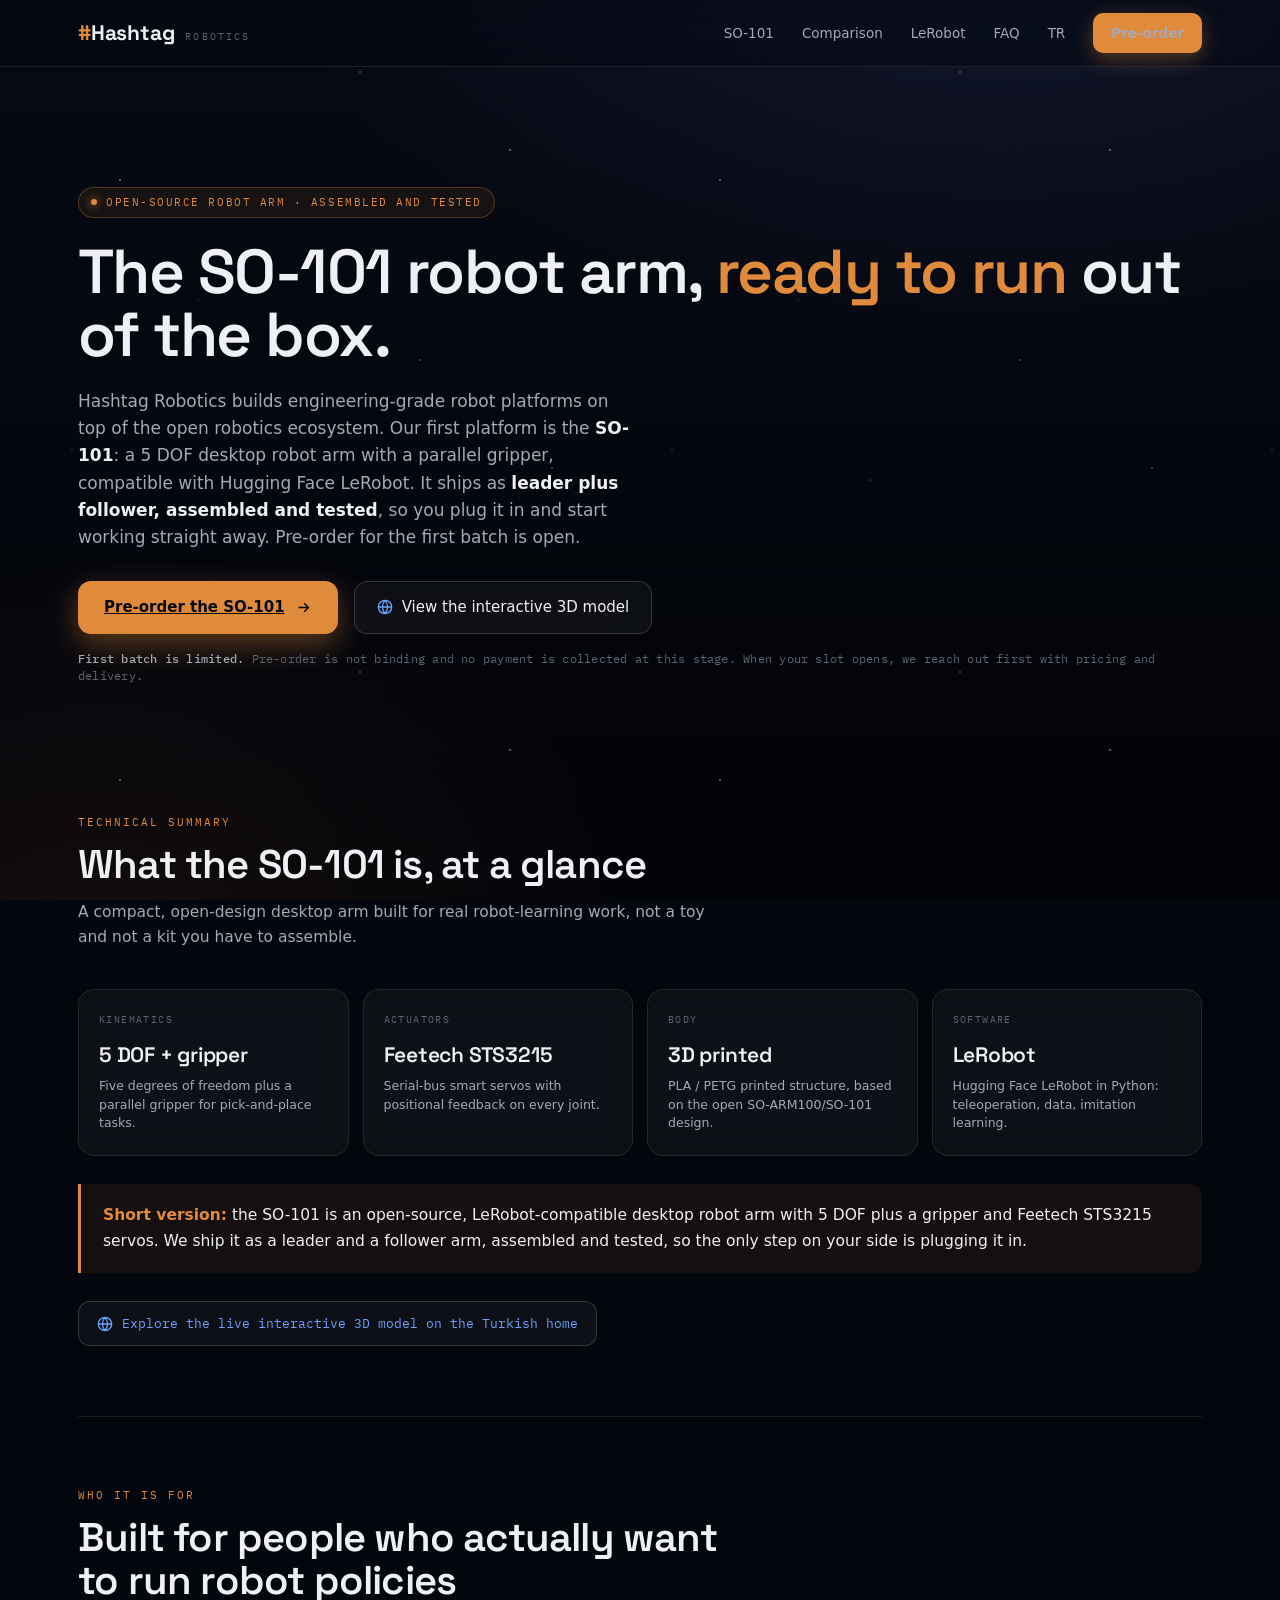
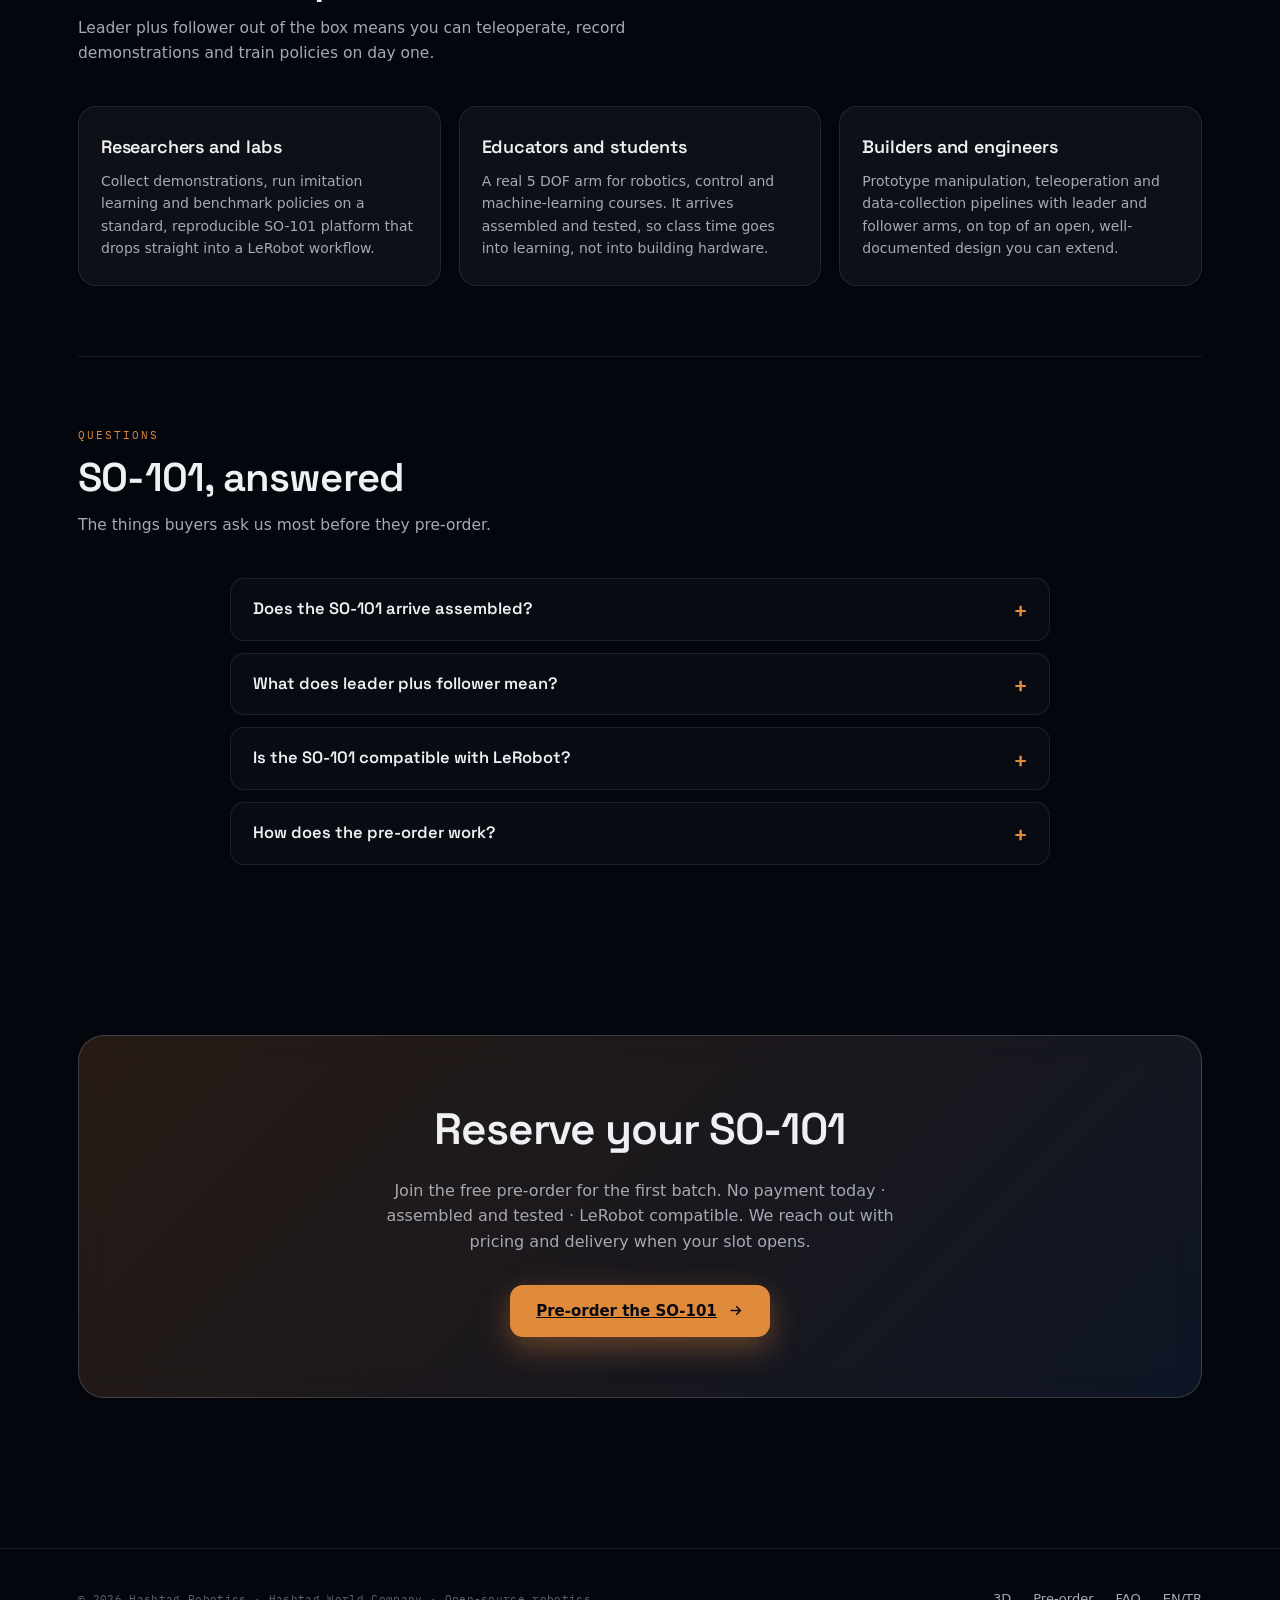
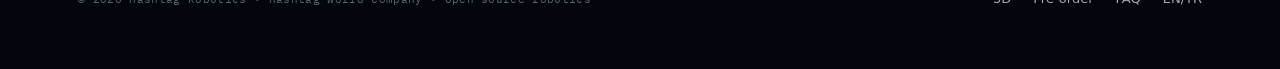
<file: en/index.html>
<!DOCTYPE html>
<html lang="en">
<head>
<meta charset="UTF-8" />
<meta name="viewport" content="width=device-width, initial-scale=1.0" />
<title>SO-101 Open-Source Robot Arm · Assembled, LeRobot-Compatible | Hashtag Robotics</title>
<meta name="description" content="Buy the SO-101 open-source robot arm, assembled and tested, ready to run. 5 DOF plus parallel gripper, Feetech STS3215 servos, Hugging Face LeRobot compatible. Leader plus follower. Free pre-order, no payment." />
<meta name="keywords" content="SO-101 robot arm, buy SO-101, SO-101 open-source robot arm, LeRobot arm, SO-ARM100, SO-ARM101, assembled robot arm, teleoperation robot arm, imitation learning arm, Hugging Face LeRobot, robotics education, Hashtag Robotics" />
<meta name="author" content="Hashtag Robotics" />
<meta name="robots" content="index, follow, max-image-preview:large" />
<meta name="theme-color" content="#0a0b0e" />
<link rel="canonical" href="https://labs.hashtagworldcompany.com/en/" />
<link rel="alternate" hreflang="tr" href="https://labs.hashtagworldcompany.com/" />
<link rel="alternate" hreflang="en" href="https://labs.hashtagworldcompany.com/en/" />
<link rel="alternate" hreflang="x-default" href="https://labs.hashtagworldcompany.com/en/" />
<link rel="icon" type="image/svg+xml" href="/assets/favicon.svg" />
<meta property="og:type" content="product" />
<meta property="og:site_name" content="Hashtag Robotics" />
<meta property="og:locale" content="en_US" />
<meta property="og:locale:alternate" content="tr_TR" />
<meta property="og:title" content="SO-101 Open-Source Robot Arm · Assembled, LeRobot-Compatible" />
<meta property="og:description" content="The SO-101 open-source robot arm, assembled and tested, ready to run. 5 DOF plus gripper, Feetech STS3215, LeRobot compatible. Free pre-order." />
<meta property="og:url" content="https://labs.hashtagworldcompany.com/en/" />
<meta property="og:image" content="https://labs.hashtagworldcompany.com/assets/og-cover.png" />
<meta property="og:image:width" content="1200" />
<meta property="og:image:height" content="630" />
<meta name="twitter:card" content="summary_large_image" />
<meta name="twitter:title" content="SO-101 Open-Source Robot Arm · Hashtag Robotics" />
<meta name="twitter:description" content="The SO-101 open-source robot arm, assembled and tested. 5 DOF plus gripper, LeRobot compatible. Free pre-order." />
<meta name="twitter:image" content="https://labs.hashtagworldcompany.com/assets/og-cover.png" />
<link rel="preconnect" href="https://fonts.googleapis.com" />
<link rel="preconnect" href="https://fonts.gstatic.com" crossorigin />
<link href="https://fonts.googleapis.com/css2?family=Space+Grotesk:wght@400;500;600;700&family=IBM+Plex+Mono:wght@400;500&display=swap" rel="stylesheet" />
<link rel="stylesheet" href="/product.css" />
<script type="application/ld+json">
{
  "@context": "https://schema.org",
  "@graph": [
    {
      "@type": "Organization",
      "@id": "https://labs.hashtagworldcompany.com/#org",
      "name": "Hashtag Robotics",
      "url": "https://labs.hashtagworldcompany.com/",
      "logo": "https://labs.hashtagworldcompany.com/assets/og-cover.png",
      "description": "Turkey-based open-source robotics maker. From robot arms to humanoids, Hashtag Robotics builds and sells engineering-grade robot platforms.",
      "parentOrganization": { "@type": "Organization", "name": "Hashtag World Company" },
      "knowsAbout": ["open-source robotics", "robot arm", "SO-101", "LeRobot", "humanoid robot", "teleoperation", "imitation learning", "STEM robotics"],
      "sameAs": ["https://github.com/mertozbas/hashtag-robotics"]
    },
    {
      "@type": "WebSite",
      "@id": "https://labs.hashtagworldcompany.com/en/#website",
      "url": "https://labs.hashtagworldcompany.com/en/",
      "name": "Hashtag Robotics",
      "inLanguage": "en-US",
      "publisher": { "@id": "https://labs.hashtagworldcompany.com/#org" }
    },
    {
      "@type": "Product",
      "@id": "https://labs.hashtagworldcompany.com/product#product",
      "name": "SO-101 Open-Source Robot Arm",
      "alternateName": ["SO-ARM101", "SO-ARM100", "SO101", "SO-101 Follower Arm"],
      "sku": "HR-SO101-LF",
      "mpn": "SO-101",
      "image": [
        "https://labs.hashtagworldcompany.com/assets/og-cover.png"
      ],
      "description": "5 DOF desktop robot arm with a parallel gripper, LeRobot compatible. Ships as leader plus follower, assembled and tested. Plug it in and start working. Built for education, research, teleoperation and imitation learning.",
      "brand": { "@type": "Brand", "name": "Hashtag Robotics" },
      "manufacturer": { "@id": "https://labs.hashtagworldcompany.com/#org" },
      "category": "Robot arm / Robotics",
      "material": "PLA / PETG · 3D printed",
      "url": "https://labs.hashtagworldcompany.com/en/product",
      "additionalProperty": [
        { "@type": "PropertyValue", "name": "Degrees of freedom", "value": "5 DOF + gripper" },
        { "@type": "PropertyValue", "name": "Actuator", "value": "Feetech STS3215 serial-bus servo" },
        { "@type": "PropertyValue", "name": "Software", "value": "Hugging Face LeRobot compatible" },
        { "@type": "PropertyValue", "name": "Delivery", "value": "Assembled and tested, plug and play" }
      ],
      "offers": {
        "@type": "Offer",
        "availability": "https://schema.org/PreOrder",
        "priceCurrency": "TRY",
        "itemCondition": "https://schema.org/NewCondition",
        "url": "https://labs.hashtagworldcompany.com/en/product",
        "seller": { "@id": "https://labs.hashtagworldcompany.com/#org" }
      }
    },
    {
      "@type": "BreadcrumbList",
      "itemListElement": [
        { "@type": "ListItem", "position": 1, "name": "Home", "item": "https://labs.hashtagworldcompany.com/en/" },
        { "@type": "ListItem", "position": 2, "name": "SO-101 Robot Arm", "item": "https://labs.hashtagworldcompany.com/en/product" }
      ]
    },
    {
      "@type": "FAQPage",
      "@id": "https://labs.hashtagworldcompany.com/en/#faq",
      "inLanguage": "en-US",
      "mainEntity": [
        {
          "@type": "Question",
          "name": "Does the SO-101 arrive assembled?",
          "acceptedText": "Yes.",
          "acceptedAnswer": { "@type": "Answer", "text": "Yes. The SO-101 ships fully assembled and tested. It is not a kit, so there is no build step. You plug it in and start working with it right away." }
        },
        {
          "@type": "Question",
          "name": "What does leader plus follower mean?",
          "acceptedAnswer": { "@type": "Answer", "text": "The SO-101 comes as two arms. The leader is the operator-guided controller arm you move by hand, and the follower is the task arm that mirrors it. Together they let you teleoperate and record demonstrations for imitation learning." }
        },
        {
          "@type": "Question",
          "name": "Is the SO-101 compatible with LeRobot?",
          "acceptedAnswer": { "@type": "Answer", "text": "Yes. The SO-101 is compatible with Hugging Face LeRobot in Python, covering teleoperation, data collection, imitation learning and policy training. It is based on the open SO-ARM100/SO-101 design." }
        },
        {
          "@type": "Question",
          "name": "How does the pre-order work?",
          "acceptedAnswer": { "@type": "Answer", "text": "Pre-order is free and collects no payment today. You register your interest, and when your slot opens we reach out first with pricing and delivery details." }
        }
      ]
    }
  ]
}
</script>
<style>
  main.article { max-width: 1180px; margin: 0 auto; padding: 120px 28px 0; }
  .article .lead { font-size: 17px; line-height: 1.6; color: var(--txt-dim); max-width: 560px; margin-bottom: 30px; }
  .article .lead b { color: var(--txt); font-weight: 600; }
  .who-grid { display: grid; grid-template-columns: repeat(3, 1fr); gap: 18px; }
  .who-card { background: var(--glass); border: 1px solid var(--line); border-radius: 18px; padding: 26px 22px; backdrop-filter: blur(14px); transition: transform 0.18s, border-color 0.18s; }
  .who-card:hover { transform: translateY(-3px); border-color: var(--line-strong); }
  .who-card h3 { font-family: "Space Grotesk", system-ui, sans-serif; font-weight: 600; font-size: 18px; margin-bottom: 10px; letter-spacing: -0.01em; }
  .who-card p { font-size: 14px; color: var(--txt-dim); line-height: 1.6; }
  .answer-box { border-left: 3px solid var(--accent); background: rgba(224,138,60,0.08); border-radius: 0 12px 12px 0; padding: 18px 22px; margin: 28px 0; font-size: 15.5px; line-height: 1.7; color: var(--txt); }
  .answer-box b { color: var(--accent); font-weight: 600; }
  .demo-link { display: inline-flex; align-items: center; gap: 9px; font-family: "IBM Plex Mono", ui-monospace, monospace; font-size: 13px; color: var(--accent-2); text-decoration: none; border: 1px solid var(--line-strong); background: var(--glass); padding: 12px 18px; border-radius: 12px; transition: all 0.16s; }
  .demo-link:hover { background: var(--glass-strong); transform: translateY(-2px); }
  .demo-link svg { width: 16px; height: 16px; }
  @media (max-width: 860px) { .who-grid { grid-template-columns: 1fr; } }
  @media (max-width: 760px) { main.article { padding: 96px 20px 0; } }
</style>
</head>
<body>
<div id="space"></div>
<div id="stars"></div>

<nav id="nav"><div class="wrap">
  <a class="brand" href="/en/"><span class="mark"><b>#</b>Hashtag</span><span class="tag">Robotics</span></a>
  <div class="nav-links">
    <a href="/en/product">SO-101</a>
    <a href="/so101-karsilastirma">Comparison</a>
    <a href="/lerobot-kurulum">LeRobot</a>
    <a href="/sss">FAQ</a>
    <a class="nav-back" href="/">TR</a>
    <a class="nav-cta" href="/en/product">Pre-order</a>
  </div>
</div></nav>

<main class="article">

  <section class="hero" style="padding-top:0;">
    <div class="eyebrow"><span class="dot"></span>Open-source robot arm · Assembled and tested</div>
    <h1>The SO-101 robot arm, <em>ready to run</em> out of the box.</h1>
    <p class="lead">Hashtag Robotics builds engineering-grade robot platforms on top of the open robotics ecosystem. Our first platform is the <b>SO-101</b>: a 5 DOF desktop robot arm with a parallel gripper, compatible with Hugging Face LeRobot. It ships as <b>leader plus follower, assembled and tested</b>, so you plug it in and start working straight away. Pre-order for the first batch is open.</p>
    <div class="hero-actions">
      <a class="btn-primary" href="/en/product">
        Pre-order the SO-101
        <svg viewBox="0 0 24 24" fill="none" stroke="currentColor" stroke-width="2"><path d="M5 12h14M13 6l6 6-6 6"/></svg>
      </a>
      <a class="btn-ghost" href="/">
        <svg viewBox="0 0 24 24" fill="none" stroke="currentColor" stroke-width="2"><path d="M12 2a10 10 0 1 0 0 20 10 10 0 0 0 0-20zM2 12h20M12 2a15 15 0 0 1 0 20M12 2a15 15 0 0 0 0 20"/></svg>
        View the interactive 3D model
      </a>
    </div>
    <p class="free-note"><b>First batch is limited.</b> Pre-order is not binding and no payment is collected at this stage. When your slot opens, we reach out first with pricing and delivery.</p>
  </section>

  <section class="sec">
    <div class="sec-head">
      <div class="sec-kicker">Technical summary</div>
      <h2 class="sec-title">What the SO-101 is, at a glance</h2>
      <p class="sec-sub">A compact, open-design desktop arm built for real robot-learning work, not a toy and not a kit you have to assemble.</p>
    </div>
    <div class="specs-grid">
      <div class="spec-card">
        <div class="k">Kinematics</div>
        <div class="v">5 DOF + gripper<small>Five degrees of freedom plus a parallel gripper for pick-and-place tasks.</small></div>
      </div>
      <div class="spec-card">
        <div class="k">Actuators</div>
        <div class="v">Feetech STS3215<small>Serial-bus smart servos with positional feedback on every joint.</small></div>
      </div>
      <div class="spec-card">
        <div class="k">Body</div>
        <div class="v">3D printed<small>PLA / PETG printed structure, based on the open SO-ARM100/SO-101 design.</small></div>
      </div>
      <div class="spec-card">
        <div class="k">Software</div>
        <div class="v">LeRobot<small>Hugging Face LeRobot in Python: teleoperation, data, imitation learning.</small></div>
      </div>
    </div>

    <div class="answer-box">
      <b>Short version:</b> the SO-101 is an open-source, LeRobot-compatible desktop robot arm with 5 DOF plus a gripper and Feetech STS3215 servos. We ship it as a leader and a follower arm, assembled and tested, so the only step on your side is plugging it in.
    </div>

    <p style="margin-top:24px;">
      <a class="demo-link" href="/">
        <svg viewBox="0 0 24 24" fill="none" stroke="currentColor" stroke-width="2"><path d="M12 2a10 10 0 1 0 0 20 10 10 0 0 0 0-20zM2 12h20M12 2a15 15 0 0 1 0 20M12 2a15 15 0 0 0 0 20"/></svg>
        Explore the live interactive 3D model on the Turkish home
      </a>
    </p>
  </section>

  <div class="rule"></div>

  <section class="sec">
    <div class="sec-head">
      <div class="sec-kicker">Who it is for</div>
      <h2 class="sec-title">Built for people who actually want to run robot policies</h2>
      <p class="sec-sub">Leader plus follower out of the box means you can teleoperate, record demonstrations and train policies on day one.</p>
    </div>
    <div class="who-grid">
      <div class="who-card">
        <h3>Researchers and labs</h3>
        <p>Collect demonstrations, run imitation learning and benchmark policies on a standard, reproducible SO-101 platform that drops straight into a LeRobot workflow.</p>
      </div>
      <div class="who-card">
        <h3>Educators and students</h3>
        <p>A real 5 DOF arm for robotics, control and machine-learning courses. It arrives assembled and tested, so class time goes into learning, not into building hardware.</p>
      </div>
      <div class="who-card">
        <h3>Builders and engineers</h3>
        <p>Prototype manipulation, teleoperation and data-collection pipelines with leader and follower arms, on top of an open, well-documented design you can extend.</p>
      </div>
    </div>
  </section>

  <div class="rule"></div>

  <section class="sec">
    <div class="sec-head">
      <div class="sec-kicker">Questions</div>
      <h2 class="sec-title">SO-101, answered</h2>
      <p class="sec-sub">The things buyers ask us most before they pre-order.</p>
    </div>
    <div class="faq">
      <details class="faq-item">
        <summary>Does the SO-101 arrive assembled?</summary>
        <p>Yes. The SO-101 ships fully assembled and tested. It is not a kit, so there is no build step on your side. You plug it in and start working with it right away.</p>
      </details>
      <details class="faq-item">
        <summary>What does leader plus follower mean?</summary>
        <p>The SO-101 comes as two arms. The leader is the operator-guided controller arm you move by hand, and the follower is the task arm that mirrors it. Together they let you teleoperate and record demonstrations for imitation learning.</p>
      </details>
      <details class="faq-item">
        <summary>Is the SO-101 compatible with LeRobot?</summary>
        <p>Yes. The SO-101 is compatible with Hugging Face LeRobot in Python, covering teleoperation, data collection, imitation learning and policy training. It is based on the open SO-ARM100/SO-101 design. SO-100 is the earlier version and SO-101 is the current one; SO-ARM100 and SO-ARM101 are the same family naming.</p>
      </details>
      <details class="faq-item">
        <summary>How does the pre-order work?</summary>
        <p>Pre-order is free and collects no payment today. You register your interest, and when your slot opens we reach out first with pricing and delivery details. There is no commitment at this stage.</p>
      </details>
    </div>
  </section>

  <section class="sec">
    <div class="cta-band reveal">
      <h2>Reserve your SO-101</h2>
      <p>Join the free pre-order for the first batch. No payment today · assembled and tested · LeRobot compatible. We reach out with pricing and delivery when your slot opens.</p>
      <a class="btn-primary" href="/en/product">
        Pre-order the SO-101
        <svg viewBox="0 0 24 24" fill="none" stroke="currentColor" stroke-width="2"><path d="M5 12h14M13 6l6 6-6 6"/></svg>
      </a>
    </div>
  </section>

</main>

<footer><div class="wrap">
  <div class="fnote">© <span id="year">2026</span> Hashtag Robotics · Hashtag World Company · Open-source robotics</div>
  <div style="display:flex; gap:22px; flex-wrap:wrap;">
    <a href="/">3D</a><a href="/en/product">Pre-order</a><a href="/sss">FAQ</a><a href="/">EN/TR</a>
  </div>
</div></footer>

<script>document.getElementById('year').textContent=new Date().getFullYear();</script>
</body>
</html>
</file>
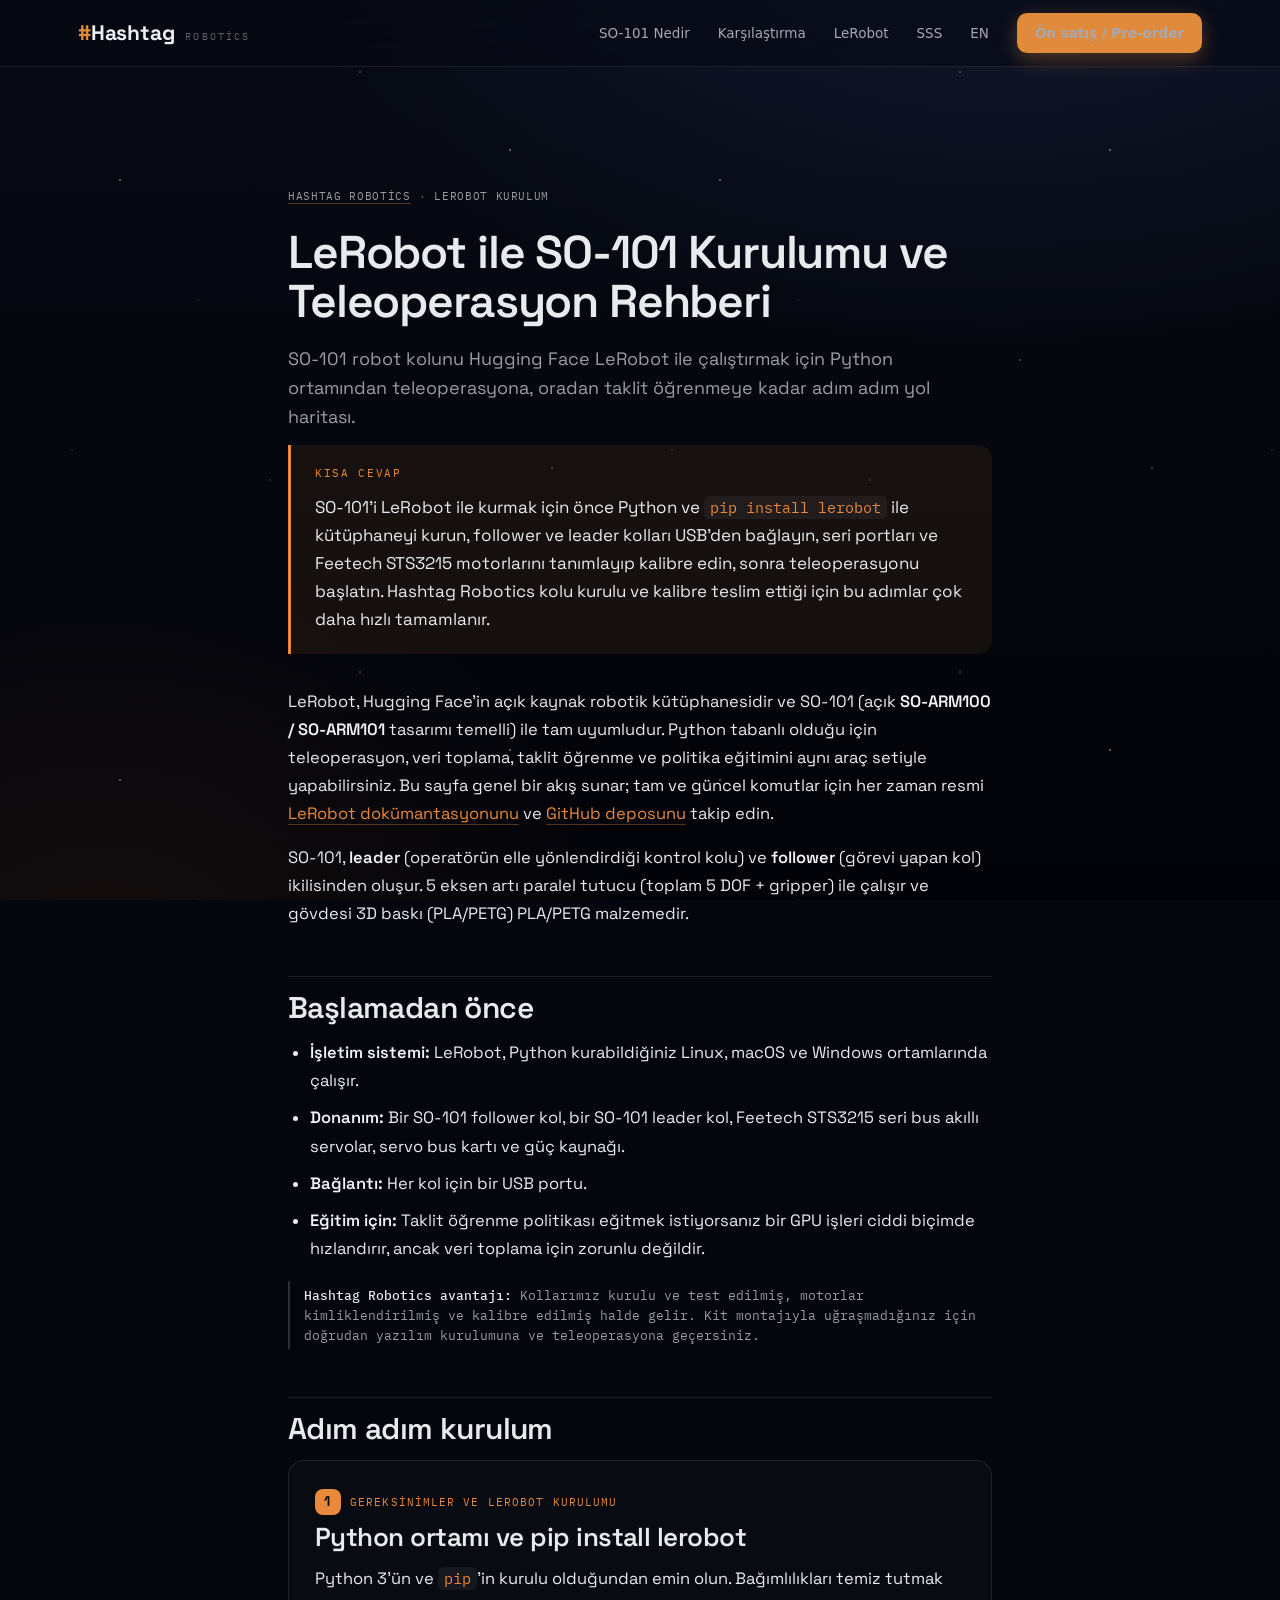
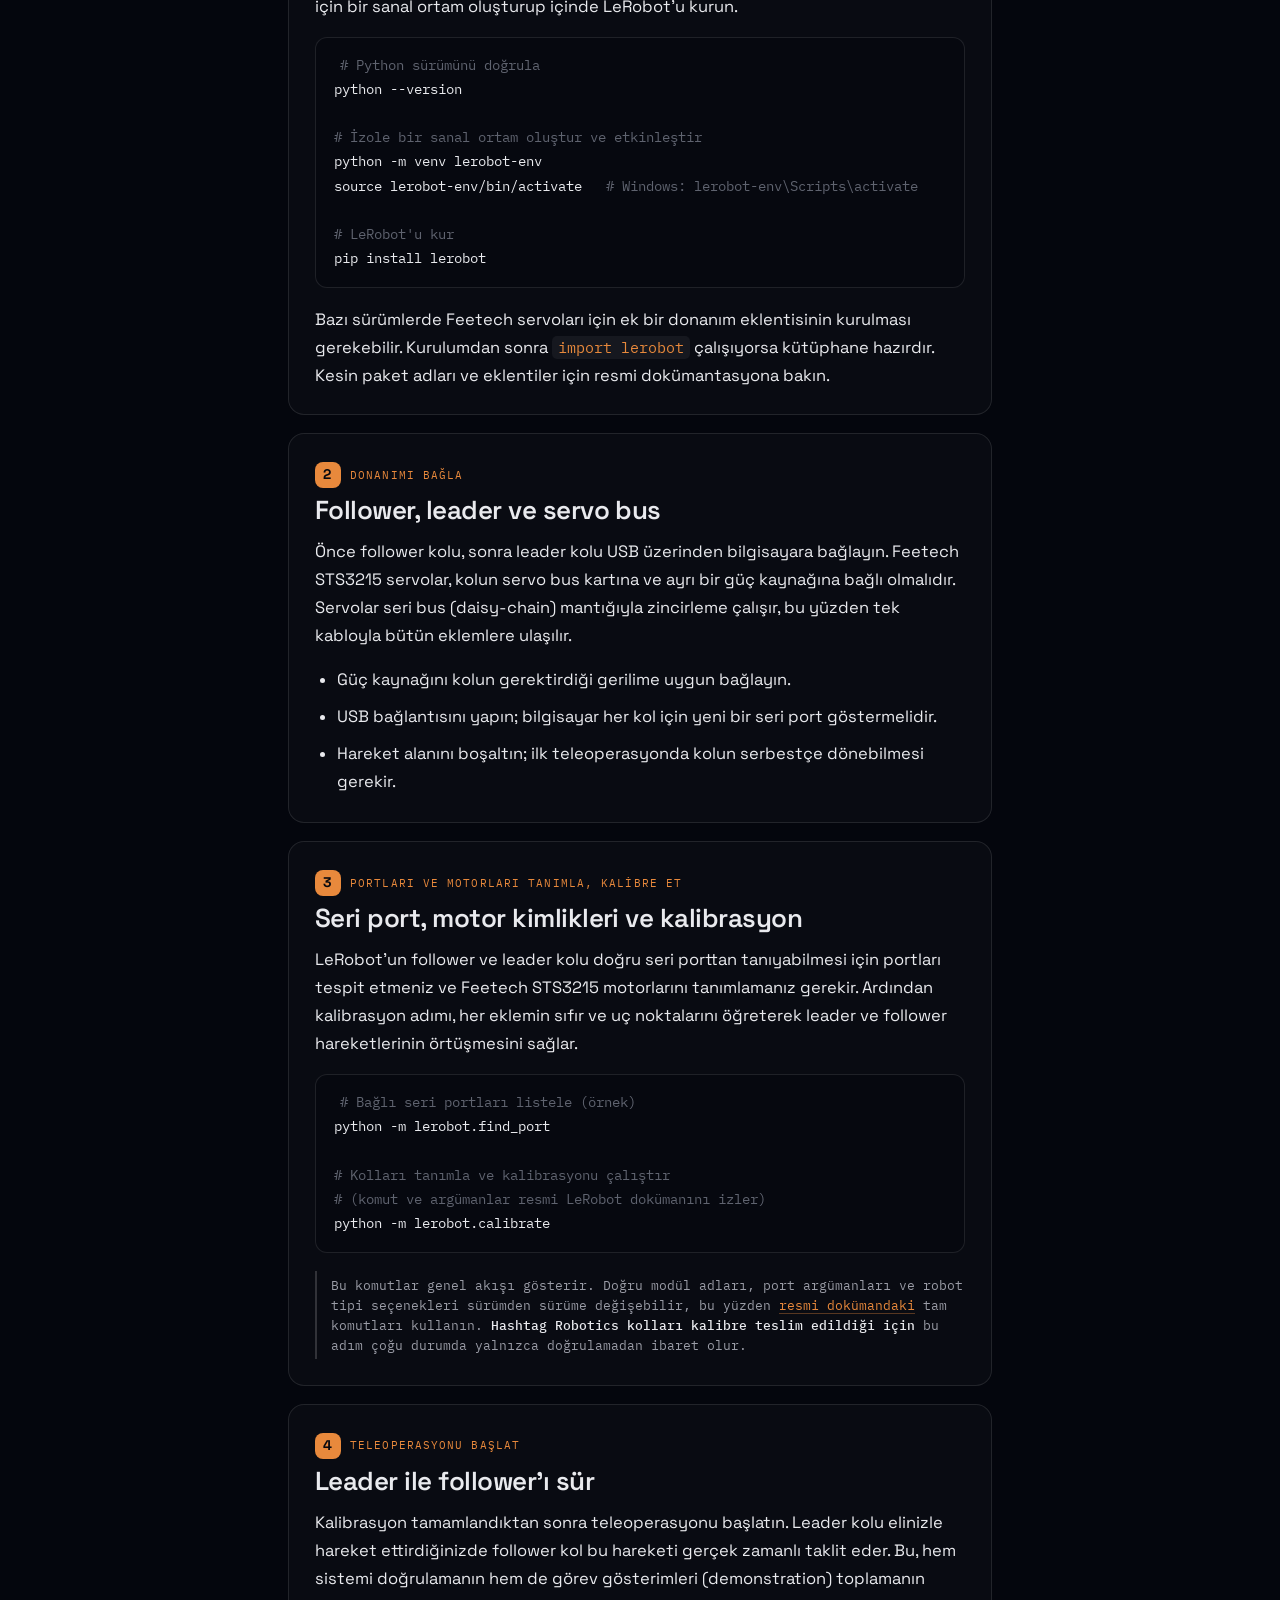
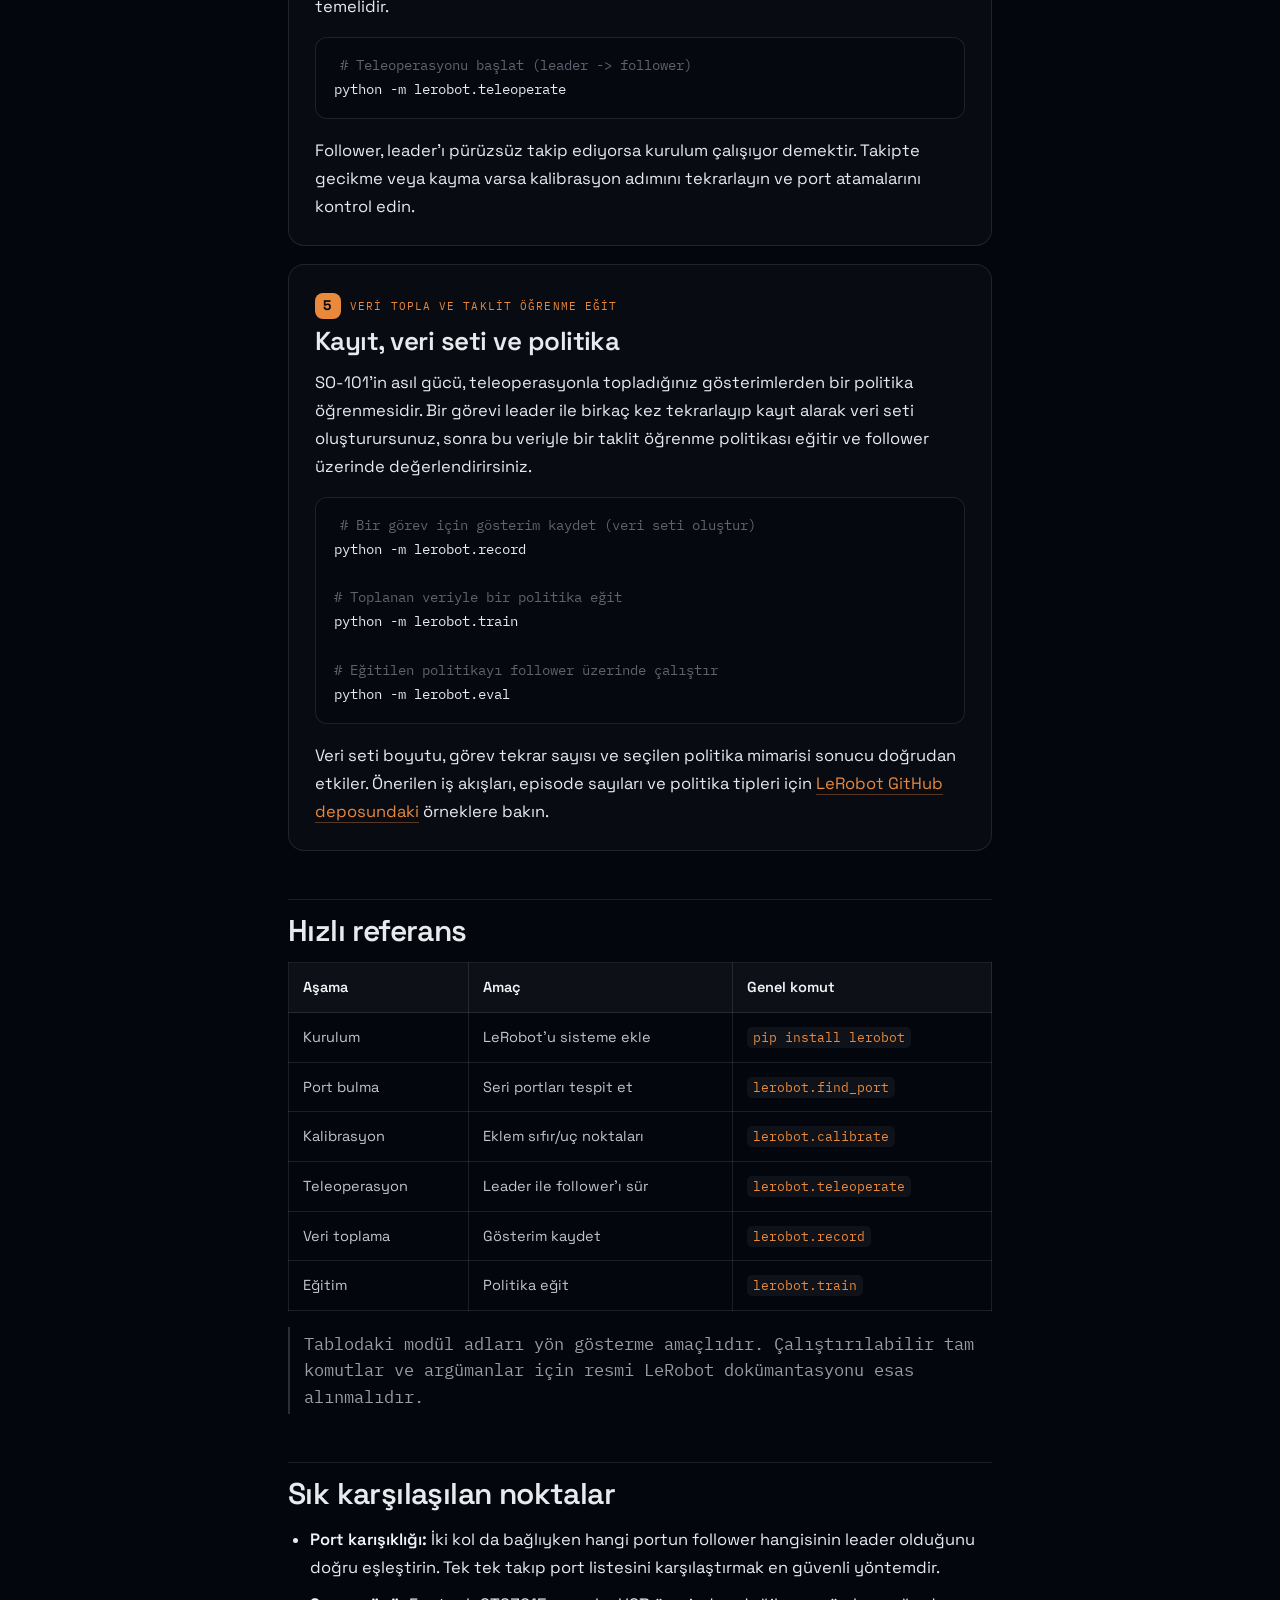
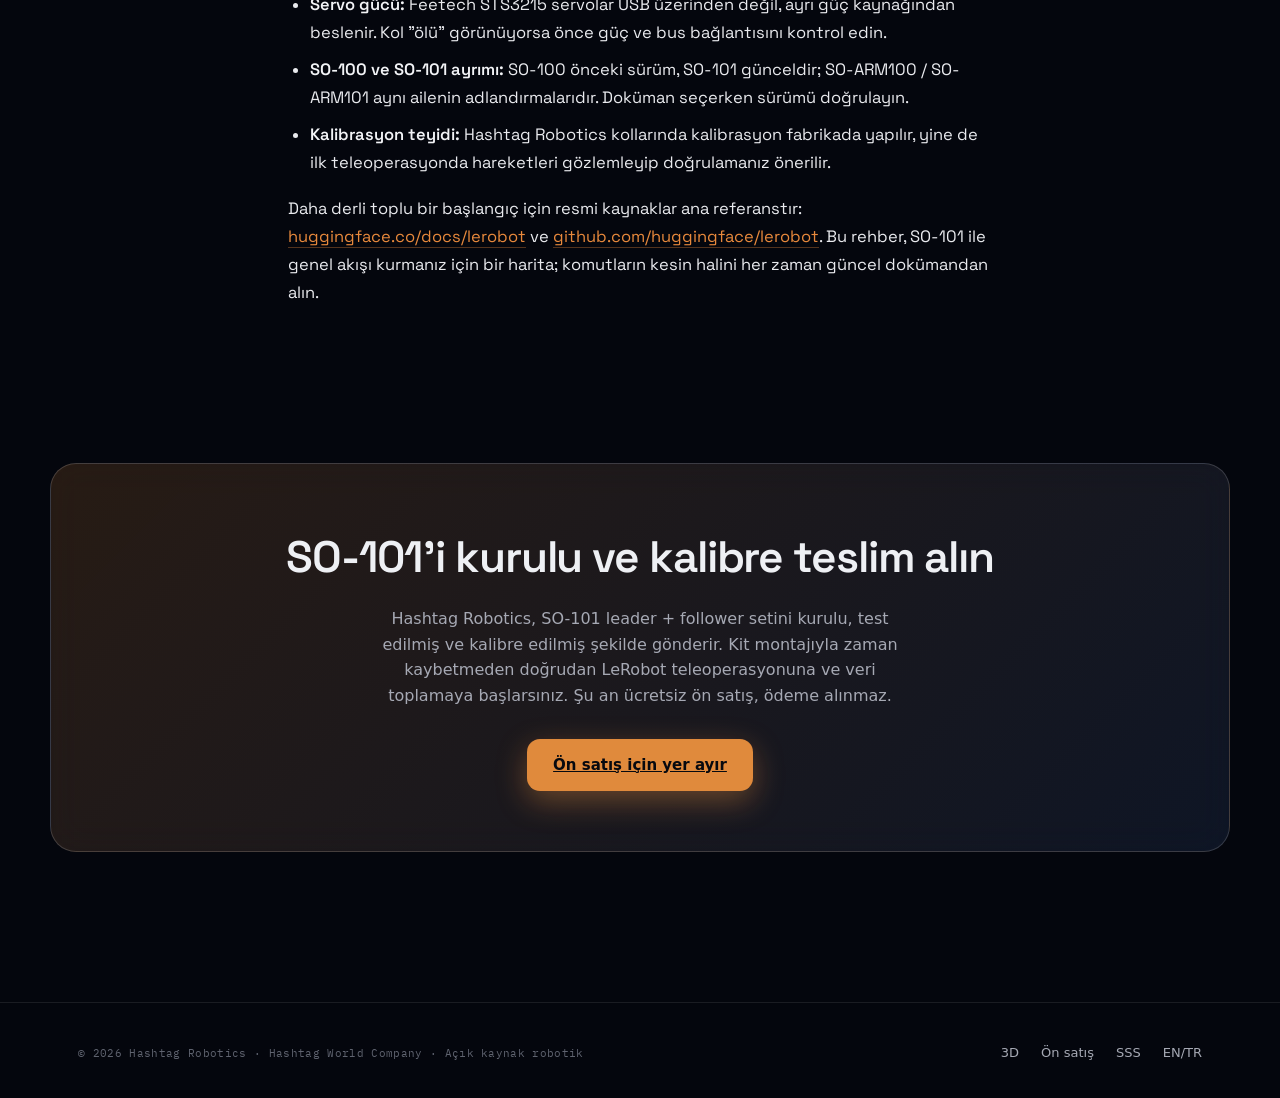
<file: lerobot-kurulum.html>
<!DOCTYPE html>
<html lang="tr">
<head>
<meta charset="UTF-8" />
<meta name="viewport" content="width=device-width, initial-scale=1.0" />
<title>LeRobot ile SO-101 Kurulumu ve Teleoperasyon Rehberi | Hashtag Robotics</title>
<meta name="description" content="SO-101 robot kolunu Hugging Face LeRobot ile kurma rehberi: Python ortamı, pip install lerobot, follower ve leader kolların USB bağlantısı, Feetech STS3215 servo kalibrasyonu, teleoperasyon ve taklit öğrenme. Hashtag Robotics kolları kurulu ve kalibre teslim eder." />
<meta name="keywords" content="LeRobot kurulum, SO-101 LeRobot setup, teleoperasyon nasıl, Feetech STS3215, SO-101 kurulum, SO-ARM100, LeRobot teleoperasyon, taklit öğrenme, Hugging Face LeRobot, robot kol kalibrasyon" />
<meta name="author" content="Hashtag Robotics" />
<meta name="robots" content="index, follow, max-image-preview:large" />
<meta name="theme-color" content="#0a0b0e" />
<link rel="canonical" href="https://labs.hashtagworldcompany.com/lerobot-kurulum" />
<link rel="alternate" hreflang="tr" href="https://labs.hashtagworldcompany.com/lerobot-kurulum" />
<link rel="alternate" hreflang="x-default" href="https://labs.hashtagworldcompany.com/lerobot-kurulum" />
<link rel="icon" type="image/svg+xml" href="/assets/favicon.svg" />
<meta property="og:type" content="website" />
<meta property="og:site_name" content="Hashtag Robotics" />
<meta property="og:locale" content="tr_TR" />
<meta property="og:title" content="LeRobot ile SO-101 Kurulumu ve Teleoperasyon Rehberi" />
<meta property="og:description" content="Python, pip install lerobot, follower + leader USB bağlantısı, Feetech STS3215 kalibrasyonu, teleoperasyon ve taklit öğrenme. Adım adım SO-101 kurulum rehberi." />
<meta property="og:url" content="https://labs.hashtagworldcompany.com/lerobot-kurulum" />
<meta property="og:image" content="https://labs.hashtagworldcompany.com/assets/og-cover.png" />
<meta property="og:image:width" content="1200" /><meta property="og:image:height" content="630" />
<meta name="twitter:card" content="summary_large_image" />
<meta name="twitter:title" content="LeRobot ile SO-101 Kurulumu ve Teleoperasyon Rehberi" /><meta name="twitter:description" content="Adım adım: Python ortamı, pip install lerobot, USB bağlantısı, Feetech STS3215 kalibrasyonu, teleoperasyon ve taklit öğrenme." />
<meta name="twitter:image" content="https://labs.hashtagworldcompany.com/assets/og-cover.png" />
<link rel="preconnect" href="https://fonts.googleapis.com" />
<link rel="preconnect" href="https://fonts.gstatic.com" crossorigin />
<link href="https://fonts.googleapis.com/css2?family=Space+Grotesk:wght@400;500;600;700&family=IBM+Plex+Mono:wght@400;500&display=swap" rel="stylesheet" />
<link rel="stylesheet" href="/product.css" />
<script type="application/ld+json">
{
  "@context": "https://schema.org",
  "@graph": [
    {
      "@type": "Organization",
      "@id": "https://labs.hashtagworldcompany.com/#org",
      "name": "Hashtag Robotics",
      "url": "https://labs.hashtagworldcompany.com/",
      "logo": "https://labs.hashtagworldcompany.com/assets/og-cover.png",
      "parentOrganization": "Hashtag World Company"
    },
    {
      "@type": "HowTo",
      "name": "LeRobot ile SO-101 Kurulumu ve Teleoperasyon",
      "description": "SO-101 robot kolunu Hugging Face LeRobot ile kurma, Feetech STS3215 servolarını kalibre etme, teleoperasyon başlatma ve taklit öğrenme için veri toplama adımları.",
      "inLanguage": "tr",
      "image": "https://labs.hashtagworldcompany.com/assets/og-cover.png",
      "publisher": { "@id": "https://labs.hashtagworldcompany.com/#org" },
      "tool": [
        { "@type": "HowToTool", "name": "SO-101 follower kol" },
        { "@type": "HowToTool", "name": "SO-101 leader kol" },
        { "@type": "HowToTool", "name": "Feetech STS3215 servo bus kartı" },
        { "@type": "HowToTool", "name": "USB kablo" }
      ],
      "supply": [
        { "@type": "HowToSupply", "name": "Python 3" },
        { "@type": "HowToSupply", "name": "pip" },
        { "@type": "HowToSupply", "name": "LeRobot (lerobot)" }
      ],
      "step": [
        {
          "@type": "HowToStep",
          "name": "Gereksinimler ve LeRobot kurulumu",
          "url": "https://labs.hashtagworldcompany.com/lerobot-kurulum#adim-1",
          "text": "Python 3 ve pip kurulu olsun. Sanal ortam oluşturup pip install lerobot komutuyla LeRobot kütüphanesini kurun."
        },
        {
          "@type": "HowToStep",
          "name": "Donanımı bağla",
          "url": "https://labs.hashtagworldcompany.com/lerobot-kurulum#adim-2",
          "text": "Follower ve leader kolları USB üzerinden bilgisayara bağlayın. Feetech STS3215 servoları servo bus kartına ve güç kaynağına takın."
        },
        {
          "@type": "HowToStep",
          "name": "Portları ve motorları tanımla, kalibre et",
          "url": "https://labs.hashtagworldcompany.com/lerobot-kurulum#adim-3",
          "text": "Seri portları tespit edin, leader ve follower kolların motorlarını tanımlayın ve LeRobot kalibrasyon adımını çalıştırın."
        },
        {
          "@type": "HowToStep",
          "name": "Teleoperasyonu başlat",
          "url": "https://labs.hashtagworldcompany.com/lerobot-kurulum#adim-4",
          "text": "Teleoperasyonu başlatın; leader kolu hareket ettirin, follower kol hareketleri gerçek zamanlı takip etsin."
        },
        {
          "@type": "HowToStep",
          "name": "Veri topla ve taklit öğrenme eğit",
          "url": "https://labs.hashtagworldcompany.com/lerobot-kurulum#adim-5",
          "text": "Teleoperasyon sırasında bir görev için kayıt yaparak veri seti toplayın, ardından taklit öğrenme politikası eğitip değerlendirin."
        }
      ]
    },
    {
      "@type": "BreadcrumbList",
      "itemListElement": [
        { "@type": "ListItem", "position": 1, "name": "Hashtag Robotics", "item": "https://labs.hashtagworldcompany.com/" },
        { "@type": "ListItem", "position": 2, "name": "LeRobot Kurulum", "item": "https://labs.hashtagworldcompany.com/lerobot-kurulum" }
      ]
    }
  ]
}
</script>
<style>
  .article {
    max-width: 760px;
    margin: 0 auto;
    padding: 120px 28px 40px;
    font-family: "Space Grotesk", system-ui, sans-serif;
    color: #e9eaee;
    line-height: 1.7;
  }
  .article .crumbs {
    font-family: "IBM Plex Mono", ui-monospace, Menlo, monospace;
    font-size: 11px;
    letter-spacing: 0.06em;
    text-transform: uppercase;
    color: #9a9ca6;
    margin-bottom: 22px;
  }
  .article .crumbs a { color: #9a9ca6; text-decoration: none; }
  .article .crumbs a:hover { color: #e8893c; }
  .article .crumbs span { color: #5f636f; margin: 0 8px; }
  .article h1 {
    font-family: "Space Grotesk", sans-serif;
    font-weight: 600;
    font-size: clamp(30px, 5vw, 46px);
    line-height: 1.08;
    letter-spacing: -0.025em;
    margin: 0 0 18px;
  }
  .article .standfirst {
    font-size: 18px;
    color: #9a9ca6;
    line-height: 1.6;
    margin-bottom: 14px;
  }
  .article h2 {
    font-family: "Space Grotesk", sans-serif;
    font-weight: 600;
    font-size: clamp(22px, 3.2vw, 30px);
    letter-spacing: -0.02em;
    line-height: 1.15;
    margin: 48px 0 14px;
    padding-top: 14px;
    border-top: 1px solid rgba(255,255,255,.1);
  }
  .article h3 {
    font-family: "Space Grotesk", sans-serif;
    font-weight: 600;
    font-size: 19px;
    letter-spacing: -0.01em;
    margin: 30px 0 10px;
  }
  .article p { margin: 0 0 16px; font-size: 16.5px; }
  .article ul, .article ol { margin: 0 0 18px; padding-left: 22px; }
  .article li { margin-bottom: 9px; font-size: 16.5px; }
  .article a { color: #e8893c; text-decoration: none; border-bottom: 1px solid rgba(232,137,60,.35); }
  .article a:hover { border-bottom-color: #e8893c; }
  .article strong { color: #f2f3f6; font-weight: 600; }
  .answer-box {
    border-left: 3px solid #e8893c;
    background: rgba(232,137,60,.08);
    border-radius: 0 14px 14px 0;
    padding: 20px 24px;
    margin: 0 0 34px;
  }
  .answer-box p { margin: 0; font-size: 17px; line-height: 1.65; }
  .answer-box .label {
    display: block;
    font-family: "IBM Plex Mono", ui-monospace, monospace;
    font-size: 10.5px;
    letter-spacing: 0.16em;
    text-transform: uppercase;
    color: #e8893c;
    margin-bottom: 10px;
  }
  .article pre {
    background: #06080f;
    border: 1px solid rgba(255,255,255,.1);
    border-radius: 12px;
    padding: 16px 18px;
    overflow-x: auto;
    margin: 0 0 18px;
  }
  .article pre code {
    font-family: "IBM Plex Mono", ui-monospace, Menlo, monospace;
    font-size: 13.5px;
    line-height: 1.7;
    color: #e9eaee;
    background: none;
    white-space: pre;
  }
  .article code {
    font-family: "IBM Plex Mono", ui-monospace, Menlo, monospace;
    font-size: 0.88em;
    color: #e8893c;
    background: rgba(255,255,255,.05);
    padding: 2px 6px;
    border-radius: 5px;
  }
  .article pre code .cmt { color: #5f636f; }
  .step-card {
    border: 1px solid rgba(255,255,255,.1);
    background: rgba(255,255,255,.025);
    border-radius: 16px;
    padding: 26px 26px 8px;
    margin: 0 0 18px;
  }
  .step-card .step-tag {
    display: inline-flex;
    align-items: center;
    gap: 9px;
    font-family: "IBM Plex Mono", ui-monospace, monospace;
    font-size: 11px;
    letter-spacing: 0.1em;
    text-transform: uppercase;
    color: #e8893c;
    margin-bottom: 8px;
  }
  .step-card .step-tag b {
    width: 26px; height: 26px; border-radius: 8px;
    background: #e8893c; color: #07090f;
    display: inline-flex; align-items: center; justify-content: center;
    font-family: "Space Grotesk", sans-serif; font-weight: 700; font-size: 14px;
  }
  .step-card h2 {
    border-top: 0;
    padding-top: 0;
    margin: 0 0 12px;
    font-size: clamp(20px, 2.8vw, 26px);
  }
  .note {
    font-family: "IBM Plex Mono", ui-monospace, monospace;
    font-size: 12.5px;
    line-height: 1.6;
    color: #9a9ca6;
    border-left: 2px solid rgba(255,255,255,.16);
    padding: 4px 0 4px 14px;
    margin: 0 0 18px;
  }
  .note b { color: #e9eaee; font-weight: 500; }
  .article table {
    width: 100%;
    border-collapse: collapse;
    margin: 0 0 22px;
    font-size: 14.5px;
  }
  .article th, .article td {
    border: 1px solid rgba(255,255,255,.1);
    padding: 12px 14px;
    text-align: left;
    vertical-align: top;
  }
  .article th {
    background: rgba(255,255,255,.045);
    font-family: "Space Grotesk", sans-serif;
    font-weight: 600;
    color: #f2f3f6;
  }
  .article td { color: #c4c6cd; }
  @media (max-width: 560px) {
    .article { padding: 100px 20px 30px; }
    .step-card { padding: 22px 20px 6px; }
    .article pre { padding: 14px; }
  }
</style>
</head>
<body>
<div id="space"></div>
<div id="stars"></div>

<nav id="nav"><div class="wrap">
  <a class="brand" href="/"><span class="mark"><b>#</b>Hashtag</span><span class="tag">Robotics</span></a>
  <div class="nav-links">
    <a href="/so101-nedir">SO-101 Nedir</a>
    <a href="/so101-karsilastirma">Karşılaştırma</a>
    <a href="/lerobot-kurulum">LeRobot</a>
    <a href="/sss">SSS</a>
    <a class="nav-back" href="/en/">EN</a>
    <a class="nav-cta" href="/product">Ön satış / Pre-order</a>
  </div>
</div></nav>

<main>
  <article class="article">
    <div class="crumbs">
      <a href="/">Hashtag Robotics</a><span>·</span>LeRobot Kurulum
    </div>

    <h1>LeRobot ile SO-101 Kurulumu ve Teleoperasyon Rehberi</h1>
    <p class="standfirst">SO-101 robot kolunu Hugging Face LeRobot ile çalıştırmak için Python ortamından teleoperasyona, oradan taklit öğrenmeye kadar adım adım yol haritası.</p>

    <div class="answer-box">
      <span class="label">Kısa cevap</span>
      <p>SO-101'i LeRobot ile kurmak için önce Python ve <code>pip install lerobot</code> ile kütüphaneyi kurun, follower ve leader kolları USB'den bağlayın, seri portları ve Feetech STS3215 motorlarını tanımlayıp kalibre edin, sonra teleoperasyonu başlatın. Hashtag Robotics kolu kurulu ve kalibre teslim ettiği için bu adımlar çok daha hızlı tamamlanır.</p>
    </div>

    <p>LeRobot, Hugging Face'in açık kaynak robotik kütüphanesidir ve SO-101 (açık <strong>SO-ARM100 / SO-ARM101</strong> tasarımı temelli) ile tam uyumludur. Python tabanlı olduğu için teleoperasyon, veri toplama, taklit öğrenme ve politika eğitimini aynı araç setiyle yapabilirsiniz. Bu sayfa genel bir akış sunar; tam ve güncel komutlar için her zaman resmi <a href="https://huggingface.co/docs/lerobot" rel="noopener">LeRobot dokümantasyonunu</a> ve <a href="https://github.com/huggingface/lerobot" rel="noopener">GitHub deposunu</a> takip edin.</p>

    <p>SO-101, <strong>leader</strong> (operatörün elle yönlendirdiği kontrol kolu) ve <strong>follower</strong> (görevi yapan kol) ikilisinden oluşur. 5 eksen artı paralel tutucu (toplam 5 DOF + gripper) ile çalışır ve gövdesi 3D baskı (PLA/PETG) PLA/PETG malzemedir.</p>

    <h2>Başlamadan önce</h2>
    <ul>
      <li><strong>İşletim sistemi:</strong> LeRobot, Python kurabildiğiniz Linux, macOS ve Windows ortamlarında çalışır.</li>
      <li><strong>Donanım:</strong> Bir SO-101 follower kol, bir SO-101 leader kol, Feetech STS3215 seri bus akıllı servolar, servo bus kartı ve güç kaynağı.</li>
      <li><strong>Bağlantı:</strong> Her kol için bir USB portu.</li>
      <li><strong>Eğitim için:</strong> Taklit öğrenme politikası eğitmek istiyorsanız bir GPU işleri ciddi biçimde hızlandırır, ancak veri toplama için zorunlu değildir.</li>
    </ul>

    <div class="note">
      <b>Hashtag Robotics avantajı:</b> Kollarımız kurulu ve test edilmiş, motorlar kimliklendirilmiş ve kalibre edilmiş halde gelir. Kit montajıyla uğraşmadığınız için doğrudan yazılım kurulumuna ve teleoperasyona geçersiniz.
    </div>

    <h2>Adım adım kurulum</h2>

    <div class="step-card" id="adim-1">
      <span class="step-tag"><b>1</b> Gereksinimler ve LeRobot kurulumu</span>
      <h2>Python ortamı ve pip install lerobot</h2>
      <p>Python 3'ün ve <code>pip</code>'in kurulu olduğundan emin olun. Bağımlılıkları temiz tutmak için bir sanal ortam oluşturup içinde LeRobot'u kurun.</p>
      <pre><code><span class="cmt"># Python sürümünü doğrula</span>
python --version

<span class="cmt"># İzole bir sanal ortam oluştur ve etkinleştir</span>
python -m venv lerobot-env
source lerobot-env/bin/activate   <span class="cmt"># Windows: lerobot-env\Scripts\activate</span>

<span class="cmt"># LeRobot'u kur</span>
pip install lerobot</code></pre>
      <p>Bazı sürümlerde Feetech servoları için ek bir donanım eklentisinin kurulması gerekebilir. Kurulumdan sonra <code>import lerobot</code> çalışıyorsa kütüphane hazırdır. Kesin paket adları ve eklentiler için resmi dokümantasyona bakın.</p>
    </div>

    <div class="step-card" id="adim-2">
      <span class="step-tag"><b>2</b> Donanımı bağla</span>
      <h2>Follower, leader ve servo bus</h2>
      <p>Önce follower kolu, sonra leader kolu USB üzerinden bilgisayara bağlayın. Feetech STS3215 servolar, kolun servo bus kartına ve ayrı bir güç kaynağına bağlı olmalıdır. Servolar seri bus (daisy-chain) mantığıyla zincirleme çalışır, bu yüzden tek kabloyla bütün eklemlere ulaşılır.</p>
      <ul>
        <li>Güç kaynağını kolun gerektirdiği gerilime uygun bağlayın.</li>
        <li>USB bağlantısını yapın; bilgisayar her kol için yeni bir seri port göstermelidir.</li>
        <li>Hareket alanını boşaltın; ilk teleoperasyonda kolun serbestçe dönebilmesi gerekir.</li>
      </ul>
    </div>

    <div class="step-card" id="adim-3">
      <span class="step-tag"><b>3</b> Portları ve motorları tanımla, kalibre et</span>
      <h2>Seri port, motor kimlikleri ve kalibrasyon</h2>
      <p>LeRobot'un follower ve leader kolu doğru seri porttan tanıyabilmesi için portları tespit etmeniz ve Feetech STS3215 motorlarını tanımlamanız gerekir. Ardından kalibrasyon adımı, her eklemin sıfır ve uç noktalarını öğreterek leader ve follower hareketlerinin örtüşmesini sağlar.</p>
      <pre><code><span class="cmt"># Bağlı seri portları listele (örnek)</span>
python -m lerobot.find_port

<span class="cmt"># Kolları tanımla ve kalibrasyonu çalıştır</span>
<span class="cmt"># (komut ve argümanlar resmi LeRobot dokümanını izler)</span>
python -m lerobot.calibrate</code></pre>
      <div class="note">Bu komutlar genel akışı gösterir. Doğru modül adları, port argümanları ve robot tipi seçenekleri sürümden sürüme değişebilir, bu yüzden <a href="https://huggingface.co/docs/lerobot" rel="noopener">resmi dokümandaki</a> tam komutları kullanın. <b>Hashtag Robotics kolları kalibre teslim edildiği için</b> bu adım çoğu durumda yalnızca doğrulamadan ibaret olur.</div>
    </div>

    <div class="step-card" id="adim-4">
      <span class="step-tag"><b>4</b> Teleoperasyonu başlat</span>
      <h2>Leader ile follower'ı sür</h2>
      <p>Kalibrasyon tamamlandıktan sonra teleoperasyonu başlatın. Leader kolu elinizle hareket ettirdiğinizde follower kol bu hareketi gerçek zamanlı taklit eder. Bu, hem sistemi doğrulamanın hem de görev gösterimleri (demonstration) toplamanın temelidir.</p>
      <pre><code><span class="cmt"># Teleoperasyonu başlat (leader -> follower)</span>
python -m lerobot.teleoperate</code></pre>
      <p>Follower, leader'ı pürüzsüz takip ediyorsa kurulum çalışıyor demektir. Takipte gecikme veya kayma varsa kalibrasyon adımını tekrarlayın ve port atamalarını kontrol edin.</p>
    </div>

    <div class="step-card" id="adim-5">
      <span class="step-tag"><b>5</b> Veri topla ve taklit öğrenme eğit</span>
      <h2>Kayıt, veri seti ve politika</h2>
      <p>SO-101'in asıl gücü, teleoperasyonla topladığınız gösterimlerden bir politika öğrenmesidir. Bir görevi leader ile birkaç kez tekrarlayıp kayıt alarak veri seti oluşturursunuz, sonra bu veriyle bir taklit öğrenme politikası eğitir ve follower üzerinde değerlendirirsiniz.</p>
      <pre><code><span class="cmt"># Bir görev için gösterim kaydet (veri seti oluştur)</span>
python -m lerobot.record

<span class="cmt"># Toplanan veriyle bir politika eğit</span>
python -m lerobot.train

<span class="cmt"># Eğitilen politikayı follower üzerinde çalıştır</span>
python -m lerobot.eval</code></pre>
      <p>Veri seti boyutu, görev tekrar sayısı ve seçilen politika mimarisi sonucu doğrudan etkiler. Önerilen iş akışları, episode sayıları ve politika tipleri için <a href="https://github.com/huggingface/lerobot" rel="noopener">LeRobot GitHub deposundaki</a> örneklere bakın.</p>
    </div>

    <h2>Hızlı referans</h2>
    <table>
      <thead>
        <tr><th>Aşama</th><th>Amaç</th><th>Genel komut</th></tr>
      </thead>
      <tbody>
        <tr><td>Kurulum</td><td>LeRobot'u sisteme ekle</td><td><code>pip install lerobot</code></td></tr>
        <tr><td>Port bulma</td><td>Seri portları tespit et</td><td><code>lerobot.find_port</code></td></tr>
        <tr><td>Kalibrasyon</td><td>Eklem sıfır/uç noktaları</td><td><code>lerobot.calibrate</code></td></tr>
        <tr><td>Teleoperasyon</td><td>Leader ile follower'ı sür</td><td><code>lerobot.teleoperate</code></td></tr>
        <tr><td>Veri toplama</td><td>Gösterim kaydet</td><td><code>lerobot.record</code></td></tr>
        <tr><td>Eğitim</td><td>Politika eğit</td><td><code>lerobot.train</code></td></tr>
      </tbody>
    </table>
    <p class="note" style="margin-top:-6px;">Tablodaki modül adları yön gösterme amaçlıdır. Çalıştırılabilir tam komutlar ve argümanlar için resmi LeRobot dokümantasyonu esas alınmalıdır.</p>

    <h2>Sık karşılaşılan noktalar</h2>
    <ul>
      <li><strong>Port karışıklığı:</strong> İki kol da bağlıyken hangi portun follower hangisinin leader olduğunu doğru eşleştirin. Tek tek takıp port listesini karşılaştırmak en güvenli yöntemdir.</li>
      <li><strong>Servo gücü:</strong> Feetech STS3215 servolar USB üzerinden değil, ayrı güç kaynağından beslenir. Kol "ölü" görünüyorsa önce güç ve bus bağlantısını kontrol edin.</li>
      <li><strong>SO-100 ve SO-101 ayrımı:</strong> SO-100 önceki sürüm, SO-101 günceldir; SO-ARM100 / SO-ARM101 aynı ailenin adlandırmalarıdır. Doküman seçerken sürümü doğrulayın.</li>
      <li><strong>Kalibrasyon teyidi:</strong> Hashtag Robotics kollarında kalibrasyon fabrikada yapılır, yine de ilk teleoperasyonda hareketleri gözlemleyip doğrulamanız önerilir.</li>
    </ul>

    <p>Daha derli toplu bir başlangıç için resmi kaynaklar ana referanstır: <a href="https://huggingface.co/docs/lerobot" rel="noopener">huggingface.co/docs/lerobot</a> ve <a href="https://github.com/huggingface/lerobot" rel="noopener">github.com/huggingface/lerobot</a>. Bu rehber, SO-101 ile genel akışı kurmanız için bir harita; komutların kesin halini her zaman güncel dokümandan alın.</p>
  </article>

  <section class="sec">
    <div class="cta-band">
      <h2>SO-101'i kurulu ve kalibre teslim alın</h2>
      <p>Hashtag Robotics, SO-101 leader + follower setini kurulu, test edilmiş ve kalibre edilmiş şekilde gönderir. Kit montajıyla zaman kaybetmeden doğrudan LeRobot teleoperasyonuna ve veri toplamaya başlarsınız. Şu an ücretsiz ön satış, ödeme alınmaz.</p>
      <a class="btn-primary" href="/product">Ön satış için yer ayır</a>
    </div>
  </section>
</main>

<footer><div class="wrap">
  <div class="fnote">© <span id="year">2026</span> Hashtag Robotics · Hashtag World Company · Açık kaynak robotik</div>
  <div style="display:flex; gap:22px; flex-wrap:wrap;">
    <a href="/">3D</a><a href="/product">Ön satış</a><a href="/sss">SSS</a><a href="/en/">EN/TR</a>
  </div>
</div></footer>

<script>document.getElementById('year').textContent = new Date().getFullYear();</script>
</body>
</html>
</file>
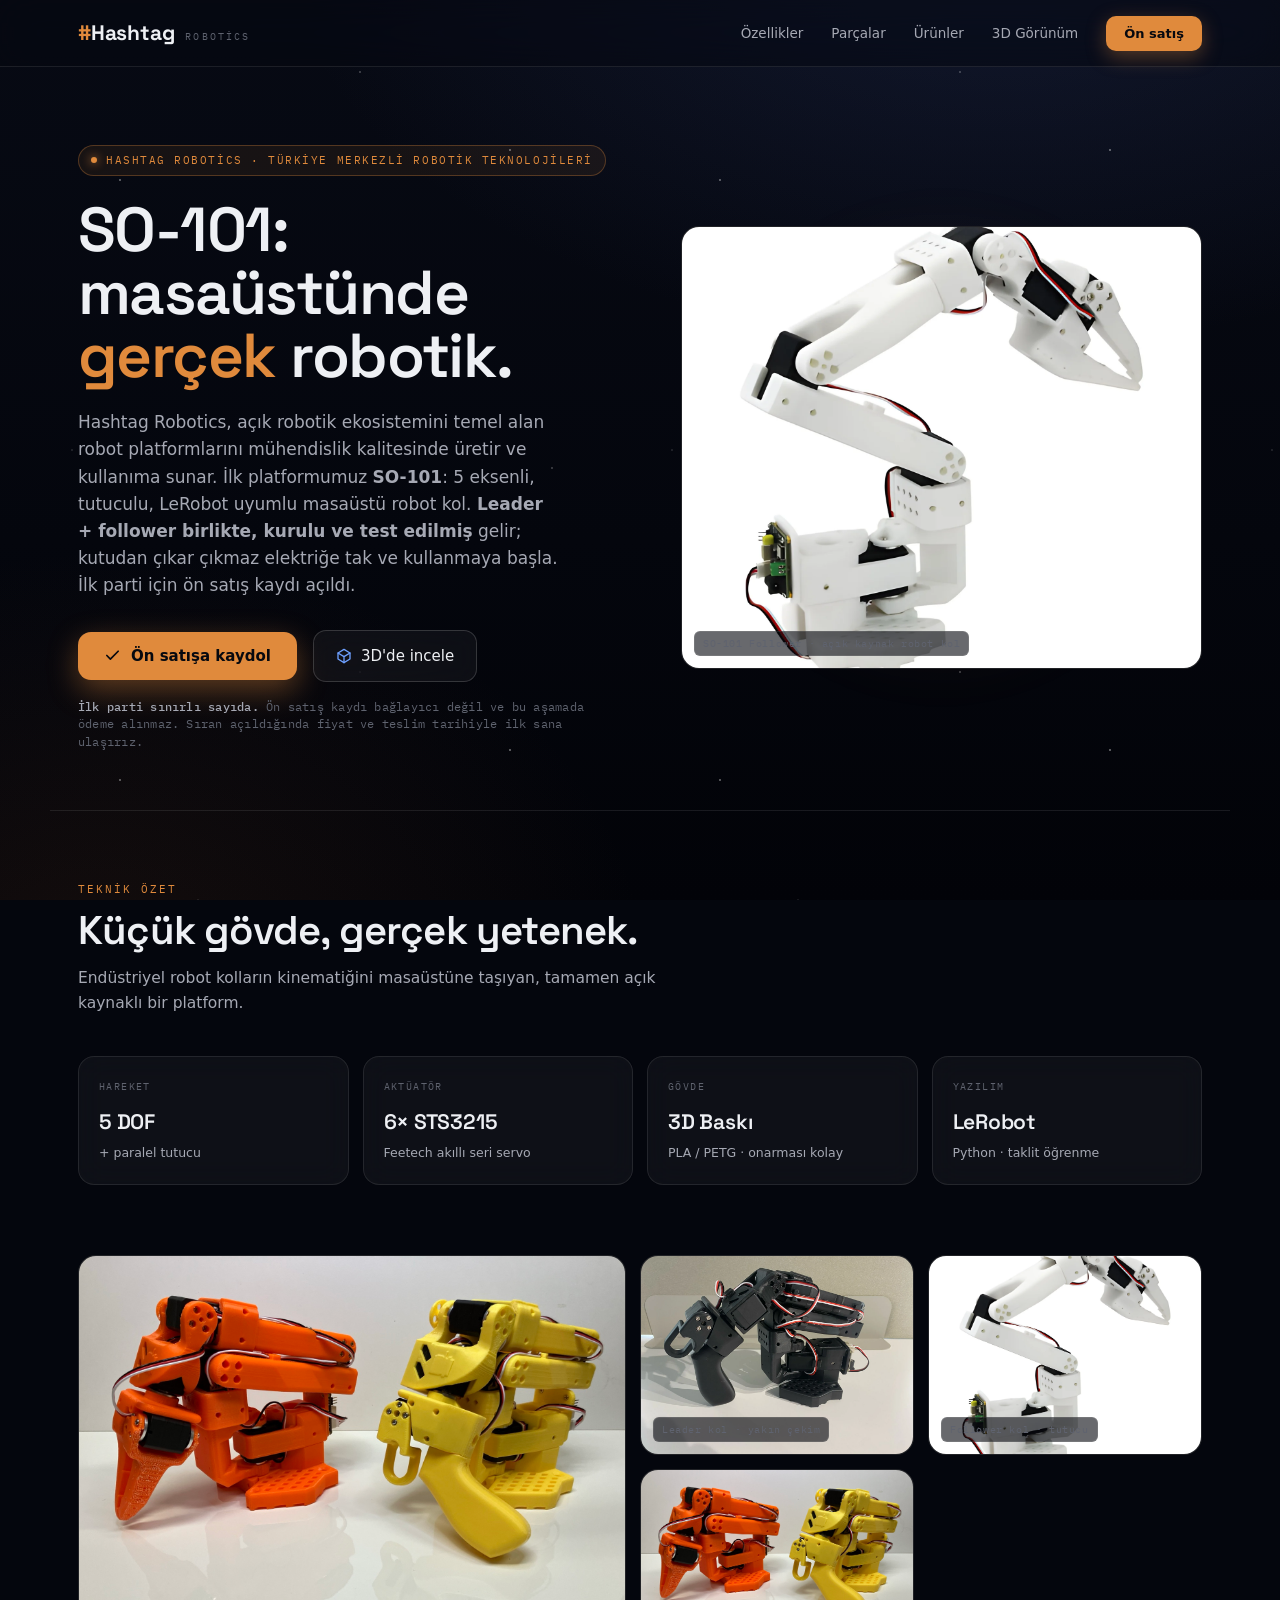
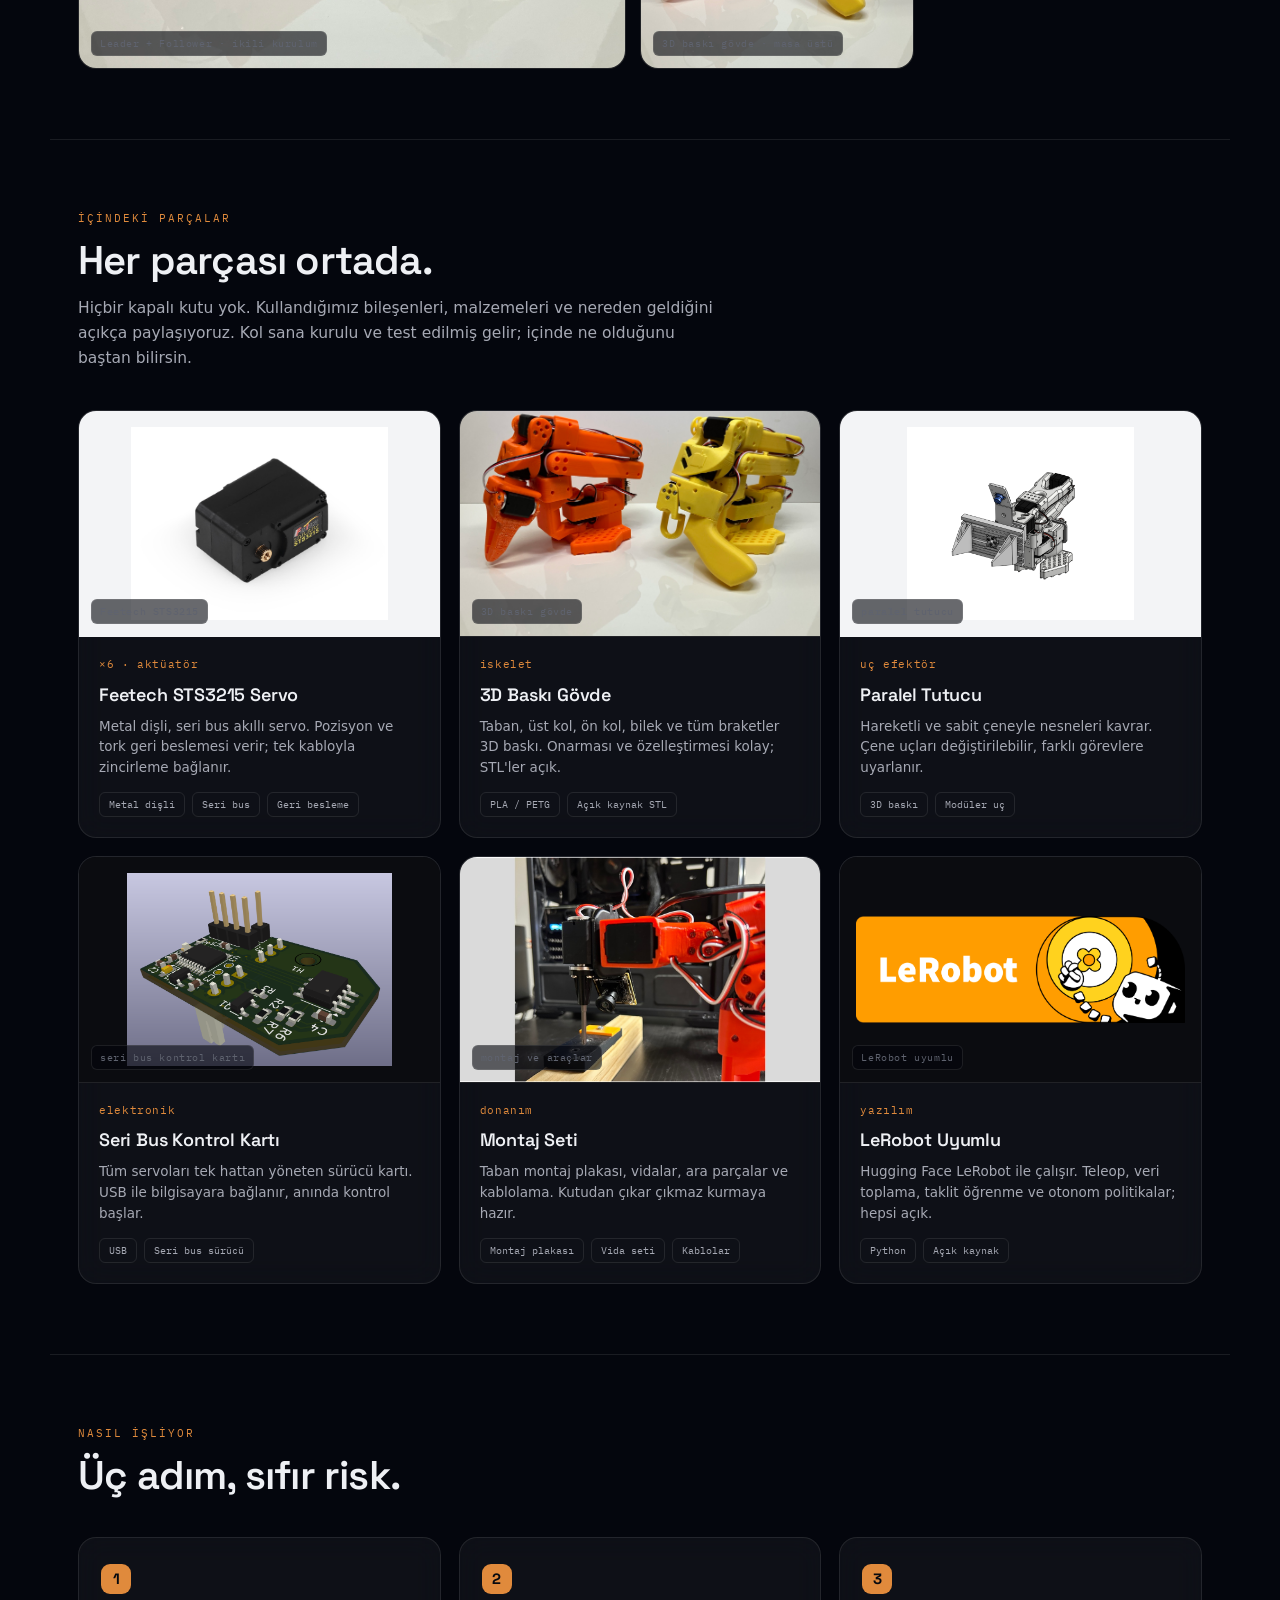
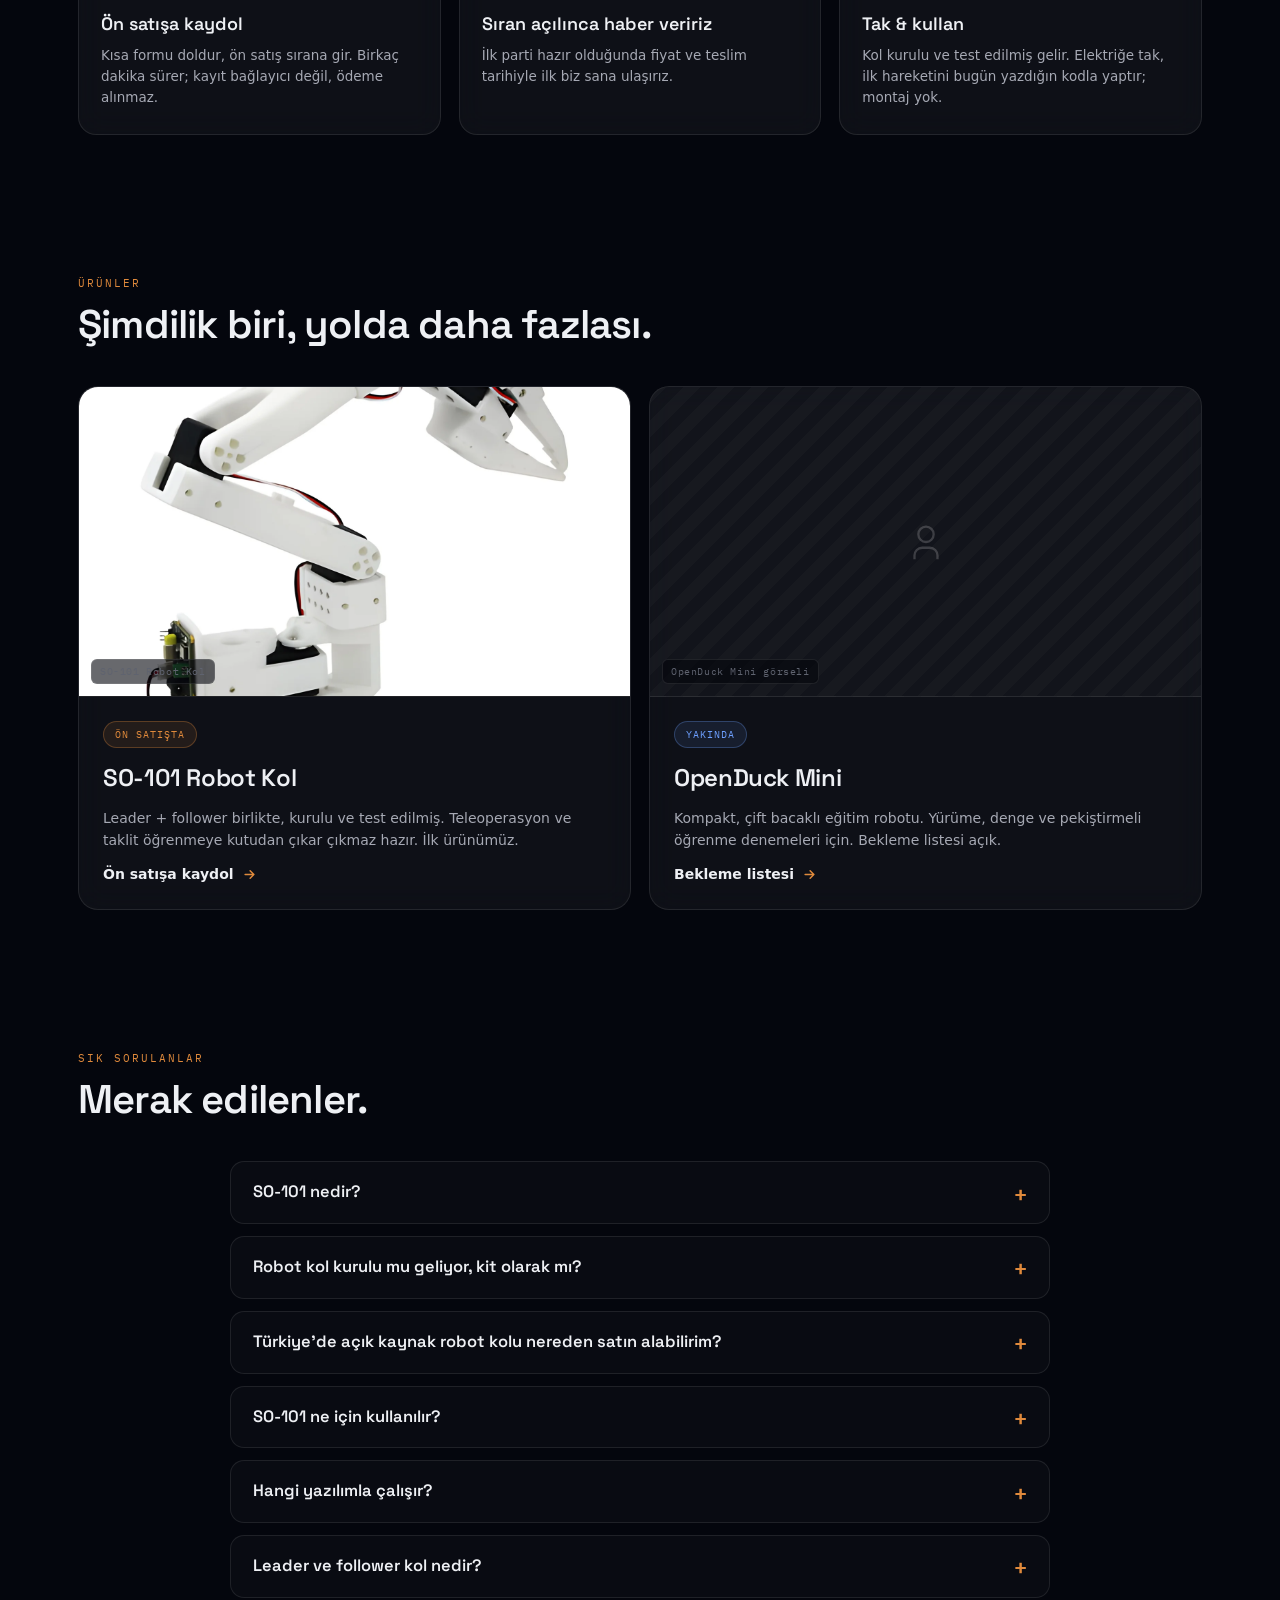
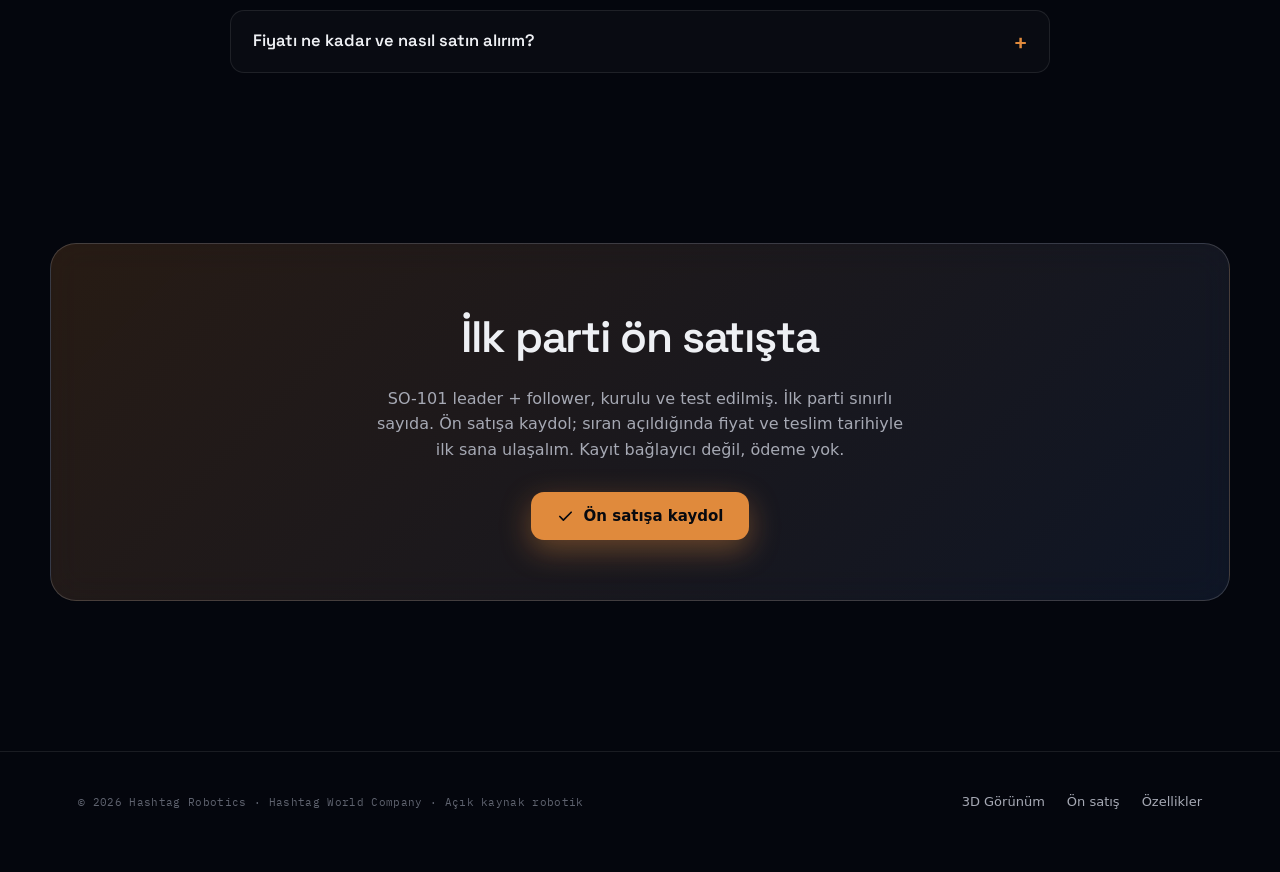
<file: product.html>
<!DOCTYPE html>
<html lang="tr">
<head>
<meta charset="UTF-8" />
<meta name="viewport" content="width=device-width, initial-scale=1.0" />
<title>SO-101 Robot Kol Ön Satış · Kurulu, LeRobot Uyumlu | Hashtag Robotics</title>
<meta name="description" content="SO-101 açık kaynak robot kolu Türkiye'de ön satışta. Leader + follower birlikte, kurulu ve test edilmiş, tak-çalıştır. Eğitim, araştırma ve teleoperasyon için. Ön satışa ücretsiz kaydol." />
<meta name="keywords" content="SO-101 satın al, açık kaynak robot kol, robot kol Türkiye, LeRobot robot kol, eğitim robotu, SO-ARM101, teleoperasyon robot kol, robotik eğitim seti, humanoid robot Türkiye, Hashtag Robotics" />
<meta name="author" content="Hashtag Robotics" />
<meta name="robots" content="index, follow, max-image-preview:large" />
<meta name="theme-color" content="#0a0b0e" />
<link rel="canonical" href="https://labs.hashtagworldcompany.com/product" />
<link rel="alternate" hreflang="tr" href="https://labs.hashtagworldcompany.com/product" />
<link rel="alternate" hreflang="en" href="https://labs.hashtagworldcompany.com/en/product" />
<link rel="alternate" hreflang="x-default" href="https://labs.hashtagworldcompany.com/en/product" />
<link rel="icon" type="image/svg+xml" href="/assets/favicon.svg" />
<!-- Open Graph -->
<meta property="og:type" content="product" />
<meta property="og:site_name" content="Hashtag Robotics" />
<meta property="og:locale" content="tr_TR" />
<meta property="og:title" content="SO-101 Robot Kol Ön Satış · Hashtag Robotics" />
<meta property="og:description" content="Açık kaynak SO-101 robot kol, kurulu ve test edilmiş. Leader + follower birlikte. Türkiye'de ön satışta, ücretsiz kaydol." />
<meta property="og:url" content="https://labs.hashtagworldcompany.com/product" />
<meta property="og:image" content="https://labs.hashtagworldcompany.com/assets/og-cover.png" />
<meta property="og:image:width" content="1200" />
<meta property="og:image:height" content="630" />
<!-- Twitter -->
<meta name="twitter:card" content="summary_large_image" />
<meta name="twitter:title" content="SO-101 Robot Kol Ön Satış · Hashtag Robotics" />
<meta name="twitter:description" content="Açık kaynak SO-101 robot kol, kurulu ve test edilmiş. Türkiye'de ön satışta." />
<meta name="twitter:image" content="https://labs.hashtagworldcompany.com/assets/og-cover.png" />
<link rel="preconnect" href="https://fonts.googleapis.com" />
<link rel="preconnect" href="https://fonts.gstatic.com" crossorigin />
<link href="https://fonts.googleapis.com/css2?family=Space+Grotesk:wght@400;500;600;700&family=IBM+Plex+Mono:wght@400;500&display=swap" rel="stylesheet" />
<link rel="stylesheet" href="product.css" />
<script type="application/ld+json">
{
  "@context": "https://schema.org",
  "@graph": [
    {
      "@type": "Organization",
      "@id": "https://labs.hashtagworldcompany.com/#org",
      "name": "Hashtag Robotics",
      "url": "https://labs.hashtagworldcompany.com/",
      "logo": "https://labs.hashtagworldcompany.com/assets/og-cover.png",
      "description": "Türkiye merkezli açık kaynak robotik üreticisi. Robot kollardan humanoidlere, mühendislik kalitesinde robot platformları üretir ve satar.",
      "areaServed": "TR",
      "parentOrganization": { "@type": "Organization", "name": "Hashtag World Company" },
      "knowsAbout": ["açık kaynak robotik", "robot kol", "SO-101", "LeRobot", "humanoid robot", "teleoperasyon", "imitation learning", "STEM robotik"],
      "sameAs": ["https://github.com/mertozbas/hashtag-robotics"]
    },
    {
      "@type": "Product",
      "@id": "https://labs.hashtagworldcompany.com/product#product",
      "name": "SO-101 Açık Kaynak Robot Kol",
      "alternateName": ["SO-ARM101", "SO-ARM100", "SO101", "SO-101 Follower Arm"],
      "sku": "HR-SO101-LF",
      "mpn": "SO-101",
      "image": [
        "https://labs.hashtagworldcompany.com/assets/og-cover.png",
        "https://labs.hashtagworldcompany.com/assets/hero-follower.webp",
        "https://labs.hashtagworldcompany.com/assets/leader-follower.jpg"
      ],
      "description": "5 eksenli, tutuculu, LeRobot uyumlu açık kaynak masaüstü robot kol. Leader + follower birlikte, kurulu ve test edilmiş gelir; elektriğe tak ve kullanmaya başla. Eğitim, araştırma, teleoperasyon ve taklit öğrenme (imitation learning) için.",
      "brand": { "@type": "Brand", "name": "Hashtag Robotics" },
      "manufacturer": { "@id": "https://labs.hashtagworldcompany.com/#org" },
      "category": "Robot kol / Robotik",
      "material": "PLA / PETG · 3D baskı",
      "url": "https://labs.hashtagworldcompany.com/product",
      "additionalProperty": [
        { "@type": "PropertyValue", "name": "Eksen sayısı", "value": "5 DOF + gripper" },
        { "@type": "PropertyValue", "name": "Aktüatör", "value": "Feetech STS3215 seri bus servo" },
        { "@type": "PropertyValue", "name": "Yazılım", "value": "LeRobot (Hugging Face) uyumlu" },
        { "@type": "PropertyValue", "name": "Teslim", "value": "Kurulu ve test edilmiş, tak-çalıştır" }
      ],
      "offers": {
        "@type": "Offer",
        "availability": "https://schema.org/PreOrder",
        "priceCurrency": "TRY",
        "itemCondition": "https://schema.org/NewCondition",
        "areaServed": "TR",
        "url": "https://labs.hashtagworldcompany.com/product",
        "seller": { "@id": "https://labs.hashtagworldcompany.com/#org" }
      }
    },
    {
      "@type": "BreadcrumbList",
      "itemListElement": [
        { "@type": "ListItem", "position": 1, "name": "Ana sayfa", "item": "https://labs.hashtagworldcompany.com/" },
        { "@type": "ListItem", "position": 2, "name": "SO-101 Robot Kol", "item": "https://labs.hashtagworldcompany.com/product" }
      ]
    },
    {
      "@type": "FAQPage",
      "mainEntity": [
        { "@type": "Question", "name": "SO-101 nedir?", "acceptedAnswer": { "@type": "Answer", "text": "SO-101, Hugging Face LeRobot ekosistemiyle uyumlu, 5 eksenli ve tutuculu açık kaynak bir masaüstü robot koldur. Leader ve follower olmak üzere iki koldan oluşur; teleoperasyon, veri toplama ve taklit öğrenme (imitation learning) için tasarlanmıştır." } },
        { "@type": "Question", "name": "Robot kol kurulu mu geliyor, kit olarak mı?", "acceptedAnswer": { "@type": "Answer", "text": "Kurulu ve test edilmiş gelir. Parça parça montaj yoktur; kutudan çıkarıp elektriğe takar ve kullanmaya başlarsınız." } },
        { "@type": "Question", "name": "Türkiye'de açık kaynak robot kolu nereden satın alabilirim?", "acceptedAnswer": { "@type": "Answer", "text": "Hashtag Robotics, SO-101'i Türkiye'de ön satışa sundu. Ön satış formunu doldurarak sıranızı ayırtabilirsiniz; üretim sıranız açıldığında fiyat ve teslim tarihiyle size ulaşırız." } },
        { "@type": "Question", "name": "SO-101 ne için kullanılır?", "acceptedAnswer": { "@type": "Answer", "text": "Robotik ve yapay zeka eğitimi, üniversite ve araştırma laboratuvarları, prototipleme, teleoperasyon ve taklit öğrenme projeleri için kullanılır." } },
        { "@type": "Question", "name": "Hangi yazılımla çalışır?", "acceptedAnswer": { "@type": "Answer", "text": "Hugging Face'in açık kaynak LeRobot kütüphanesiyle çalışır. Python ile programlanır; teleoperasyon, veri toplama ve politika eğitimini destekler." } },
        { "@type": "Question", "name": "Leader ve follower kol nedir?", "acceptedAnswer": { "@type": "Answer", "text": "Follower görevleri yapan koldur. Leader ise operatörün elle yönlendirdiği kontrolcü koldur; hareketleri follower kola birebir aktararak teleoperasyon ve veri toplamayı sağlar. SO-101 ön satışında ikisi birlikte gelir." } },
        { "@type": "Question", "name": "Fiyatı ne kadar ve nasıl satın alırım?", "acceptedAnswer": { "@type": "Answer", "text": "Şu an ön satış aşamasındayız ve ödeme alınmıyor. Ön satışa kaydolduğunuzda, üretim sıranız açıldığında güncel fiyat ve teslim tarihiyle ilk size biz ulaşırız." } }
      ]
    }
  ]
}
</script>
</head>
<body>
  <div id="space"></div>
  <div id="stars"></div>

  <!-- NAV -->
  <nav id="nav">
    <div class="wrap">
      <a class="brand" href="/">
        <span class="mark"><b>#</b>Hashtag</span>
        <span class="tag">Robotics</span>
      </a>
      <div class="nav-links">
        <a href="#ozellikler">Özellikler</a>
        <a href="#parcalar">Parçalar</a>
        <a href="#urunler">Ürünler</a>
        <a class="nav-back" href="/">
          3D Görünüm
        </a>
        <button class="nav-cta" data-reserve>Ön satış</button>
      </div>
    </div>
  </nav>

  <!-- HERO -->
  <header class="hero">
    <div class="wrap hero-grid">
      <div class="hero-copy reveal">
        <span class="eyebrow"><span class="dot"></span> Hashtag Robotics · Türkiye merkezli robotik teknolojileri</span>
        <h1>SO-101: masaüstünde <em>gerçek</em> robotik.</h1>
        <p class="lead">Hashtag Robotics, açık robotik ekosistemini temel alan robot platformlarını mühendislik kalitesinde üretir ve kullanıma sunar. İlk platformumuz <b>SO-101</b>: 5 eksenli, tutuculu, LeRobot uyumlu masaüstü robot kol. <b>Leader + follower birlikte, kurulu ve test edilmiş</b> gelir; kutudan çıkar çıkmaz elektriğe tak ve kullanmaya başla. İlk parti için ön satış kaydı açıldı.</p>
        <div class="hero-actions">
          <button class="btn-primary" data-reserve>
            <svg viewBox="0 0 24 24" fill="none" stroke="currentColor" stroke-width="2.4" stroke-linecap="round" stroke-linejoin="round"><path d="M20 6 9 17l-5-5"/></svg>
            Ön satışa kaydol
          </button>
          <a class="btn-ghost" href="/">
            <svg viewBox="0 0 24 24" fill="none" stroke="currentColor" stroke-width="2" stroke-linecap="round" stroke-linejoin="round"><path d="M21 7.5 12 2 3 7.5v9L12 22l9-5.5v-9Z"/><path d="m3 7.5 9 5.5 9-5.5M12 22v-9"/></svg>
            3D'de incele
          </a>
        </div>
        <p class="free-note"><b>İlk parti sınırlı sayıda.</b> Ön satış kaydı bağlayıcı değil ve bu aşamada ödeme alınmaz. Sıran açıldığında fiyat ve teslim tarihiyle ilk sana ulaşırız.</p>
      </div>
      <div class="hero-visual reveal">
        <div class="glow-ring"></div>
        <div class="imgph has-img" data-label="SO-101 Follower · açık kaynak robot kol">
          <img src="assets/hero-follower.webp" alt="SO-101 Follower açık kaynak robot kol" loading="eager" />
        </div>
      </div>
    </div>
  </header>

  <div class="rule"></div>

  <!-- SPECS -->
  <section class="sec" id="ozellikler">
    <div class="wrap">
      <div class="sec-head reveal">
        <div class="sec-kicker">Teknik özet</div>
        <h2 class="sec-title">Küçük gövde, gerçek yetenek.</h2>
        <p class="sec-sub">Endüstriyel robot kolların kinematiğini masaüstüne taşıyan, tamamen açık kaynaklı bir platform.</p>
      </div>
      <div class="specs-grid">
        <div class="spec-card reveal"><div class="k">Hareket</div><div class="v">5 DOF<small>+ paralel tutucu</small></div></div>
        <div class="spec-card reveal"><div class="k">Aktüatör</div><div class="v">6× STS3215<small>Feetech akıllı seri servo</small></div></div>
        <div class="spec-card reveal"><div class="k">Gövde</div><div class="v">3D Baskı<small>PLA / PETG · onarması kolay</small></div></div>
        <div class="spec-card reveal"><div class="k">Yazılım</div><div class="v">LeRobot<small>Python · taklit öğrenme</small></div></div>
      </div>
    </div>
  </section>

  <!-- GALLERY -->
  <section class="sec" style="padding-top:0">
    <div class="wrap">
      <div class="gallery">
        <div class="imgph has-img reveal" data-label="Leader + Follower · ikili kurulum">
          <img src="assets/leader-follower.jpg" alt="SO-101 Leader ve Follower kol ikilisi" loading="lazy" />
        </div>
        <div class="imgph has-img reveal" data-label="Leader kol · yakın çekim">
          <img src="assets/leader.webp" alt="SO-101 Leader kol yakın çekim" loading="lazy" />
        </div>
        <div class="imgph has-img reveal" data-label="Follower kol · tutucu">
          <img src="assets/hero-follower.webp" alt="SO-101 Follower kol ve tutucu" loading="lazy" />
        </div>
        <div class="imgph has-img reveal" data-label="3D baskı gövde · masa üstü">
          <img src="assets/leader-follower.jpg" alt="SO-101 3D baskı gövde masa üstünde" loading="lazy" style="object-position:75% 50%" />
        </div>
      </div>
    </div>
  </section>

  <div class="rule"></div>

  <!-- PARTS -->
  <section class="sec" id="parcalar">
    <div class="wrap">
      <div class="sec-head reveal">
        <div class="sec-kicker">İçindeki parçalar</div>
        <h2 class="sec-title">Her parçası ortada.</h2>
        <p class="sec-sub">Hiçbir kapalı kutu yok. Kullandığımız bileşenleri, malzemeleri ve nereden geldiğini açıkça paylaşıyoruz. Kol sana kurulu ve test edilmiş gelir; içinde ne olduğunu baştan bilirsin.</p>
      </div>
      <div class="parts-grid">

        <article class="part-card reveal">
          <div class="imgph has-img contain on-light" data-label="Feetech STS3215"><img src="assets/part-servo.jpg" alt="Feetech STS3215 seri bus servo" loading="lazy" /></div>
          <div class="part-body">
            <div class="qty">×6 · aktüatör</div>
            <h3>Feetech STS3215 Servo</h3>
            <p>Metal dişli, seri bus akıllı servo. Pozisyon ve tork geri beslemesi verir; tek kabloyla zincirleme bağlanır.</p>
            <div class="mat"><span class="mat-tag">Metal dişli</span><span class="mat-tag">Seri bus</span><span class="mat-tag">Geri besleme</span></div>
          </div>
        </article>

        <article class="part-card reveal">
          <div class="imgph has-img" data-label="3D baskı gövde"><img src="assets/leader-follower.jpg" alt="SO-101 3D baskı gövde" loading="lazy" /></div>
          <div class="part-body">
            <div class="qty">iskelet</div>
            <h3>3D Baskı Gövde</h3>
            <p>Taban, üst kol, ön kol, bilek ve tüm braketler 3D baskı. Onarması ve özelleştirmesi kolay; STL'ler açık.</p>
            <div class="mat"><span class="mat-tag">PLA / PETG</span><span class="mat-tag">Açık kaynak STL</span></div>
          </div>
        </article>

        <article class="part-card reveal">
          <div class="imgph has-img contain on-light" data-label="paralel tutucu"><img src="assets/part-gripper.png" alt="SO-101 paralel tutucu" loading="lazy" /></div>
          <div class="part-body">
            <div class="qty">uç efektör</div>
            <h3>Paralel Tutucu</h3>
            <p>Hareketli ve sabit çeneyle nesneleri kavrar. Çene uçları değiştirilebilir, farklı görevlere uyarlanır.</p>
            <div class="mat"><span class="mat-tag">3D baskı</span><span class="mat-tag">Modüler uç</span></div>
          </div>
        </article>

        <article class="part-card reveal">
          <div class="imgph has-img contain" data-label="seri bus kontrol kartı"><img src="assets/part-board.png" alt="Seri bus kontrol kartı" loading="lazy" /></div>
          <div class="part-body">
            <div class="qty">elektronik</div>
            <h3>Seri Bus Kontrol Kartı</h3>
            <p>Tüm servoları tek hattan yöneten sürücü kartı. USB ile bilgisayara bağlanır, anında kontrol başlar.</p>
            <div class="mat"><span class="mat-tag">USB</span><span class="mat-tag">Seri bus sürücü</span></div>
          </div>
        </article>

        <article class="part-card reveal">
          <div class="imgph has-img" data-label="montaj ve araçlar"><img src="assets/part-mount.jpg" alt="Montaj seti ve araçlar" loading="lazy" /></div>
          <div class="part-body">
            <div class="qty">donanım</div>
            <h3>Montaj Seti</h3>
            <p>Taban montaj plakası, vidalar, ara parçalar ve kablolama. Kutudan çıkar çıkmaz kurmaya hazır.</p>
            <div class="mat"><span class="mat-tag">Montaj plakası</span><span class="mat-tag">Vida seti</span><span class="mat-tag">Kablolar</span></div>
          </div>
        </article>

        <article class="part-card reveal">
          <div class="imgph has-img contain" data-label="LeRobot uyumlu"><img src="assets/part-lerobot.png" alt="LeRobot uyumlu yazılım" loading="lazy" /></div>
          <div class="part-body">
            <div class="qty">yazılım</div>
            <h3>LeRobot Uyumlu</h3>
            <p>Hugging Face LeRobot ile çalışır. Teleop, veri toplama, taklit öğrenme ve otonom politikalar; hepsi açık.</p>
            <div class="mat"><span class="mat-tag">Python</span><span class="mat-tag">Açık kaynak</span></div>
          </div>
        </article>

      </div>
    </div>
  </section>

  <div class="rule"></div>

  <!-- HOW / STEPS -->
  <section class="sec">
    <div class="wrap">
      <div class="sec-head reveal">
        <div class="sec-kicker">Nasıl işliyor</div>
        <h2 class="sec-title">Üç adım, sıfır risk.</h2>
      </div>
      <div class="steps">
        <div class="step reveal"><div class="num">1</div><h3>Ön satışa kaydol</h3><p>Kısa formu doldur, ön satış sırana gir. Birkaç dakika sürer; kayıt bağlayıcı değil, ödeme alınmaz.</p></div>
        <div class="step reveal"><div class="num">2</div><h3>Sıran açılınca haber veririz</h3><p>İlk parti hazır olduğunda fiyat ve teslim tarihiyle ilk biz sana ulaşırız.</p></div>
        <div class="step reveal"><div class="num">3</div><h3>Tak & kullan</h3><p>Kol kurulu ve test edilmiş gelir. Elektriğe tak, ilk hareketini bugün yazdığın kodla yaptır; montaj yok.</p></div>
      </div>
    </div>
  </section>

  <!-- CATALOG -->
  <section class="sec" id="urunler">
    <div class="wrap">
      <div class="sec-head reveal">
        <div class="sec-kicker">Ürünler</div>
        <h2 class="sec-title">Şimdilik biri, yolda daha fazlası.</h2>
      </div>
      <div class="catalog">
        <article class="cat-card reveal">
          <div class="imgph has-img" data-label="SO-101 Robot Kol"><img src="assets/hero-follower.webp" alt="SO-101 Robot Kol" loading="lazy" /></div>
          <div class="cat-body">
            <span class="status open">Ön satışta</span>
            <h3>SO-101 Robot Kol</h3>
            <p>Leader + follower birlikte, kurulu ve test edilmiş. Teleoperasyon ve taklit öğrenmeye kutudan çıkar çıkmaz hazır. İlk ürünümüz.</p>
            <a class="cat-link" href="#" data-reserve>Ön satışa kaydol <svg viewBox="0 0 24 24" fill="none" stroke="currentColor" stroke-width="2.4" stroke-linecap="round" stroke-linejoin="round"><path d="M5 12h14M13 6l6 6-6 6"/></svg></a>
          </div>
        </article>

        <article class="cat-card reveal disabled">
          <div class="imgph" data-label="OpenDuck Mini görseli"><svg class="ph-icon" viewBox="0 0 24 24" fill="none" stroke="currentColor" stroke-width="1.2"><circle cx="12" cy="8" r="4"/><path d="M6 21v-2a4 4 0 0 1 4-4h4a4 4 0 0 1 4 4v2"/></svg></div>
          <div class="cat-body">
            <span class="status soon">Yakında</span>
            <h3>OpenDuck Mini</h3>
            <p>Kompakt, çift bacaklı eğitim robotu. Yürüme, denge ve pekiştirmeli öğrenme denemeleri için. Bekleme listesi açık.</p>
            <a class="cat-link" href="#" data-reserve>Bekleme listesi <svg viewBox="0 0 24 24" fill="none" stroke="currentColor" stroke-width="2.4" stroke-linecap="round" stroke-linejoin="round"><path d="M5 12h14M13 6l6 6-6 6"/></svg></a>
          </div>
        </article>
      </div>
    </div>
  </section>

  <!-- FAQ -->
  <section class="sec" id="sss">
    <div class="wrap">
      <div class="sec-head reveal">
        <div class="sec-kicker">Sık sorulanlar</div>
        <h2 class="sec-title">Merak edilenler.</h2>
      </div>
      <div class="faq reveal">
        <details class="faq-item"><summary>SO-101 nedir?</summary><p>SO-101, Hugging Face LeRobot ekosistemiyle uyumlu, 5 eksenli ve tutuculu açık kaynak bir masaüstü robot koldur. Leader ve follower olmak üzere iki koldan oluşur; teleoperasyon, veri toplama ve taklit öğrenme (imitation learning) için tasarlanmıştır.</p></details>
        <details class="faq-item"><summary>Robot kol kurulu mu geliyor, kit olarak mı?</summary><p>Kurulu ve test edilmiş gelir. Parça parça montaj yoktur; kutudan çıkarıp elektriğe takar ve kullanmaya başlarsınız.</p></details>
        <details class="faq-item"><summary>Türkiye'de açık kaynak robot kolu nereden satın alabilirim?</summary><p>Hashtag Robotics, SO-101'i Türkiye'de ön satışa sundu. Ön satış formunu doldurarak sıranızı ayırtabilirsiniz; üretim sıranız açıldığında fiyat ve teslim tarihiyle size ulaşırız.</p></details>
        <details class="faq-item"><summary>SO-101 ne için kullanılır?</summary><p>Robotik ve yapay zeka eğitimi, üniversite ve araştırma laboratuvarları, prototipleme, teleoperasyon ve taklit öğrenme projeleri için kullanılır.</p></details>
        <details class="faq-item"><summary>Hangi yazılımla çalışır?</summary><p>Hugging Face'in açık kaynak LeRobot kütüphanesiyle çalışır. Python ile programlanır; teleoperasyon, veri toplama ve politika eğitimini destekler.</p></details>
        <details class="faq-item"><summary>Leader ve follower kol nedir?</summary><p>Follower görevleri yapan koldur. Leader ise operatörün elle yönlendirdiği kontrolcü koldur; hareketleri follower kola birebir aktararak teleoperasyon ve veri toplamayı sağlar. SO-101 ön satışında ikisi birlikte gelir.</p></details>
        <details class="faq-item"><summary>Fiyatı ne kadar ve nasıl satın alırım?</summary><p>Şu an ön satış aşamasındayız ve ödeme alınmıyor. Ön satışa kaydolduğunuzda, üretim sıranız açıldığında güncel fiyat ve teslim tarihiyle ilk size biz ulaşırız.</p></details>
      </div>
    </div>
  </section>

  <!-- CTA BAND -->
  <section class="sec">
    <div class="cta-band reveal">
      <h2>İlk parti ön satışta</h2>
      <p>SO-101 leader + follower, kurulu ve test edilmiş. İlk parti sınırlı sayıda. Ön satışa kaydol; sıran açıldığında fiyat ve teslim tarihiyle ilk sana ulaşalım. Kayıt bağlayıcı değil, ödeme yok.</p>
      <button class="btn-primary" data-reserve>
        <svg viewBox="0 0 24 24" fill="none" stroke="currentColor" stroke-width="2.4" stroke-linecap="round" stroke-linejoin="round"><path d="M20 6 9 17l-5-5"/></svg>
        Ön satışa kaydol
      </button>
    </div>
  </section>

  <!-- FOOTER -->
  <footer>
    <div class="wrap">
      <div class="fnote">© <span id="year">2026</span> Hashtag Robotics · Hashtag World Company · Açık kaynak robotik</div>
      <div style="display:flex; gap:22px;">
        <a href="/">3D Görünüm</a>
        <a href="#" data-reserve>Ön satış</a>
        <a href="#ozellikler">Özellikler</a>
      </div>
    </div>
  </footer>

  <!-- RESERVATION MODAL -->
  <div id="modal" aria-hidden="true">
    <div class="scrim"></div>
    <div class="modal-card" role="dialog" aria-modal="true" aria-label="Ön satış kaydı">
      <button class="close" aria-label="Kapat"><svg viewBox="0 0 24 24" fill="none" stroke="currentColor" stroke-width="2" stroke-linecap="round"><path d="M18 6 6 18M6 6l12 12"/></svg></button>

      <form class="modal-form" id="reserve-form" novalidate>
        <h2>Ön satışa kaydol</h2>
        <p class="msub">İlk parti sınırlı sayıda. Bilgilerini bırak, ön satış sırana gir; sıran açıldığında fiyat ve teslim tarihiyle ilk sana ulaşalım. Kayıt bağlayıcı değil, ödeme alınmaz.</p>

        <div class="field-row">
          <div class="field">
            <label for="f-name">Ad Soyad <span class="req">*</span></label>
            <input id="f-name" type="text" autocomplete="name" placeholder="Adın" />
            <div class="errmsg">Lütfen adını yaz.</div>
          </div>
          <div class="field">
            <label for="f-email">E-posta <span class="req">*</span></label>
            <input id="f-email" type="email" autocomplete="email" placeholder="sen@ornek.com" />
            <div class="errmsg">Geçerli bir e-posta gir.</div>
          </div>
        </div>

        <div class="field">
          <label for="f-country">Ülke</label>
          <input id="f-country" type="text" autocomplete="country-name" placeholder="Türkiye" />
        </div>

        <div class="field">
          <label>Kullanım amacı</label>
          <div class="seg-choice">
            <label><input type="radio" name="use" value="Eğitim" />Eğitim</label>
            <label><input type="radio" name="use" value="Araştırma" />Araştırma</label>
            <label><input type="radio" name="use" value="Hobi" />Hobi</label>
            <label><input type="radio" name="use" value="Şirket" />Şirket</label>
          </div>
        </div>

        <div class="field">
          <label>Paket</label>
          <div class="seg-choice">
            <label><input type="radio" name="config" value="Leader + Follower" />Leader + Follower</label>
            <label><input type="radio" name="config" value="+ Kamera" />+ Kamera</label>
            <label><input type="radio" name="config" value="Birden fazla / kurum" />Birden fazla</label>
          </div>
        </div>

        <div class="field-row">
          <div class="field">
            <label for="f-qty">Adet</label>
            <input id="f-qty" type="number" min="1" max="50" value="1" />
          </div>
          <div class="field">
            <label for="f-note">Not (opsiyonel)</label>
            <input id="f-note" type="text" placeholder="Eklemek istediğin bir şey?" />
          </div>
        </div>

        <button type="submit" class="modal-submit">Ön satışa kaydol</button>
        <div class="modal-foot">🔒 Bu aşamada ödeme alınmaz · Bilgilerin yalnızca ön satış bildirimi için kullanılır</div>
      </form>

      <div class="modal-success">
        <div class="check"><svg viewBox="0 0 24 24" fill="none" stroke="currentColor" stroke-width="2.6" stroke-linecap="round" stroke-linejoin="round"><path d="M20 6 9 17l-5-5"/></svg></div>
        <h2>Teşekkürler<span id="success-name"></span>! 🎉</h2>
        <p>Kaydın alındı. Ön satış sıran açıldığında fiyat ve teslim tarihiyle en kısa sürede e-posta ile ulaşacağız.</p>
        <button class="btn-ghost" style="display:inline-flex" onclick="document.getElementById('modal').classList.remove('open');document.body.style.overflow='';">Kapat</button>
      </div>
    </div>
  </div>

  <script src="product.js"></script>
</body>
</html>
</file>
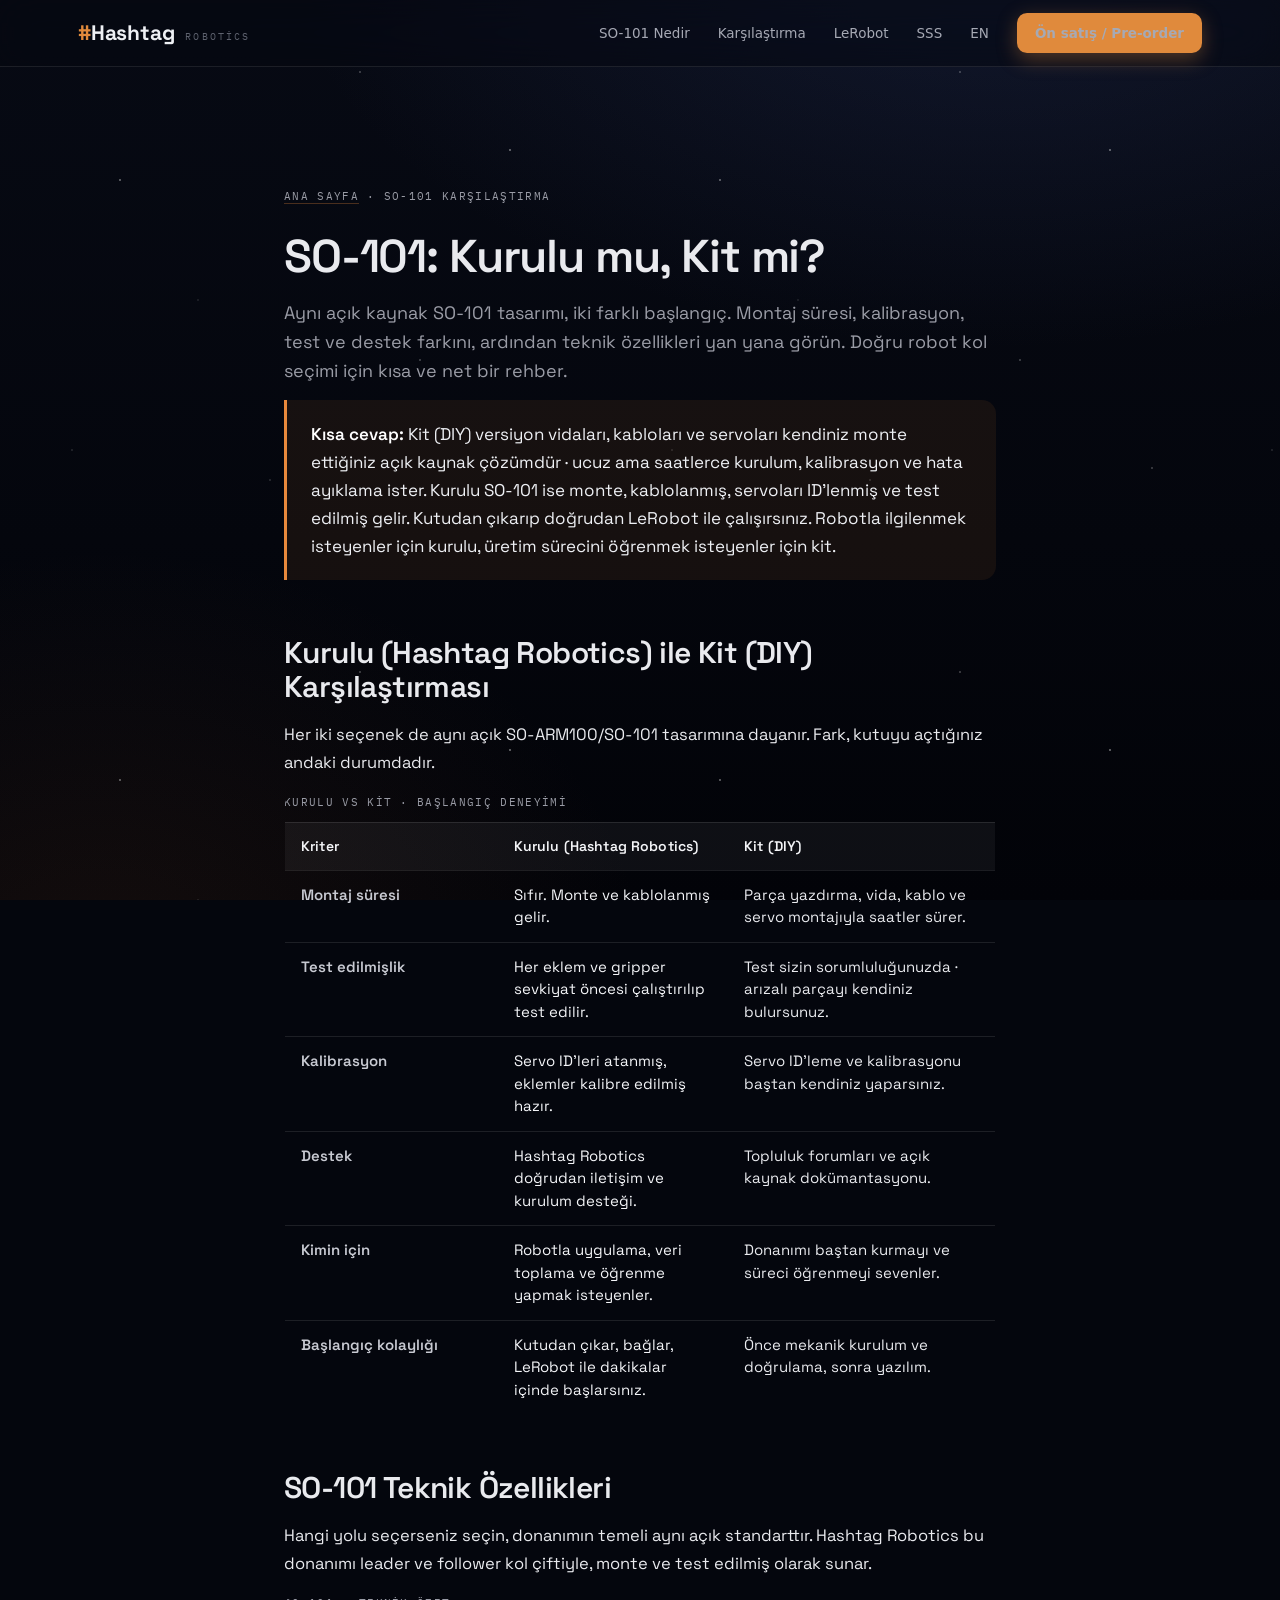
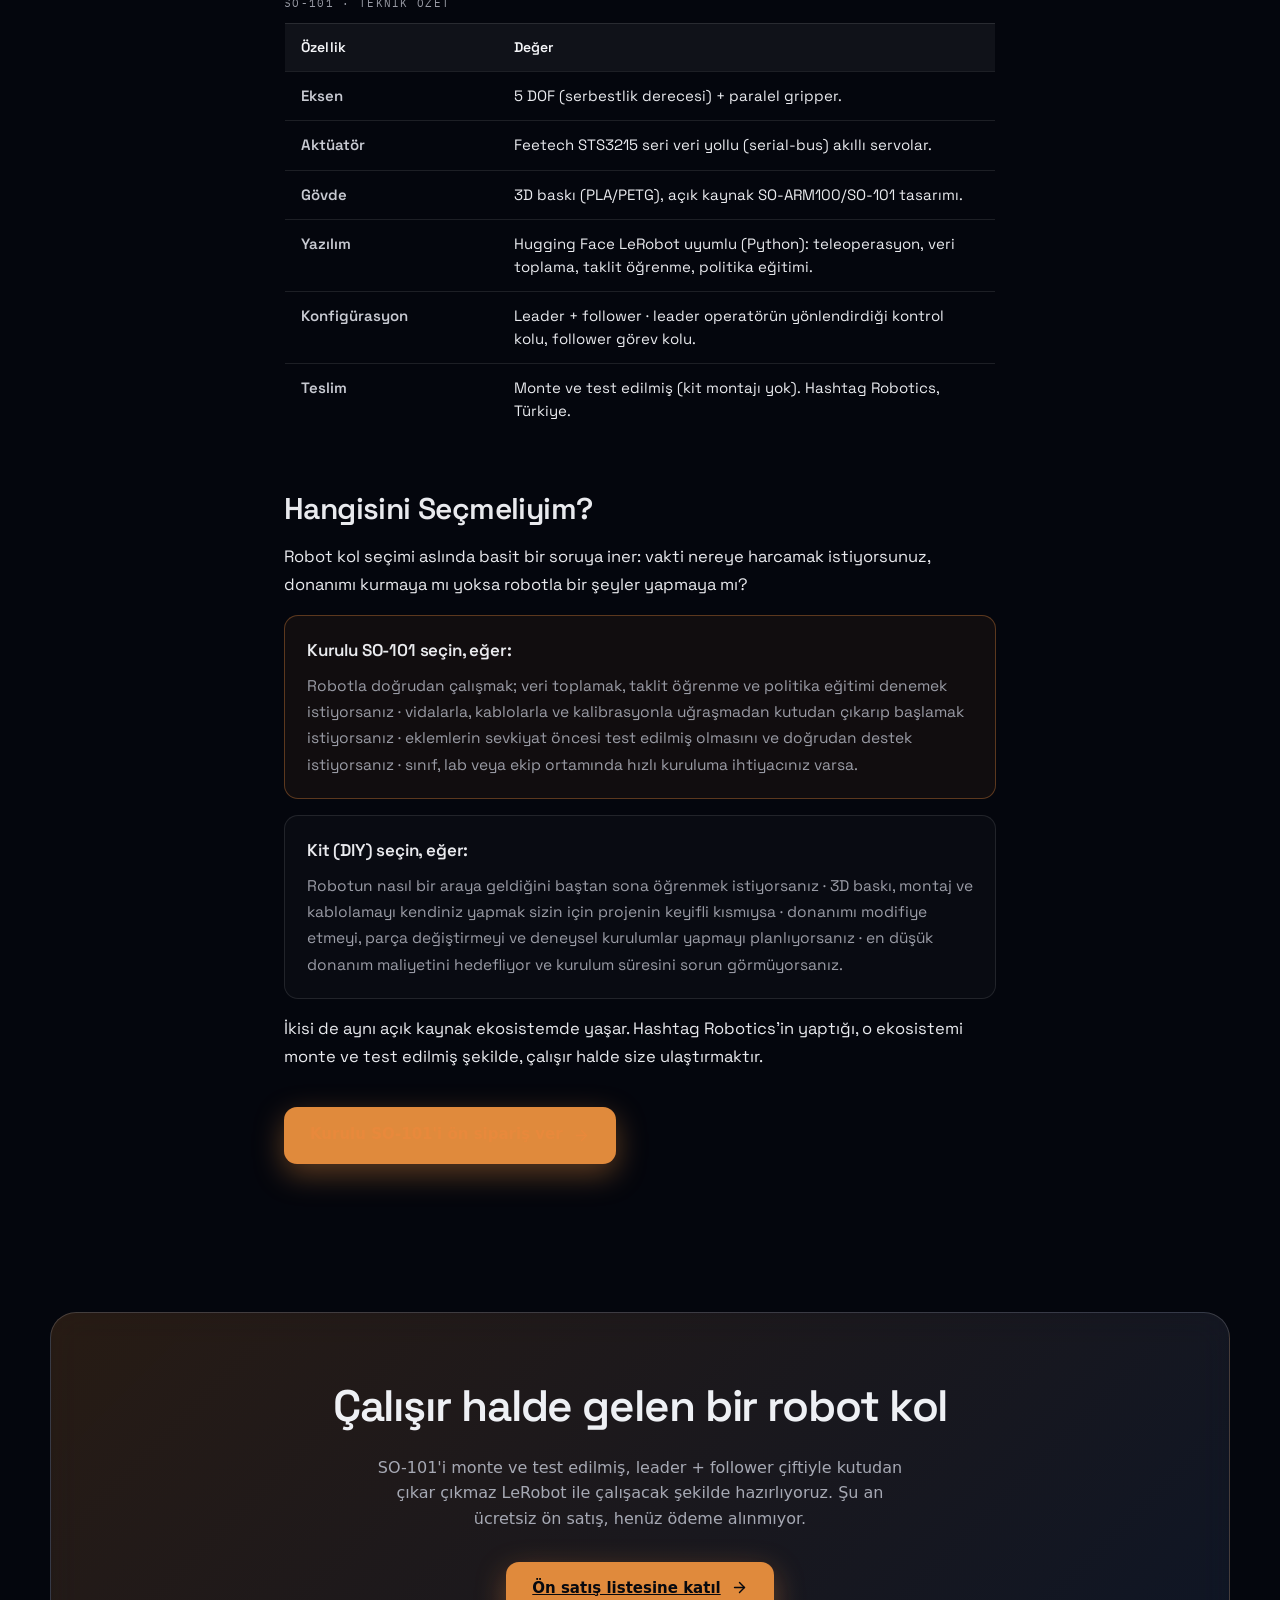
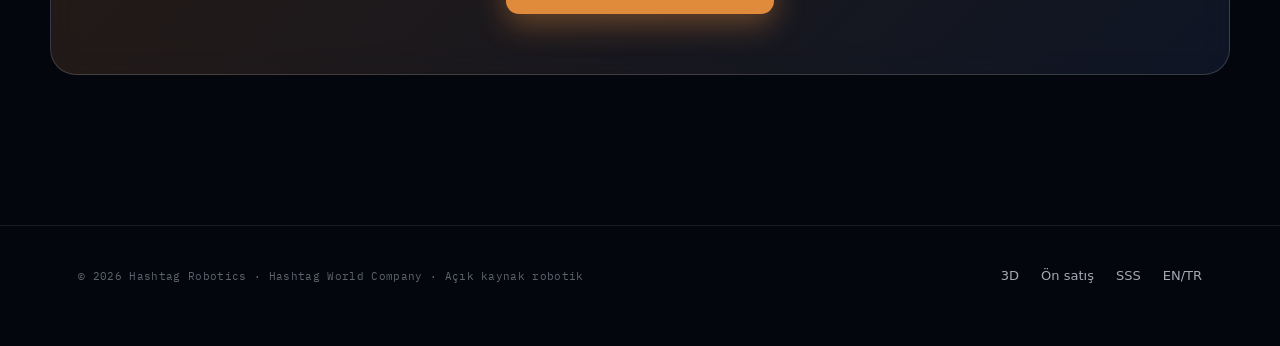
<file: so101-karsilastirma.html>
<!DOCTYPE html>
<html lang="tr">
<head>
<meta charset="UTF-8" />
<meta name="viewport" content="width=device-width, initial-scale=1.0" />
<title>SO-101: Kurulu mu Kit mi? Özellikler ve Karşılaştırma | Hashtag Robotics</title>
<meta name="description" content="SO-101 robot kol: kurulu (monte ve test edilmiş) mi yoksa kit (DIY) mi? Montaj süresi, kalibrasyon, destek ve teknik özellikler tablosuyla doğru robot kol seçimi. Hashtag Robotics ön satışı." />
<meta name="keywords" content="kurulu vs kit robot kol, SO-101 özellikleri, robot kol seçimi, SO-101 karşılaştırma, kurulu robot kol, DIY robot kol, LeRobot robot kol, Feetech STS3215, 5 DOF robot kol" />
<meta name="author" content="Hashtag Robotics" />
<meta name="robots" content="index, follow, max-image-preview:large" />
<meta name="theme-color" content="#0a0b0e" />
<link rel="canonical" href="https://labs.hashtagworldcompany.com/so101-karsilastirma" />
<link rel="alternate" hreflang="tr" href="https://labs.hashtagworldcompany.com/so101-karsilastirma" />
<link rel="alternate" hreflang="x-default" href="https://labs.hashtagworldcompany.com/so101-karsilastirma" />
<link rel="icon" type="image/svg+xml" href="/assets/favicon.svg" />
<meta property="og:type" content="website" />
<meta property="og:site_name" content="Hashtag Robotics" />
<meta property="og:locale" content="tr_TR" />
<meta property="og:title" content="SO-101: Kurulu mu Kit mi? Özellikler ve Karşılaştırma" />
<meta property="og:description" content="Kurulu (monte ve test edilmiş) ile kit (DIY) SO-101 robot kolu karşılaştırması: montaj, kalibrasyon, destek ve teknik özellikler. Doğru robot kol seçimi rehberi." />
<meta property="og:url" content="https://labs.hashtagworldcompany.com/so101-karsilastirma" />
<meta property="og:image" content="https://labs.hashtagworldcompany.com/assets/og-cover.png" />
<meta property="og:image:width" content="1200" /><meta property="og:image:height" content="630" />
<meta name="twitter:card" content="summary_large_image" />
<meta name="twitter:title" content="SO-101: Kurulu mu Kit mi? Özellikler ve Karşılaştırma" />
<meta name="twitter:description" content="Kurulu ile kit SO-101 robot kolu karşılaştırması: montaj, kalibrasyon, destek, teknik özellikler ve doğru robot kol seçimi." />
<meta name="twitter:image" content="https://labs.hashtagworldcompany.com/assets/og-cover.png" />
<link rel="preconnect" href="https://fonts.googleapis.com" />
<link rel="preconnect" href="https://fonts.gstatic.com" crossorigin />
<link href="https://fonts.googleapis.com/css2?family=Space+Grotesk:wght@400;500;600;700&family=IBM+Plex+Mono:wght@400;500&display=swap" rel="stylesheet" />
<link rel="stylesheet" href="/product.css" />
<script type="application/ld+json">
{
  "@context": "https://schema.org",
  "@graph": [
    {
      "@type": "Organization",
      "@id": "https://labs.hashtagworldcompany.com/#org",
      "name": "Hashtag Robotics",
      "url": "https://labs.hashtagworldcompany.com/",
      "description": "Hashtag World Company'nin robotik kolu. Açık kaynak robotları monte ve test edilmiş halde sunar.",
      "logo": "https://labs.hashtagworldcompany.com/assets/og-cover.png"
    },
    {
      "@type": "Article",
      "@id": "https://labs.hashtagworldcompany.com/so101-karsilastirma#article",
      "headline": "SO-101: Kurulu mu Kit mi? Özellikler ve Karşılaştırma",
      "description": "Kurulu (monte ve test edilmiş) ile kit (DIY) SO-101 robot kolu karşılaştırması, teknik özellikler ve doğru robot kol seçimi rehberi.",
      "inLanguage": "tr",
      "mainEntityOfPage": "https://labs.hashtagworldcompany.com/so101-karsilastirma",
      "image": "https://labs.hashtagworldcompany.com/assets/og-cover.png",
      "author": { "@id": "https://labs.hashtagworldcompany.com/#org" },
      "publisher": { "@id": "https://labs.hashtagworldcompany.com/#org" },
      "about": { "@id": "https://labs.hashtagworldcompany.com/product#product" }
    },
    {
      "@type": "BreadcrumbList",
      "@id": "https://labs.hashtagworldcompany.com/so101-karsilastirma#breadcrumb",
      "itemListElement": [
        { "@type": "ListItem", "position": 1, "name": "Ana Sayfa", "item": "https://labs.hashtagworldcompany.com/" },
        { "@type": "ListItem", "position": 2, "name": "SO-101 Karşılaştırma", "item": "https://labs.hashtagworldcompany.com/so101-karsilastirma" }
      ]
    }
  ]
}
</script>
<style>
  .article {
    max-width: 760px;
    margin: 0 auto;
    padding: 120px 24px 40px;
    font-family: "Space Grotesk", system-ui, sans-serif;
    color: #e9eaee;
    line-height: 1.7;
  }
  .article .crumbs {
    font-family: "IBM Plex Mono", ui-monospace, monospace;
    font-size: 11px; letter-spacing: 0.12em; text-transform: uppercase;
    color: #9a9ca6; margin-bottom: 26px;
  }
  .article .crumbs a { color: #9a9ca6; text-decoration: none; }
  .article .crumbs a:hover { color: #e8893c; }
  .article h1 {
    font-weight: 600; font-size: clamp(30px, 5vw, 46px); line-height: 1.08;
    letter-spacing: -0.025em; margin-bottom: 18px;
  }
  .article .dek {
    font-size: 18px; color: #9a9ca6; line-height: 1.6; margin-bottom: 14px;
  }
  .article h2 {
    font-weight: 600; font-size: clamp(23px, 3.4vw, 30px); letter-spacing: -0.02em;
    line-height: 1.15; margin: 48px 0 16px; padding-top: 8px;
  }
  .article h3 {
    font-weight: 600; font-size: 19px; letter-spacing: -0.01em;
    margin: 30px 0 10px; color: #e9eaee;
  }
  .article p { margin: 0 0 16px; font-size: 16.5px; }
  .article ul, .article ol { margin: 0 0 18px; padding-left: 22px; }
  .article li { margin-bottom: 10px; font-size: 16.5px; }
  .article a { color: #e8893c; text-decoration: none; border-bottom: 1px solid rgba(232,137,60,0.3); }
  .article a:hover { border-bottom-color: #e8893c; }
  .article strong { color: #f4f5f8; font-weight: 600; }
  .article .answer-box {
    border-left: 3px solid #e8893c;
    background: rgba(232,137,60,0.08);
    border-radius: 0 14px 14px 0;
    padding: 20px 24px;
    margin: 8px 0 34px;
    font-size: 17px;
    line-height: 1.65;
    color: #eef0f4;
  }
  .article .answer-box strong { color: #fff; }
  .article .tbl-wrap { overflow-x: auto; margin: 0 0 26px; -webkit-overflow-scrolling: touch; }
  .article table {
    width: 100%; border-collapse: collapse; font-size: 15px;
    border: 1px solid rgba(255,255,255,.1); border-radius: 12px; overflow: hidden;
  }
  .article table caption {
    text-align: left; font-family: "IBM Plex Mono", ui-monospace, monospace;
    font-size: 11px; letter-spacing: 0.12em; text-transform: uppercase;
    color: #9a9ca6; margin-bottom: 10px;
  }
  .article th, .article td {
    text-align: left; padding: 13px 16px; border-bottom: 1px solid rgba(255,255,255,.1);
    vertical-align: top; line-height: 1.5;
  }
  .article thead th {
    background: rgba(255,255,255,.05); font-weight: 600; color: #f4f5f8;
    font-size: 14px; letter-spacing: 0.01em;
  }
  .article tbody th {
    font-weight: 600; color: #c8cad2; width: 30%; white-space: nowrap;
  }
  .article tbody tr:last-child td, .article tbody tr:last-child th { border-bottom: 0; }
  .article .col-us { color: #f4f5f8; }
  .article .pick {
    border: 1px solid rgba(255,255,255,.1); background: rgba(255,255,255,.025);
    border-radius: 14px; padding: 20px 22px; margin: 0 0 16px;
  }
  .article .pick h3 { margin: 0 0 8px; font-size: 17px; }
  .article .pick p { margin: 0; color: #9a9ca6; font-size: 15.5px; }
  .article .pick.us { border-color: rgba(232,137,60,0.35); background: rgba(232,137,60,0.06); }
  .article .mini-cta { margin: 36px 0 8px; }
  @media (max-width: 560px) {
    .article { padding-top: 100px; }
    .article tbody th { width: auto; white-space: normal; }
  }
</style>
</head>
<body>
<div id="space"></div>
<div id="stars"></div>

<nav id="nav"><div class="wrap">
  <a class="brand" href="/"><span class="mark"><b>#</b>Hashtag</span><span class="tag">Robotics</span></a>
  <div class="nav-links">
    <a href="/so101-nedir">SO-101 Nedir</a>
    <a href="/so101-karsilastirma">Karşılaştırma</a>
    <a href="/lerobot-kurulum">LeRobot</a>
    <a href="/sss">SSS</a>
    <a class="nav-back" href="/en/so101-guide">EN</a>
    <a class="nav-cta" href="/product">Ön satış / Pre-order</a>
  </div>
</div></nav>

<main>
  <article class="article">
    <div class="crumbs"><a href="/">Ana Sayfa</a> · SO-101 Karşılaştırma</div>

    <h1>SO-101: Kurulu mu, Kit mi?</h1>
    <p class="dek">Aynı açık kaynak SO-101 tasarımı, iki farklı başlangıç. Montaj süresi, kalibrasyon, test ve destek farkını, ardından teknik özellikleri yan yana görün. Doğru robot kol seçimi için kısa ve net bir rehber.</p>

    <div class="answer-box">
      <strong>Kısa cevap:</strong> Kit (DIY) versiyon vidaları, kabloları ve servoları kendiniz monte ettiğiniz açık kaynak çözümdür · ucuz ama saatlerce kurulum, kalibrasyon ve hata ayıklama ister. Kurulu SO-101 ise monte, kablolanmış, servoları ID'lenmiş ve test edilmiş gelir. Kutudan çıkarıp doğrudan LeRobot ile çalışırsınız. Robotla ilgilenmek isteyenler için kurulu, üretim sürecini öğrenmek isteyenler için kit.
    </div>

    <h2>Kurulu (Hashtag Robotics) ile Kit (DIY) Karşılaştırması</h2>
    <p>Her iki seçenek de aynı açık SO-ARM100/SO-101 tasarımına dayanır. Fark, kutuyu açtığınız andaki durumdadır.</p>

    <div class="tbl-wrap">
    <table>
      <caption>Kurulu vs Kit · başlangıç deneyimi</caption>
      <thead>
        <tr>
          <th scope="col">Kriter</th>
          <th scope="col" class="col-us">Kurulu (Hashtag Robotics)</th>
          <th scope="col">Kit (DIY)</th>
        </tr>
      </thead>
      <tbody>
        <tr>
          <th scope="row">Montaj süresi</th>
          <td class="col-us">Sıfır. Monte ve kablolanmış gelir.</td>
          <td>Parça yazdırma, vida, kablo ve servo montajıyla saatler sürer.</td>
        </tr>
        <tr>
          <th scope="row">Test edilmişlik</th>
          <td class="col-us">Her eklem ve gripper sevkiyat öncesi çalıştırılıp test edilir.</td>
          <td>Test sizin sorumluluğunuzda · arızalı parçayı kendiniz bulursunuz.</td>
        </tr>
        <tr>
          <th scope="row">Kalibrasyon</th>
          <td class="col-us">Servo ID'leri atanmış, eklemler kalibre edilmiş hazır.</td>
          <td>Servo ID'leme ve kalibrasyonu baştan kendiniz yaparsınız.</td>
        </tr>
        <tr>
          <th scope="row">Destek</th>
          <td class="col-us">Hashtag Robotics doğrudan iletişim ve kurulum desteği.</td>
          <td>Topluluk forumları ve açık kaynak dokümantasyonu.</td>
        </tr>
        <tr>
          <th scope="row">Kimin için</th>
          <td class="col-us">Robotla uygulama, veri toplama ve öğrenme yapmak isteyenler.</td>
          <td>Donanımı baştan kurmayı ve süreci öğrenmeyi sevenler.</td>
        </tr>
        <tr>
          <th scope="row">Başlangıç kolaylığı</th>
          <td class="col-us">Kutudan çıkar, bağlar, LeRobot ile dakikalar içinde başlarsınız.</td>
          <td>Önce mekanik kurulum ve doğrulama, sonra yazılım.</td>
        </tr>
      </tbody>
    </table>
    </div>

    <h2>SO-101 Teknik Özellikleri</h2>
    <p>Hangi yolu seçerseniz seçin, donanımın temeli aynı açık standarttır. Hashtag Robotics bu donanımı leader ve follower kol çiftiyle, monte ve test edilmiş olarak sunar.</p>

    <div class="tbl-wrap">
    <table>
      <caption>SO-101 · teknik özet</caption>
      <thead>
        <tr>
          <th scope="col">Özellik</th>
          <th scope="col">Değer</th>
        </tr>
      </thead>
      <tbody>
        <tr>
          <th scope="row">Eksen</th>
          <td>5 DOF (serbestlik derecesi) + paralel gripper.</td>
        </tr>
        <tr>
          <th scope="row">Aktüatör</th>
          <td>Feetech STS3215 seri veri yollu (serial-bus) akıllı servolar.</td>
        </tr>
        <tr>
          <th scope="row">Gövde</th>
          <td>3D baskı (PLA/PETG), açık kaynak SO-ARM100/SO-101 tasarımı.</td>
        </tr>
        <tr>
          <th scope="row">Yazılım</th>
          <td>Hugging Face LeRobot uyumlu (Python): teleoperasyon, veri toplama, taklit öğrenme, politika eğitimi.</td>
        </tr>
        <tr>
          <th scope="row">Konfigürasyon</th>
          <td>Leader + follower · leader operatörün yönlendirdiği kontrol kolu, follower görev kolu.</td>
        </tr>
        <tr>
          <th scope="row">Teslim</th>
          <td>Monte ve test edilmiş (kit montajı yok). Hashtag Robotics, Türkiye.</td>
        </tr>
      </tbody>
    </table>
    </div>

    <h2>Hangisini Seçmeliyim?</h2>
    <p>Robot kol seçimi aslında basit bir soruya iner: vakti nereye harcamak istiyorsunuz, donanımı kurmaya mı yoksa robotla bir şeyler yapmaya mı?</p>

    <div class="pick us">
      <h3>Kurulu SO-101 seçin, eğer:</h3>
      <p>Robotla doğrudan çalışmak; veri toplamak, taklit öğrenme ve politika eğitimi denemek istiyorsanız · vidalarla, kablolarla ve kalibrasyonla uğraşmadan kutudan çıkarıp başlamak istiyorsanız · eklemlerin sevkiyat öncesi test edilmiş olmasını ve doğrudan destek istiyorsanız · sınıf, lab veya ekip ortamında hızlı kuruluma ihtiyacınız varsa.</p>
    </div>

    <div class="pick">
      <h3>Kit (DIY) seçin, eğer:</h3>
      <p>Robotun nasıl bir araya geldiğini baştan sona öğrenmek istiyorsanız · 3D baskı, montaj ve kablolamayı kendiniz yapmak sizin için projenin keyifli kısmıysa · donanımı modifiye etmeyi, parça değiştirmeyi ve deneysel kurulumlar yapmayı planlıyorsanız · en düşük donanım maliyetini hedefliyor ve kurulum süresini sorun görmüyorsanız.</p>
    </div>

    <p>İkisi de aynı açık kaynak ekosistemde yaşar. Hashtag Robotics'in yaptığı, o ekosistemi monte ve test edilmiş şekilde, çalışır halde size ulaştırmaktır.</p>

    <div class="mini-cta">
      <a class="btn-primary" href="/product">Kurulu SO-101'i ön sipariş ver
        <svg viewBox="0 0 24 24" fill="none" stroke="currentColor" stroke-width="2" stroke-linecap="round" stroke-linejoin="round"><line x1="5" y1="12" x2="19" y2="12"></line><polyline points="12 5 19 12 12 19"></polyline></svg>
      </a>
    </div>
  </article>

  <section class="sec">
    <div class="cta-band">
      <h2>Çalışır halde gelen bir robot kol</h2>
      <p>SO-101'i monte ve test edilmiş, leader + follower çiftiyle kutudan çıkar çıkmaz LeRobot ile çalışacak şekilde hazırlıyoruz. Şu an ücretsiz ön satış, henüz ödeme alınmıyor.</p>
      <a class="btn-primary" href="/product">Ön satış listesine katıl
        <svg viewBox="0 0 24 24" fill="none" stroke="currentColor" stroke-width="2" stroke-linecap="round" stroke-linejoin="round"><line x1="5" y1="12" x2="19" y2="12"></line><polyline points="12 5 19 12 12 19"></polyline></svg>
      </a>
    </div>
  </section>
</main>

<footer><div class="wrap">
  <div class="fnote">© <span id="year">2026</span> Hashtag Robotics · Hashtag World Company · Açık kaynak robotik</div>
  <div style="display:flex; gap:22px; flex-wrap:wrap;">
    <a href="/">3D</a><a href="/product">Ön satış</a><a href="/sss">SSS</a><a href="/en/so101-guide">EN/TR</a>
  </div>
</div></footer>

<script>document.getElementById('year').textContent = new Date().getFullYear();</script>
</body>
</html>
</file>
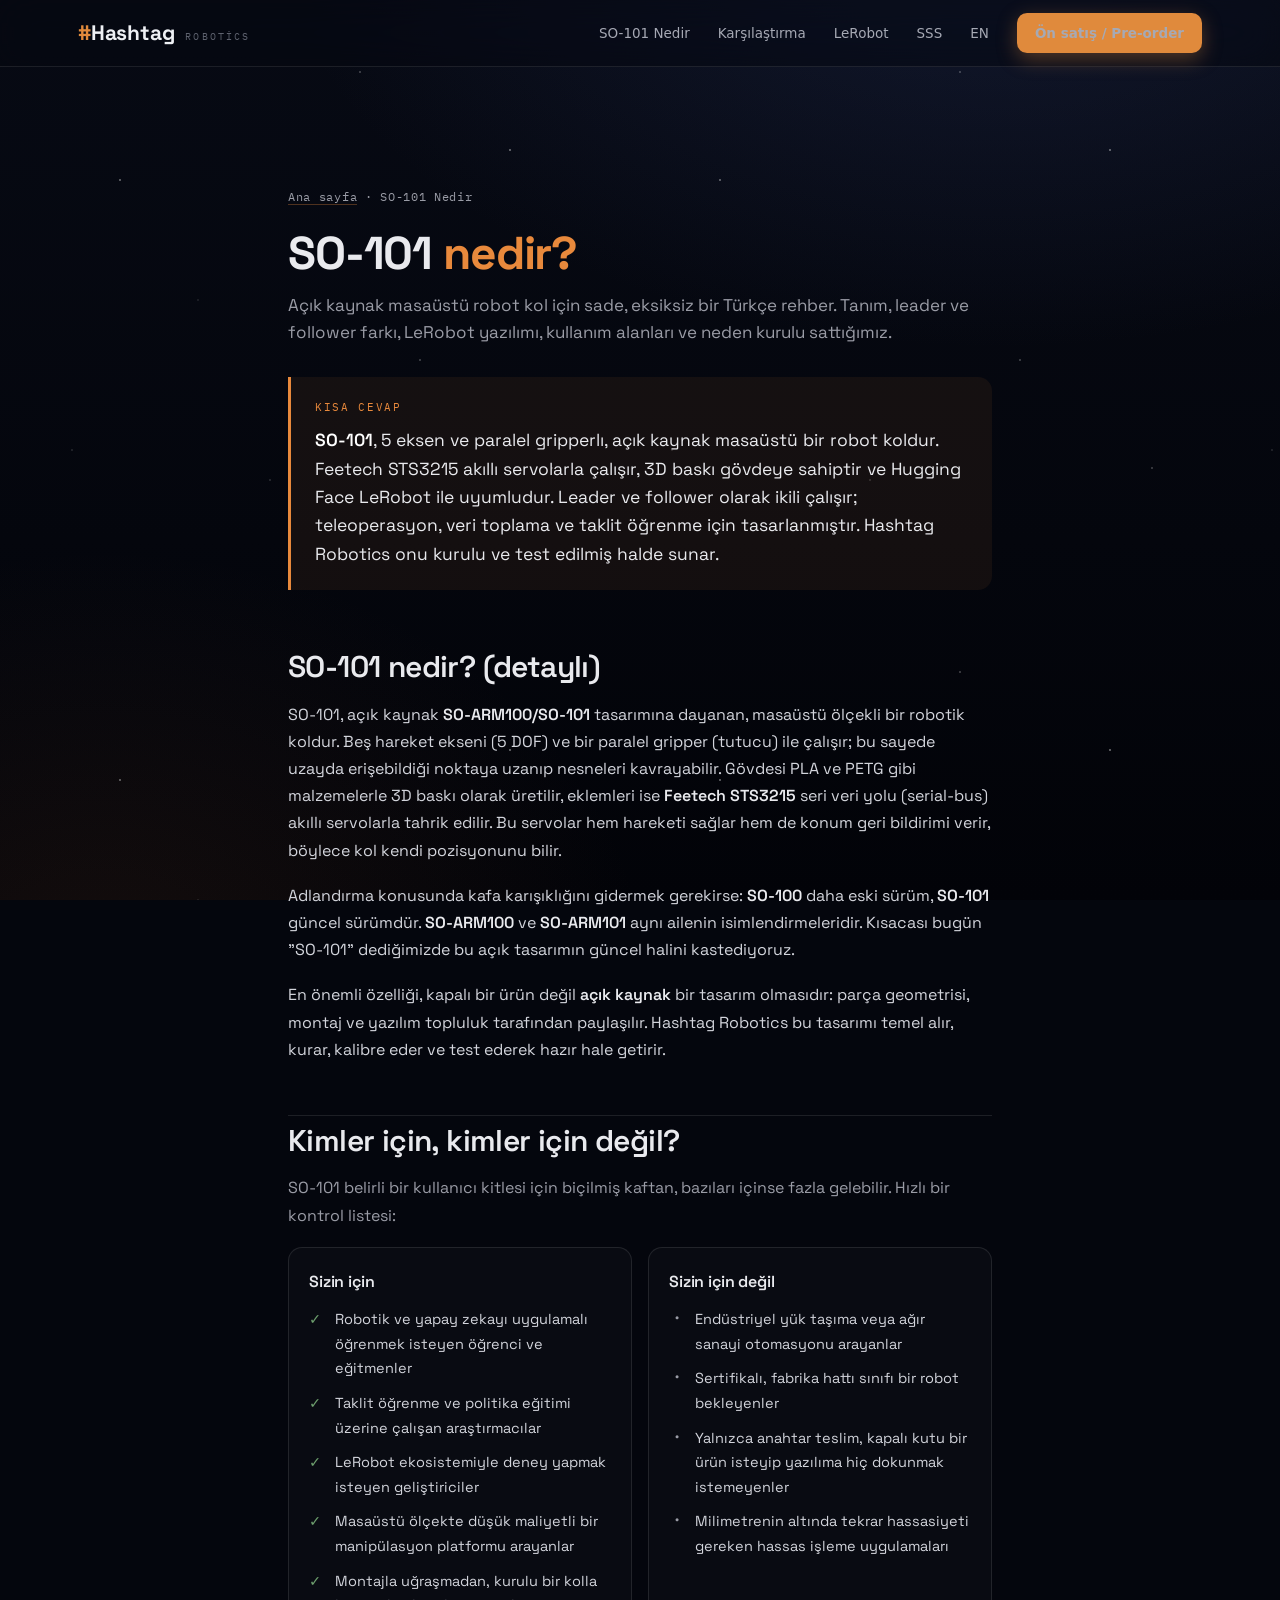
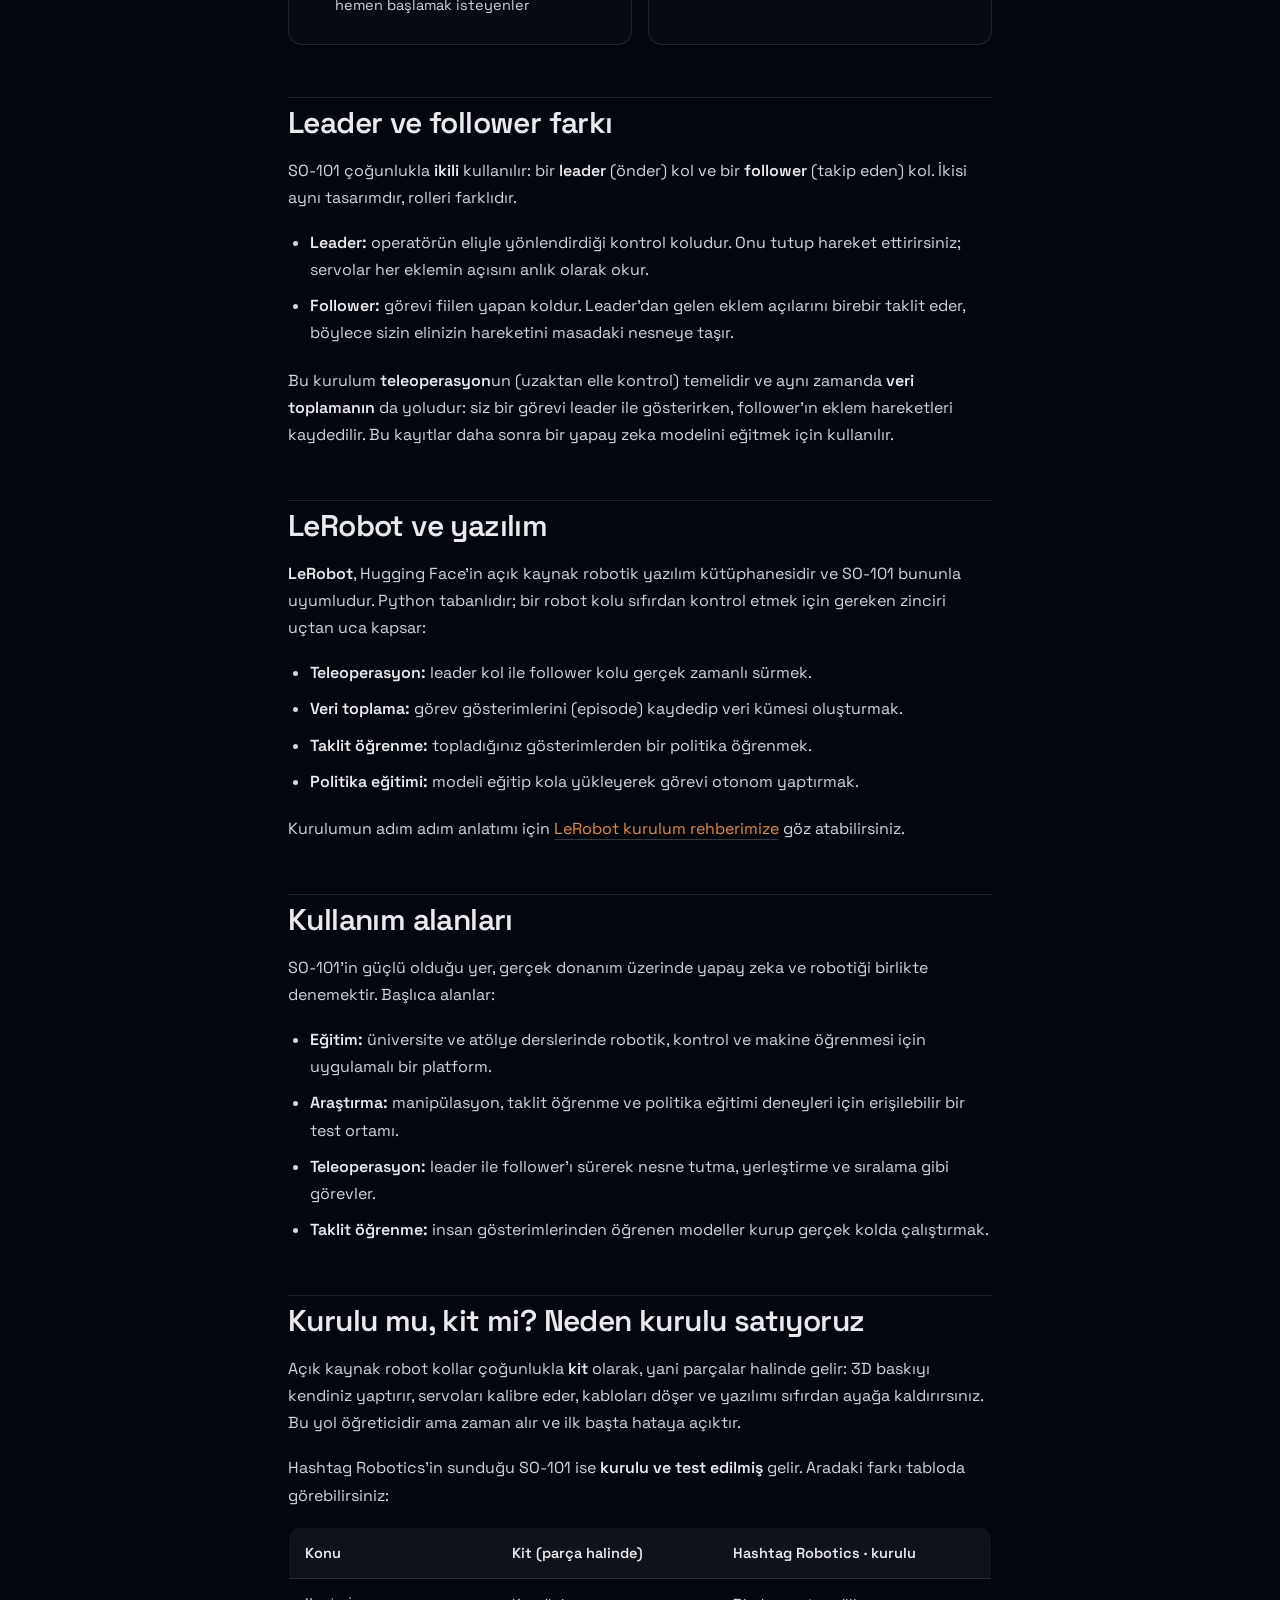
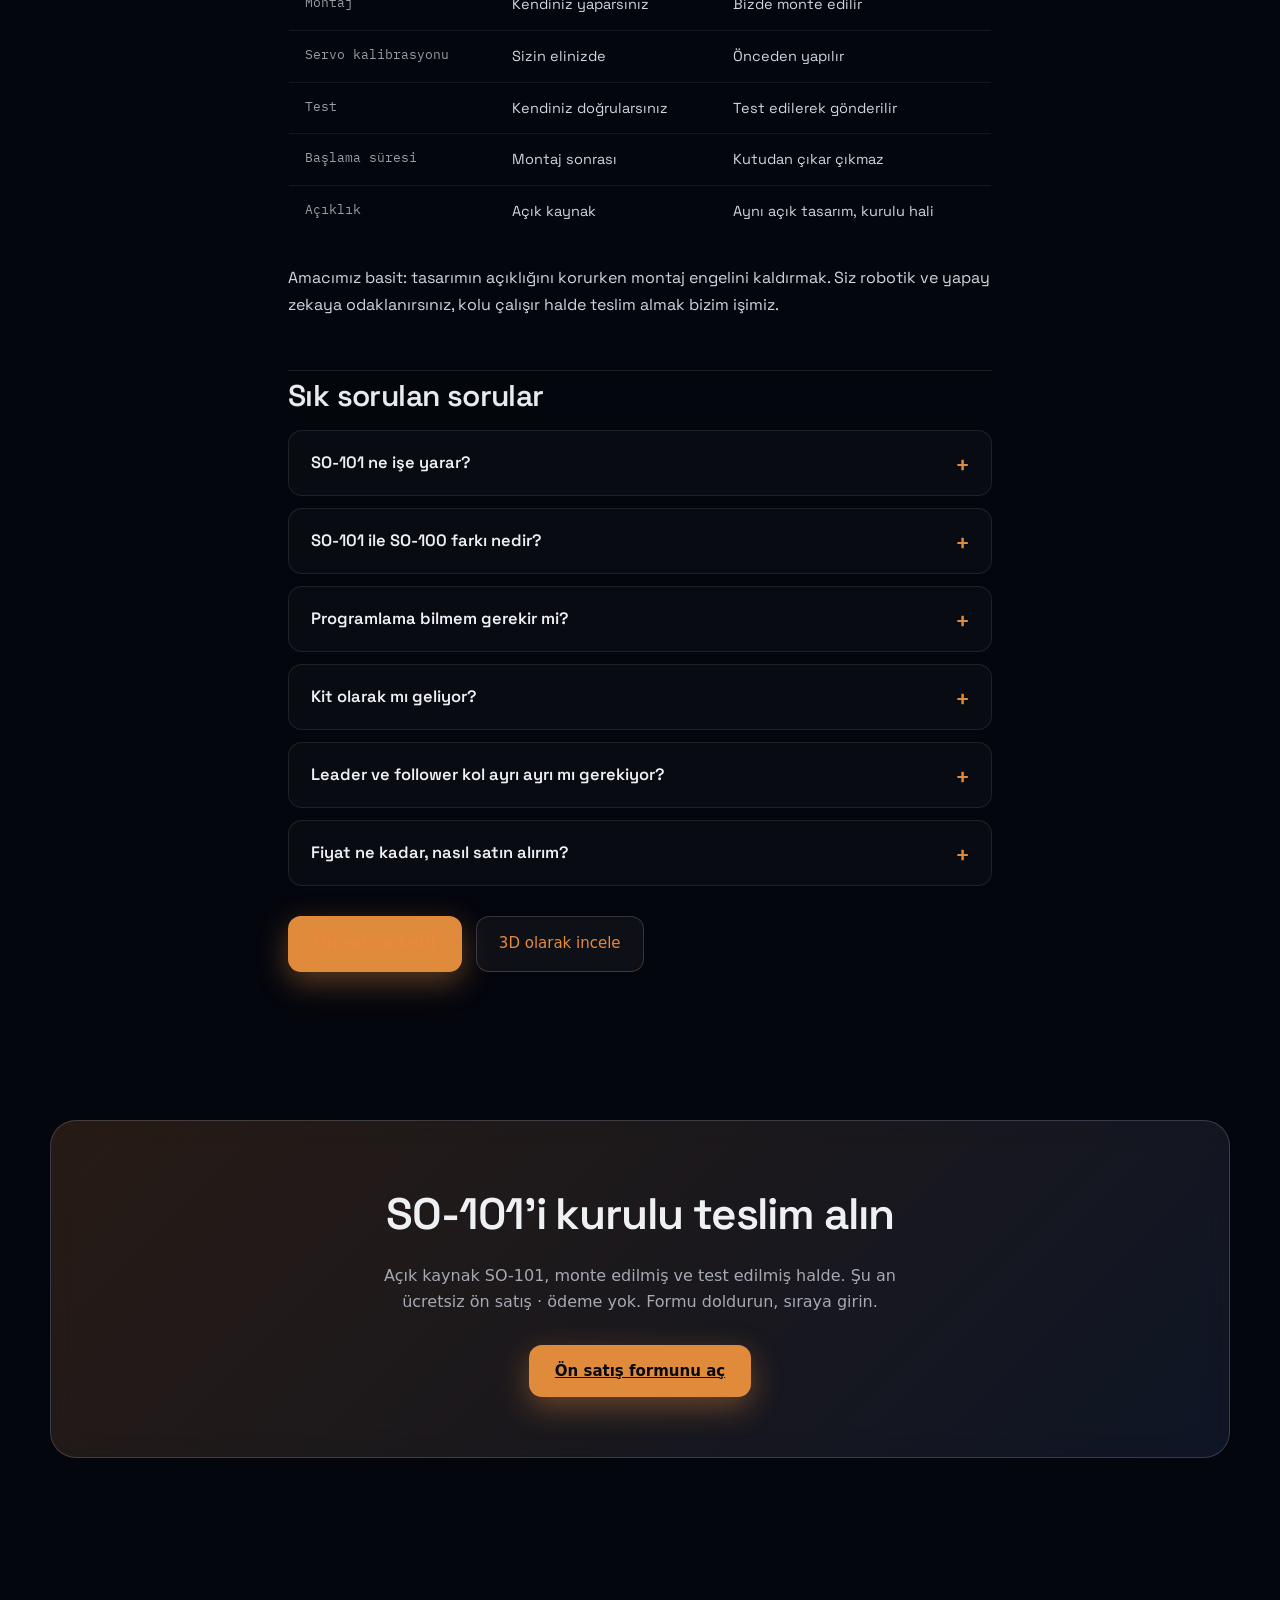
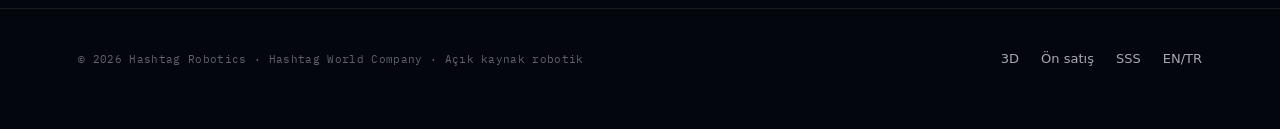
<file: so101-nedir.html>
<!DOCTYPE html>
<html lang="tr">
<head>
<meta charset="UTF-8" />
<meta name="viewport" content="width=device-width, initial-scale=1.0" />
<title>SO-101 Nedir? Açık Kaynak Robot Kol Rehberi | Hashtag Robotics</title>
<meta name="description" content="SO-101 nedir? 5 eksen ve paralel gripperlı, açık kaynak masaüstü robot kol. Feetech STS3215 servolar, LeRobot uyumlu, kurulu ve test edilmiş gelir. Leader ve follower farkı, kullanım alanları ve SSS." />
<meta name="keywords" content="SO-101 nedir, açık kaynak robot kol nedir, LeRobot nedir, SO-ARM100, SO-ARM101, robot kol, Feetech STS3215, taklit öğrenme, teleoperasyon, Hashtag Robotics" />
<meta name="author" content="Hashtag Robotics" />
<meta name="robots" content="index, follow, max-image-preview:large" />
<meta name="theme-color" content="#0a0b0e" />
<link rel="canonical" href="https://labs.hashtagworldcompany.com/so101-nedir" />
<link rel="alternate" hreflang="tr" href="https://labs.hashtagworldcompany.com/so101-nedir" />
<link rel="alternate" hreflang="en" href="https://labs.hashtagworldcompany.com/en/so101-guide" />
<link rel="alternate" hreflang="x-default" href="https://labs.hashtagworldcompany.com/en/so101-guide" />
<link rel="icon" type="image/svg+xml" href="/assets/favicon.svg" />
<meta property="og:type" content="website" />
<meta property="og:site_name" content="Hashtag Robotics" />
<meta property="og:locale" content="tr_TR" />
<meta property="og:title" content="SO-101 Nedir? Açık Kaynak Robot Kol Rehberi" />
<meta property="og:description" content="5 eksen ve paralel gripperlı açık kaynak masaüstü robot kol. LeRobot uyumlu, kurulu ve test edilmiş gelir. SO-101 rehberi, leader/follower farkı ve kullanım alanları." />
<meta property="og:url" content="https://labs.hashtagworldcompany.com/so101-nedir" />
<meta property="og:image" content="https://labs.hashtagworldcompany.com/assets/og-cover.png" />
<meta property="og:image:width" content="1200" /><meta property="og:image:height" content="630" />
<meta name="twitter:card" content="summary_large_image" />
<meta name="twitter:title" content="SO-101 Nedir? Açık Kaynak Robot Kol Rehberi" />
<meta name="twitter:description" content="5 eksen ve paralel gripperlı açık kaynak masaüstü robot kol. LeRobot uyumlu, kurulu ve test edilmiş gelir." />
<meta name="twitter:image" content="https://labs.hashtagworldcompany.com/assets/og-cover.png" />
<link rel="preconnect" href="https://fonts.googleapis.com" />
<link rel="preconnect" href="https://fonts.gstatic.com" crossorigin />
<link href="https://fonts.googleapis.com/css2?family=Space+Grotesk:wght@400;500;600;700&family=IBM+Plex+Mono:wght@400;500&display=swap" rel="stylesheet" />
<link rel="stylesheet" href="/product.css" />
<script type="application/ld+json">
{
  "@context": "https://schema.org",
  "@graph": [
    {
      "@type": "Organization",
      "@id": "https://labs.hashtagworldcompany.com/#org",
      "name": "Hashtag Robotics",
      "url": "https://labs.hashtagworldcompany.com/",
      "description": "Hashtag World Company'nin robotik kolu. Açık kaynak robotları kurulu ve test edilmiş halde sunar.",
      "logo": "https://labs.hashtagworldcompany.com/assets/og-cover.png"
    },
    {
      "@type": "Article",
      "headline": "SO-101 Nedir? Açık Kaynak Robot Kol Rehberi",
      "description": "SO-101 açık kaynak masaüstü robot kolun tanımı, leader ve follower farkı, LeRobot yazılımı, kullanım alanları ve kurulu satış yaklaşımı.",
      "inLanguage": "tr",
      "mainEntityOfPage": "https://labs.hashtagworldcompany.com/so101-nedir",
      "image": "https://labs.hashtagworldcompany.com/assets/og-cover.png",
      "about": "SO-101 açık kaynak robot kol",
      "author": { "@id": "https://labs.hashtagworldcompany.com/#org" },
      "publisher": { "@id": "https://labs.hashtagworldcompany.com/#org" }
    },
    {
      "@type": "FAQPage",
      "mainEntity": [
        {
          "@type": "Question",
          "name": "SO-101 nedir?",
          "acceptedAnswer": { "@type": "Answer", "text": "SO-101, 5 eksenli ve paralel gripperlı, açık kaynak SO-ARM100/SO-101 tasarımına dayanan masaüstü robot koldur. Feetech STS3215 akıllı servolarla çalışır, 3D baskı gövdeye sahiptir ve Hugging Face LeRobot ile uyumludur." }
        },
        {
          "@type": "Question",
          "name": "SO-101 ile SO-100 arasındaki fark nedir?",
          "acceptedAnswer": { "@type": "Answer", "text": "SO-100 daha eski sürüm, SO-101 güncel sürümdür. SO-ARM100 ve SO-ARM101 aynı ailenin isimlendirmeleridir; SO-101 bu tasarımın güncel halini ifade eder." }
        },
        {
          "@type": "Question",
          "name": "Leader ve follower kol arasındaki fark nedir?",
          "acceptedAnswer": { "@type": "Answer", "text": "Leader operatörün elle yönlendirdiği kontrol koludur. Follower ise görevi fiilen yapan koldur. Leader'ı hareket ettirdiğinizde follower aynı hareketi taklit eder; bu sayede teleoperasyon ve veri toplama yapılır." }
        },
        {
          "@type": "Question",
          "name": "LeRobot nedir ve SO-101 ile nasıl çalışır?",
          "acceptedAnswer": { "@type": "Answer", "text": "LeRobot, Hugging Face'in açık kaynak robotik yazılım kütüphanesidir. Python ile teleoperasyon, veri toplama, taklit öğrenme ve politika eğitimi yapmanızı sağlar. SO-101 LeRobot ile uyumludur." }
        },
        {
          "@type": "Question",
          "name": "SO-101 kit olarak mı geliyor yoksa kurulu mu?",
          "acceptedAnswer": { "@type": "Answer", "text": "Hashtag Robotics'in sunduğu SO-101 kit değildir. Kurulu ve test edilmiş halde gelir; montajla uğraşmadan doğrudan kullanmaya başlarsınız." }
        },
        {
          "@type": "Question",
          "name": "SO-101 fiyatı ve satın alma nasıl?",
          "acceptedAnswer": { "@type": "Answer", "text": "Şu an SO-101 ücretsiz ön satış aşamasındadır ve henüz ödeme alınmamaktadır. Ön satış formunu doldurarak ilginizi bildirebilir, sıraya girebilirsiniz." }
        }
      ]
    },
    {
      "@type": "BreadcrumbList",
      "itemListElement": [
        { "@type": "ListItem", "position": 1, "name": "Ana sayfa", "item": "https://labs.hashtagworldcompany.com/" },
        { "@type": "ListItem", "position": 2, "name": "SO-101 Nedir", "item": "https://labs.hashtagworldcompany.com/so101-nedir" }
      ]
    }
  ]
}
</script>
<style>
  .article-wrap {
    max-width: 760px;
    margin: 0 auto;
    padding: 120px 28px 40px;
    font-family: var(--disp, "Space Grotesk", system-ui, sans-serif);
    color: #e9eaee;
    line-height: 1.7;
  }
  .article-wrap .crumb {
    font-family: var(--mono, "IBM Plex Mono", monospace);
    font-size: 11.5px; letter-spacing: 0.06em; color: #9a9ca6;
    margin-bottom: 22px;
  }
  .article-wrap .crumb a { color: #9a9ca6; text-decoration: none; }
  .article-wrap .crumb a:hover { color: #e8893c; }
  .article-wrap h1 {
    font-family: var(--disp, "Space Grotesk", sans-serif);
    font-weight: 700; font-size: clamp(30px, 5vw, 46px);
    line-height: 1.08; letter-spacing: -0.025em; margin-bottom: 14px;
  }
  .article-wrap h1 em { font-style: normal; color: #e8893c; }
  .article-wrap .deck {
    font-size: 17px; color: #9a9ca6; margin-bottom: 30px; line-height: 1.6;
  }
  .article-wrap h2 {
    font-family: var(--disp, "Space Grotesk", sans-serif);
    font-weight: 600; font-size: clamp(22px, 3.2vw, 30px);
    letter-spacing: -0.02em; line-height: 1.15;
    margin: 52px 0 16px; padding-top: 8px;
    border-top: 1px solid rgba(255,255,255,.1);
  }
  .article-wrap h2:first-of-type { border-top: 0; }
  .article-wrap h3 {
    font-family: var(--disp, "Space Grotesk", sans-serif);
    font-weight: 600; font-size: 18.5px; letter-spacing: -0.01em;
    margin: 30px 0 10px; color: #e9eaee;
  }
  .article-wrap p { margin: 0 0 18px; font-size: 16px; color: #d3d5dc; }
  .article-wrap p.muted { color: #9a9ca6; }
  .article-wrap a { color: #e8893c; text-decoration: none; border-bottom: 1px solid rgba(232,137,60,.32); }
  .article-wrap a:hover { border-bottom-color: #e8893c; }
  .article-wrap ul, .article-wrap ol { margin: 0 0 20px; padding-left: 22px; }
  .article-wrap li { margin: 0 0 9px; font-size: 16px; color: #d3d5dc; }
  .article-wrap strong { color: #e9eaee; font-weight: 600; }
  .answer-box {
    border-left: 3px solid #e8893c;
    background: rgba(232,137,60,.07);
    border-radius: 0 14px 14px 0;
    padding: 22px 24px; margin: 0 0 34px;
  }
  .answer-box .ab-label {
    font-family: var(--mono, "IBM Plex Mono", monospace);
    font-size: 10.5px; letter-spacing: 0.16em; text-transform: uppercase;
    color: #e8893c; margin-bottom: 10px;
  }
  .answer-box p { font-size: 17.5px; line-height: 1.62; color: #e9eaee; margin: 0; }
  .answer-box p strong { color: #fff; }
  .checklist-grid {
    display: grid; grid-template-columns: 1fr 1fr; gap: 16px; margin: 8px 0 24px;
  }
  .check-card {
    border: 1px solid rgba(255,255,255,.1);
    background: rgba(255,255,255,.025);
    border-radius: 14px; padding: 20px 20px 16px;
  }
  .check-card h3 { margin: 0 0 12px; font-size: 16px; }
  .check-card ul { list-style: none; padding: 0; margin: 0; }
  .check-card li {
    position: relative; padding-left: 26px; font-size: 14.5px; margin-bottom: 10px; color: #d3d5dc;
  }
  .check-card.yes li::before { content: "✓"; position: absolute; left: 0; top: 0; color: #6ea06e; font-weight: 700; }
  .check-card.no li::before { content: "·"; position: absolute; left: 6px; top: -2px; color: #9a9ca6; font-size: 22px; line-height: 1; }
  .article-wrap table {
    width: 100%; border-collapse: collapse; margin: 8px 0 26px;
    font-size: 14.5px; border: 1px solid rgba(255,255,255,.1); border-radius: 12px; overflow: hidden;
  }
  .article-wrap thead th {
    background: rgba(255,255,255,.05); color: #e9eaee; font-family: var(--disp, "Space Grotesk", sans-serif);
    font-weight: 600; text-align: left; padding: 13px 16px; border-bottom: 1px solid rgba(255,255,255,.1);
  }
  .article-wrap tbody td {
    padding: 13px 16px; border-bottom: 1px solid rgba(255,255,255,.07); color: #d3d5dc; vertical-align: top;
  }
  .article-wrap tbody tr:last-child td { border-bottom: 0; }
  .article-wrap tbody td:first-child { color: #9a9ca6; font-family: var(--mono, "IBM Plex Mono", monospace); font-size: 12.5px; }
  .article-faq { margin: 14px 0 8px; }
  .inline-cta { display: flex; flex-wrap: wrap; gap: 14px; margin: 30px 0 8px; }
  @media (max-width: 640px) {
    .article-wrap { padding-top: 100px; }
    .checklist-grid { grid-template-columns: 1fr; }
    .article-wrap table { font-size: 13px; }
    .article-wrap thead th, .article-wrap tbody td { padding: 10px 12px; }
  }
</style>
</head>
<body>
<div id="space"></div>
<div id="stars"></div>

<nav id="nav"><div class="wrap">
  <a class="brand" href="/"><span class="mark"><b>#</b>Hashtag</span><span class="tag">Robotics</span></a>
  <div class="nav-links">
    <a href="/so101-nedir">SO-101 Nedir</a>
    <a href="/so101-karsilastirma">Karşılaştırma</a>
    <a href="/lerobot-kurulum">LeRobot</a>
    <a href="/sss">SSS</a>
    <a class="nav-back" href="/en/so101-guide">EN</a>
    <a class="nav-cta" href="/product">Ön satış / Pre-order</a>
  </div>
</div></nav>

<main>
  <article class="article-wrap">
    <div class="crumb"><a href="/">Ana sayfa</a> · SO-101 Nedir</div>

    <h1>SO-101 <em>nedir?</em></h1>
    <p class="deck">Açık kaynak masaüstü robot kol için sade, eksiksiz bir Türkçe rehber. Tanım, leader ve follower farkı, LeRobot yazılımı, kullanım alanları ve neden kurulu sattığımız.</p>

    <div class="answer-box">
      <div class="ab-label">Kısa cevap</div>
      <p><strong>SO-101</strong>, 5 eksen ve paralel gripperlı, açık kaynak masaüstü bir robot koldur. Feetech STS3215 akıllı servolarla çalışır, 3D baskı gövdeye sahiptir ve Hugging Face LeRobot ile uyumludur. Leader ve follower olarak ikili çalışır; teleoperasyon, veri toplama ve taklit öğrenme için tasarlanmıştır. Hashtag Robotics onu kurulu ve test edilmiş halde sunar.</p>
    </div>

    <h2>SO-101 nedir? (detaylı)</h2>
    <p>SO-101, açık kaynak <strong>SO-ARM100/SO-101</strong> tasarımına dayanan, masaüstü ölçekli bir robotik koldur. Beş hareket ekseni (5 DOF) ve bir paralel gripper (tutucu) ile çalışır; bu sayede uzayda erişebildiği noktaya uzanıp nesneleri kavrayabilir. Gövdesi PLA ve PETG gibi malzemelerle 3D baskı olarak üretilir, eklemleri ise <strong>Feetech STS3215</strong> seri veri yolu (serial-bus) akıllı servolarla tahrik edilir. Bu servolar hem hareketi sağlar hem de konum geri bildirimi verir, böylece kol kendi pozisyonunu bilir.</p>
    <p>Adlandırma konusunda kafa karışıklığını gidermek gerekirse: <strong>SO-100</strong> daha eski sürüm, <strong>SO-101</strong> güncel sürümdür. <strong>SO-ARM100</strong> ve <strong>SO-ARM101</strong> aynı ailenin isimlendirmeleridir. Kısacası bugün "SO-101" dediğimizde bu açık tasarımın güncel halini kastediyoruz.</p>
    <p>En önemli özelliği, kapalı bir ürün değil <strong>açık kaynak</strong> bir tasarım olmasıdır: parça geometrisi, montaj ve yazılım topluluk tarafından paylaşılır. Hashtag Robotics bu tasarımı temel alır, kurar, kalibre eder ve test ederek hazır hale getirir.</p>

    <h2>Kimler için, kimler için değil?</h2>
    <p class="muted">SO-101 belirli bir kullanıcı kitlesi için biçilmiş kaftan, bazıları içinse fazla gelebilir. Hızlı bir kontrol listesi:</p>
    <div class="checklist-grid">
      <div class="check-card yes">
        <h3>Sizin için</h3>
        <ul>
          <li>Robotik ve yapay zekayı uygulamalı öğrenmek isteyen öğrenci ve eğitmenler</li>
          <li>Taklit öğrenme ve politika eğitimi üzerine çalışan araştırmacılar</li>
          <li>LeRobot ekosistemiyle deney yapmak isteyen geliştiriciler</li>
          <li>Masaüstü ölçekte düşük maliyetli bir manipülasyon platformu arayanlar</li>
          <li>Montajla uğraşmadan, kurulu bir kolla hemen başlamak isteyenler</li>
        </ul>
      </div>
      <div class="check-card no">
        <h3>Sizin için değil</h3>
        <ul>
          <li>Endüstriyel yük taşıma veya ağır sanayi otomasyonu arayanlar</li>
          <li>Sertifikalı, fabrika hattı sınıfı bir robot bekleyenler</li>
          <li>Yalnızca anahtar teslim, kapalı kutu bir ürün isteyip yazılıma hiç dokunmak istemeyenler</li>
          <li>Milimetrenin altında tekrar hassasiyeti gereken hassas işleme uygulamaları</li>
        </ul>
      </div>
    </div>

    <h2>Leader ve follower farkı</h2>
    <p>SO-101 çoğunlukla <strong>ikili</strong> kullanılır: bir <strong>leader</strong> (önder) kol ve bir <strong>follower</strong> (takip eden) kol. İkisi aynı tasarımdır, rolleri farklıdır.</p>
    <ul>
      <li><strong>Leader:</strong> operatörün eliyle yönlendirdiği kontrol koludur. Onu tutup hareket ettirirsiniz; servolar her eklemin açısını anlık olarak okur.</li>
      <li><strong>Follower:</strong> görevi fiilen yapan koldur. Leader'dan gelen eklem açılarını birebir taklit eder, böylece sizin elinizin hareketini masadaki nesneye taşır.</li>
    </ul>
    <p>Bu kurulum <strong>teleoperasyon</strong>un (uzaktan elle kontrol) temelidir ve aynı zamanda <strong>veri toplamanın</strong> da yoludur: siz bir görevi leader ile gösterirken, follower'ın eklem hareketleri kaydedilir. Bu kayıtlar daha sonra bir yapay zeka modelini eğitmek için kullanılır.</p>

    <h2>LeRobot ve yazılım</h2>
    <p><strong>LeRobot</strong>, Hugging Face'in açık kaynak robotik yazılım kütüphanesidir ve SO-101 bununla uyumludur. Python tabanlıdır; bir robot kolu sıfırdan kontrol etmek için gereken zinciri uçtan uca kapsar:</p>
    <ul>
      <li><strong>Teleoperasyon:</strong> leader kol ile follower kolu gerçek zamanlı sürmek.</li>
      <li><strong>Veri toplama:</strong> görev gösterimlerini (episode) kaydedip veri kümesi oluşturmak.</li>
      <li><strong>Taklit öğrenme:</strong> topladığınız gösterimlerden bir politika öğrenmek.</li>
      <li><strong>Politika eğitimi:</strong> modeli eğitip kola yükleyerek görevi otonom yaptırmak.</li>
    </ul>
    <p>Kurulumun adım adım anlatımı için <a href="/lerobot-kurulum">LeRobot kurulum rehberimize</a> göz atabilirsiniz.</p>

    <h2>Kullanım alanları</h2>
    <p>SO-101'in güçlü olduğu yer, gerçek donanım üzerinde yapay zeka ve robotiği birlikte denemektir. Başlıca alanlar:</p>
    <ul>
      <li><strong>Eğitim:</strong> üniversite ve atölye derslerinde robotik, kontrol ve makine öğrenmesi için uygulamalı bir platform.</li>
      <li><strong>Araştırma:</strong> manipülasyon, taklit öğrenme ve politika eğitimi deneyleri için erişilebilir bir test ortamı.</li>
      <li><strong>Teleoperasyon:</strong> leader ile follower'ı sürerek nesne tutma, yerleştirme ve sıralama gibi görevler.</li>
      <li><strong>Taklit öğrenme:</strong> insan gösterimlerinden öğrenen modeller kurup gerçek kolda çalıştırmak.</li>
    </ul>

    <h2>Kurulu mu, kit mi? Neden kurulu satıyoruz</h2>
    <p>Açık kaynak robot kollar çoğunlukla <strong>kit</strong> olarak, yani parçalar halinde gelir: 3D baskıyı kendiniz yaptırır, servoları kalibre eder, kabloları döşer ve yazılımı sıfırdan ayağa kaldırırsınız. Bu yol öğreticidir ama zaman alır ve ilk başta hataya açıktır.</p>
    <p>Hashtag Robotics'in sunduğu SO-101 ise <strong>kurulu ve test edilmiş</strong> gelir. Aradaki farkı tabloda görebilirsiniz:</p>
    <table>
      <thead>
        <tr><th>Konu</th><th>Kit (parça halinde)</th><th>Hashtag Robotics · kurulu</th></tr>
      </thead>
      <tbody>
        <tr><td>Montaj</td><td>Kendiniz yaparsınız</td><td>Bizde monte edilir</td></tr>
        <tr><td>Servo kalibrasyonu</td><td>Sizin elinizde</td><td>Önceden yapılır</td></tr>
        <tr><td>Test</td><td>Kendiniz doğrularsınız</td><td>Test edilerek gönderilir</td></tr>
        <tr><td>Başlama süresi</td><td>Montaj sonrası</td><td>Kutudan çıkar çıkmaz</td></tr>
        <tr><td>Açıklık</td><td>Açık kaynak</td><td>Aynı açık tasarım, kurulu hali</td></tr>
      </tbody>
    </table>
    <p>Amacımız basit: tasarımın açıklığını korurken montaj engelini kaldırmak. Siz robotik ve yapay zekaya odaklanırsınız, kolu çalışır halde teslim almak bizim işimiz.</p>

    <h2>Sık sorulan sorular</h2>
    <div class="article-faq faq">
      <details class="faq-item">
        <summary>SO-101 ne işe yarar?</summary>
        <p>SO-101, masaüstünde nesne tutma, yerleştirme ve sıralama gibi manipülasyon görevlerini yapabilen açık kaynak bir robot koldur. Asıl gücü, teleoperasyon ile veri toplayıp taklit öğrenme yoluyla bu görevleri otonom yaptırmaya olanak vermesidir.</p>
      </details>
      <details class="faq-item">
        <summary>SO-101 ile SO-100 farkı nedir?</summary>
        <p>SO-100 daha eski sürüm, SO-101 güncel sürümdür. SO-ARM100 ve SO-ARM101 aynı ailenin isimlendirmeleridir. Bugün "SO-101" güncel açık tasarımı ifade eder.</p>
      </details>
      <details class="faq-item">
        <summary>Programlama bilmem gerekir mi?</summary>
        <p>Temel düzeyde Python bilmek işinizi çok kolaylaştırır, çünkü LeRobot Python tabanlıdır. Teleoperasyon ve hazır örneklerle başlayıp zamanla veri toplama ve model eğitimine geçebilirsiniz.</p>
      </details>
      <details class="faq-item">
        <summary>Kit olarak mı geliyor?</summary>
        <p>Hayır. Hashtag Robotics'in sunduğu SO-101 kurulu ve test edilmiş halde gelir. Montaj ve kalibrasyonla uğraşmadan doğrudan kullanmaya başlarsınız.</p>
      </details>
      <details class="faq-item">
        <summary>Leader ve follower kol ayrı ayrı mı gerekiyor?</summary>
        <p>Teleoperasyon ve veri toplama için ikili (leader + follower) yapı kullanılır. Leader operatörün yönlendirdiği kol, follower ise görevi yapan koldur.</p>
      </details>
      <details class="faq-item">
        <summary>Fiyat ne kadar, nasıl satın alırım?</summary>
        <p>Şu an SO-101 ücretsiz ön satış aşamasındadır ve henüz ödeme alınmamaktadır. Ön satış formunu doldurarak ilginizi bildirebilir ve sıraya girebilirsiniz.</p>
      </details>
    </div>

    <div class="inline-cta">
      <a class="btn-primary" href="/product">Ön satışa katıl</a>
      <a class="btn-ghost" href="/">3D olarak incele</a>
    </div>
  </article>

  <section class="sec">
    <div class="cta-band">
      <h2>SO-101'i kurulu teslim alın</h2>
      <p>Açık kaynak SO-101, monte edilmiş ve test edilmiş halde. Şu an ücretsiz ön satış · ödeme yok. Formu doldurun, sıraya girin.</p>
      <a class="btn-primary" href="/product">Ön satış formunu aç</a>
    </div>
  </section>
</main>

<footer><div class="wrap">
  <div class="fnote">© <span id="year">2026</span> Hashtag Robotics · Hashtag World Company · Açık kaynak robotik</div>
  <div style="display:flex; gap:22px; flex-wrap:wrap;">
    <a href="/">3D</a><a href="/product">Ön satış</a><a href="/sss">SSS</a><a href="/en/so101-guide">EN/TR</a>
  </div>
</div></footer>

<script>document.getElementById('year').textContent = new Date().getFullYear();</script>
</body>
</html>
</file>
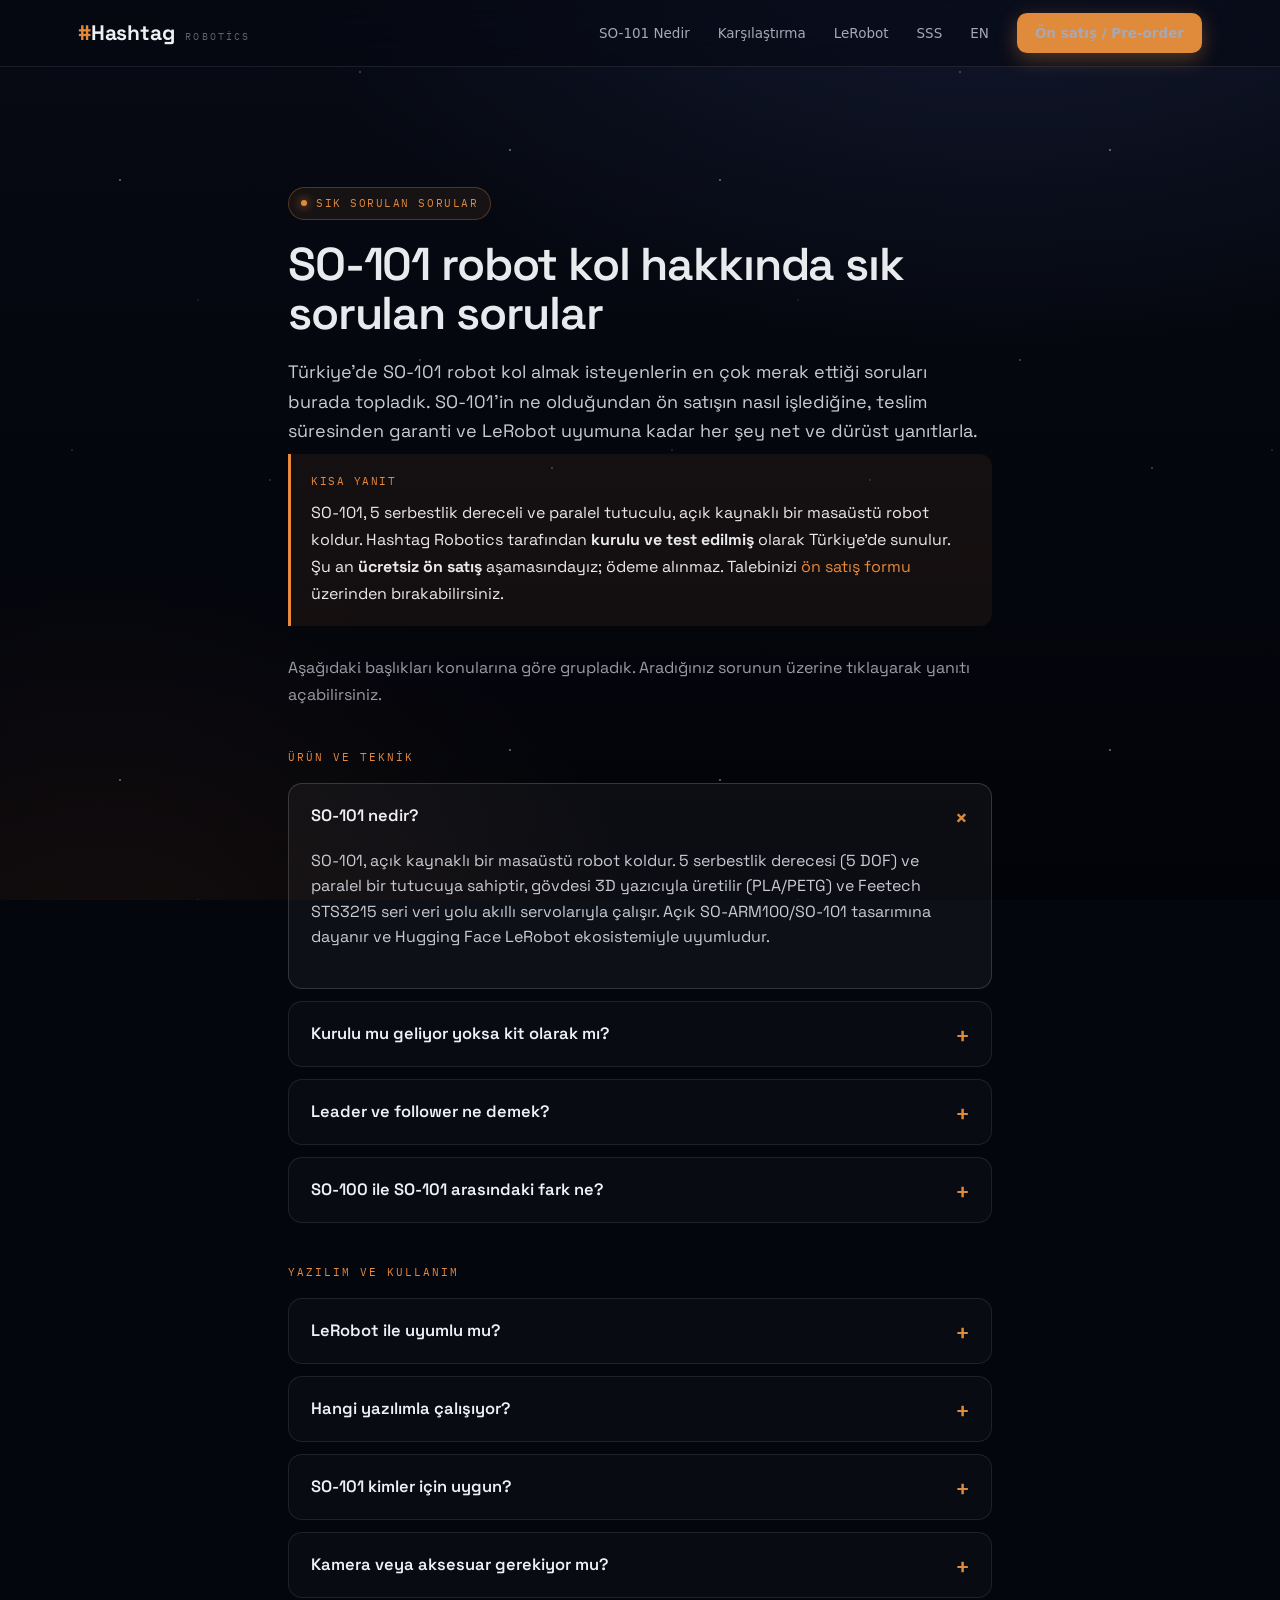
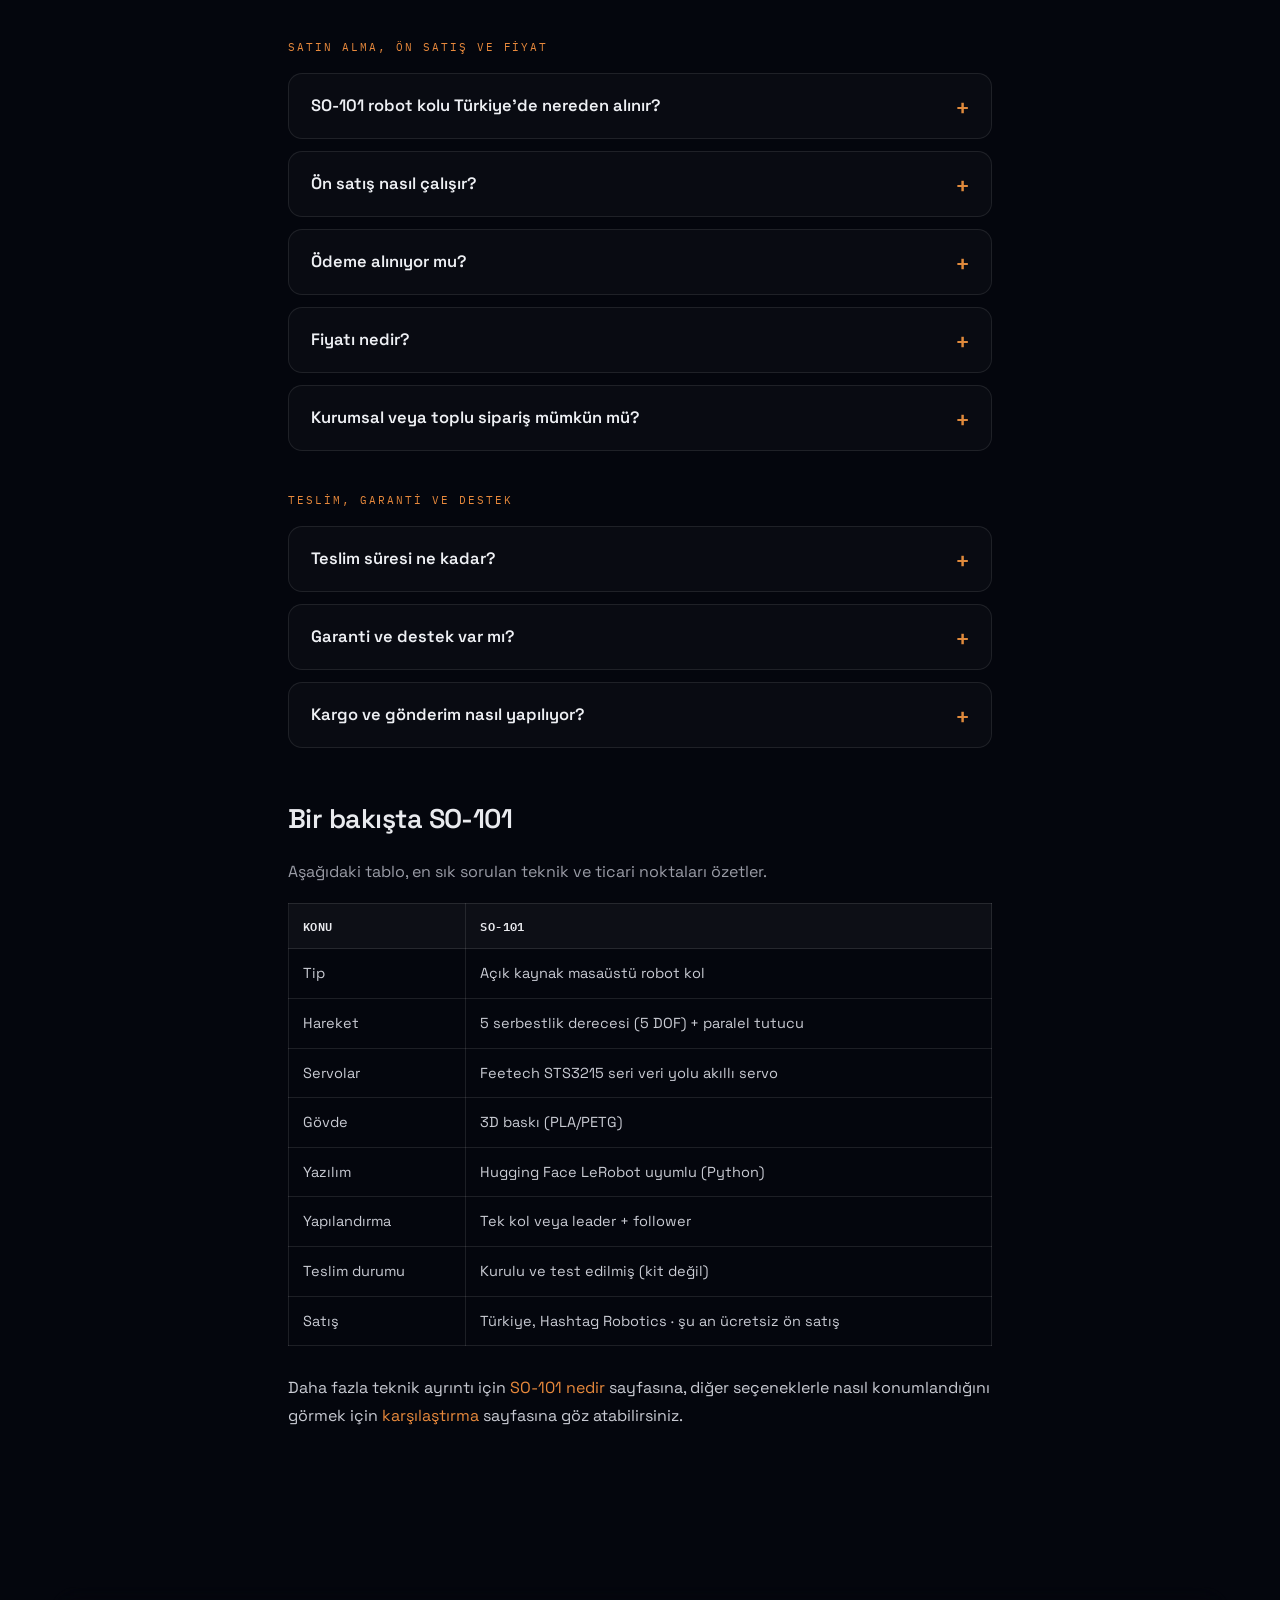
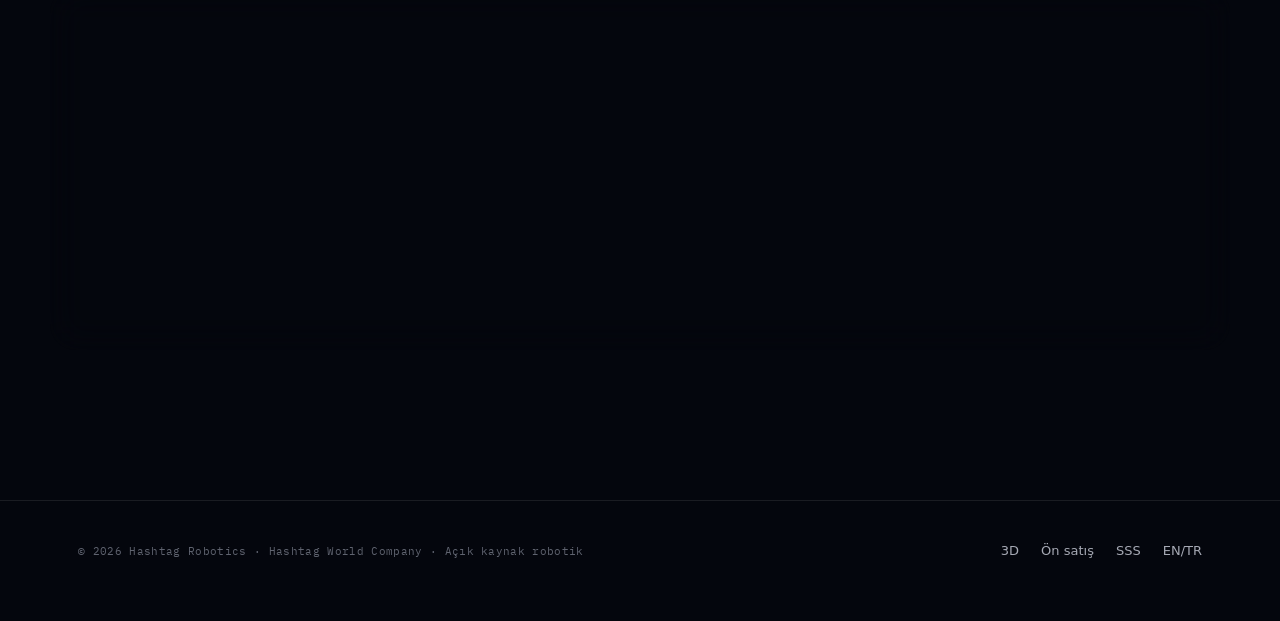
<file: sss.html>
<!DOCTYPE html>
<html lang="tr">
<head>
<meta charset="UTF-8" />
<meta name="viewport" content="width=device-width, initial-scale=1.0" />
<title>SO-101 Robot Kol · Sık Sorulan Sorular (SSS) | Hashtag Robotics</title>
<meta name="description" content="SO-101 robot kol hakkında sık sorulan sorular: Türkiye'de nereden alınır, kurulu mu kit mi, ön satış nasıl çalışır, teslim süresi, garanti ve destek, LeRobot uyumu. Hashtag Robotics tarafından kurulu ve test edilmiş olarak sunulur." />
<meta name="keywords" content="SO-101 SSS, SO-101 Türkiye nereden alınır, robot kol garanti, robot kol ön sipariş, SO-101 teslim süresi, SO-ARM100, LeRobot robot kol, Feetech STS3215, açık kaynak robot kol, leader follower" />
<meta name="author" content="Hashtag Robotics" />
<meta name="robots" content="index, follow, max-image-preview:large" />
<meta name="theme-color" content="#0a0b0e" />
<link rel="canonical" href="https://labs.hashtagworldcompany.com/sss" />
<link rel="alternate" hreflang="tr" href="https://labs.hashtagworldcompany.com/sss" />
<link rel="alternate" hreflang="x-default" href="https://labs.hashtagworldcompany.com/sss" />
<link rel="icon" type="image/svg+xml" href="/assets/favicon.svg" />
<meta property="og:type" content="website" />
<meta property="og:site_name" content="Hashtag Robotics" />
<meta property="og:locale" content="tr_TR" />
<meta property="og:title" content="SO-101 Robot Kol · Sık Sorulan Sorular (SSS)" />
<meta property="og:description" content="Türkiye'de SO-101 robot kol almak isteyenler için sık sorulan sorular: ön satış, teslim, garanti, LeRobot uyumu ve daha fazlası. Kurulu ve test edilmiş olarak gönderilir." />
<meta property="og:url" content="https://labs.hashtagworldcompany.com/sss" />
<meta property="og:image" content="https://labs.hashtagworldcompany.com/assets/og-cover.png" />
<meta property="og:image:width" content="1200" /><meta property="og:image:height" content="630" />
<meta name="twitter:card" content="summary_large_image" />
<meta name="twitter:title" content="SO-101 Robot Kol · Sık Sorulan Sorular (SSS)" /><meta name="twitter:description" content="SO-101 robot kol hakkında sık sorulan sorular: Türkiye, ön satış, teslim, garanti, LeRobot. Kurulu ve test edilmiş." />
<meta name="twitter:image" content="https://labs.hashtagworldcompany.com/assets/og-cover.png" />
<link rel="preconnect" href="https://fonts.googleapis.com" />
<link rel="preconnect" href="https://fonts.gstatic.com" crossorigin />
<link href="https://fonts.googleapis.com/css2?family=Space+Grotesk:wght@400;500;600;700&family=IBM+Plex+Mono:wght@400;500&display=swap" rel="stylesheet" />
<link rel="stylesheet" href="/product.css" />
<script type="application/ld+json">
{
  "@context": "https://schema.org",
  "@graph": [
    {
      "@type": "Organization",
      "@id": "https://labs.hashtagworldcompany.com/#org",
      "name": "Hashtag Robotics",
      "url": "https://labs.hashtagworldcompany.com/",
      "description": "Hashtag World Company'nin robotik kolu. Açık kaynak robotları kurulu ve test edilmiş olarak Türkiye'de sunar."
    },
    {
      "@type": "BreadcrumbList",
      "itemListElement": [
        { "@type": "ListItem", "position": 1, "name": "Ana Sayfa", "item": "https://labs.hashtagworldcompany.com/" },
        { "@type": "ListItem", "position": 2, "name": "Sık Sorulan Sorular", "item": "https://labs.hashtagworldcompany.com/sss" }
      ]
    },
    {
      "@type": "FAQPage",
      "mainEntity": [
        {
          "@type": "Question",
          "name": "SO-101 nedir?",
          "acceptedAnswer": { "@type": "Answer", "text": "SO-101, açık kaynaklı bir masaüstü robot koldur. 5 serbestlik derecesi (5 DOF) ve paralel bir tutucuya sahiptir, gövdesi 3D yazıcıyla üretilir (PLA/PETG) ve Feetech STS3215 seri veri yolu akıllı servolarıyla çalışır. Açık SO-ARM100/SO-101 tasarımına dayanır ve Hugging Face LeRobot ekosistemiyle uyumludur." }
        },
        {
          "@type": "Question",
          "name": "Kurulu mu geliyor yoksa kit olarak mı?",
          "acceptedAnswer": { "@type": "Answer", "text": "Kurulu ve test edilmiş olarak gönderilir. Vidalama, kablolama veya servo kalibrasyonu gibi montaj adımlarıyla uğraşmazsınız. Kutudan çıkarıp bilgisayara bağlayarak çalışmaya başlayabilirsiniz. Kit montajı sizden beklenmez." }
        },
        {
          "@type": "Question",
          "name": "SO-101 robot kolu Türkiye'de nereden alınır?",
          "acceptedAnswer": { "@type": "Answer", "text": "SO-101 robot kolu Türkiye'de Hashtag Robotics (Hashtag World Company) tarafından sunulur. Şu anda ön satış aşamasındayız; ön satış formu üzerinden talebinizi bırakabilir, gönderim ve teslim ayrıntılarını sizinle netleştirebiliriz." }
        },
        {
          "@type": "Question",
          "name": "Ön satış nasıl çalışır?",
          "acceptedAnswer": { "@type": "Answer", "text": "Ön satış, talep toplama amaçlıdır. Ön satış formunu doldurursunuz, biz de sizinle iletişime geçerek adet, yapılandırma (leader, follower veya ikisi) ve teslim ayrıntılarını konuşuruz. Bu aşamada herhangi bir ödeme alınmaz ve hiçbir bağlayıcı yükümlülük doğmaz." }
        },
        {
          "@type": "Question",
          "name": "Ödeme alınıyor mu?",
          "acceptedAnswer": { "@type": "Answer", "text": "Hayır. Şu anda ön satış aşamasında olduğumuz için hiçbir ödeme alınmaz. Kart bilgisi veya peşin ücret istenmez. İlerleyen dönemde ödeme adımı eklendiğinde önceden bilgilendirileceksiniz." }
        },
        {
          "@type": "Question",
          "name": "Fiyatı nedir?",
          "acceptedAnswer": { "@type": "Answer", "text": "Şu anda ön satış aşamasında olduğumuz için sabit bir liste fiyatı yayınlamıyoruz. Fiyat, seçtiğiniz yapılandırmaya (tek kol ya da leader + follower) ve adede göre değişir. Ön satış formunu doldurduğunuzda size güncel fiyat bilgisini iletiriz." }
        },
        {
          "@type": "Question",
          "name": "Teslim süresi ne kadar?",
          "acceptedAnswer": { "@type": "Answer", "text": "Her SO-101 kurulu ve test edilmiş olarak hazırlandığı için teslim süresi sipariş yoğunluğuna ve seçtiğiniz yapılandırmaya göre değişir. Ön satış talebiniz bize ulaştığında, güncel hazırlık ve gönderim süresini sizinle netleştiririz." }
        },
        {
          "@type": "Question",
          "name": "Garanti ve destek var mı?",
          "acceptedAnswer": { "@type": "Answer", "text": "Evet. Cihaz kurulu ve test edilmiş olarak teslim edilir; kurulum ve ilk kullanım sürecinde destek sağlarız. Garanti kapsamı ve destek ayrıntılarını, ön satış görüşmesi sırasında yapılandırmanıza göre netleştiriyoruz." }
        },
        {
          "@type": "Question",
          "name": "Leader ve follower ne demek?",
          "acceptedAnswer": { "@type": "Answer", "text": "Leader, operatörün eliyle yönlendirdiği kontrolcü koldur; siz leader kolu hareket ettirirsiniz. Follower ise görevi yapan koldur ve leader kolun hareketini birebir takip eder. Bu leader + follower yapılandırması, teleoperasyon (uzaktan yönlendirme) ve veri toplama için kullanılır. Tek kol da, ikili set de tercih edilebilir." }
        },
        {
          "@type": "Question",
          "name": "LeRobot ile uyumlu mu?",
          "acceptedAnswer": { "@type": "Answer", "text": "Evet. SO-101, Hugging Face LeRobot ile uyumludur. Teleoperasyon, veri toplama, taklitle öğrenme (imitation learning) ve politika eğitimi (policy training) gibi iş akışlarını Python tabanlı LeRobot araçlarıyla çalıştırabilirsiniz." }
        },
        {
          "@type": "Question",
          "name": "Hangi yazılımla çalışıyor?",
          "acceptedAnswer": { "@type": "Answer", "text": "SO-101, Python tabanlı Hugging Face LeRobot ekosistemiyle çalışır. Teleoperasyon, veri toplama, taklitle öğrenme ve politika eğitimi açık kaynak araçlarla yapılır. Tasarım açık olduğu için kendi kodunuzu da yazabilir, mevcut LeRobot örneklerini temel alabilirsiniz." }
        },
        {
          "@type": "Question",
          "name": "SO-101 kimler için uygun?",
          "acceptedAnswer": { "@type": "Answer", "text": "Robotik ve yapay zeka alanında çalışan araştırmacılar, üniversite ve eğitim laboratuvarları, makine öğrenmesi ile ilgilenen geliştiriciler ve gerçek bir robot kol üzerinde taklitle öğrenme ile politika eğitimi denemek isteyen herkes için uygundur. Kurulu geldiği için montajla uğraşmadan doğrudan çalışmaya başlanır." }
        },
        {
          "@type": "Question",
          "name": "SO-100 ile SO-101 arasındaki fark ne?",
          "acceptedAnswer": { "@type": "Answer", "text": "SO-100 bu ailenin önceki sürümü, SO-101 ise güncel sürümüdür. SO-ARM100 ve SO-ARM101 adlandırmaları aynı aileyi işaret eder. Biz güncel SO-101 tasarımını sunuyoruz." }
        },
        {
          "@type": "Question",
          "name": "Kamera veya aksesuar gerekiyor mu?",
          "acceptedAnswer": { "@type": "Answer", "text": "Robot kolu temel teleoperasyon ve hareket için kamera olmadan kullanabilirsiniz. Ancak görüntü tabanlı veri toplama ve görsel politika eğitimi için bir kamera faydalıdır; LeRobot iş akışları kamera destekler. İhtiyacınıza uygun aksesuar önerileri için ön satış görüşmesinde size yardımcı oluruz." }
        },
        {
          "@type": "Question",
          "name": "Kurumsal veya toplu sipariş mümkün mü?",
          "acceptedAnswer": { "@type": "Answer", "text": "Evet. Üniversite, laboratuvar ve şirketler için kurumsal ve toplu siparişler mümkündür. Ön satış formunda ihtiyaç duyduğunuz adedi ve yapılandırmayı belirtmeniz yeterli; size özel hazırlık ve teslim planı için sizinle iletişime geçeriz." }
        },
        {
          "@type": "Question",
          "name": "Kargo ve gönderim nasıl yapılıyor?",
          "acceptedAnswer": { "@type": "Answer", "text": "Gönderim Türkiye geneline yapılır. Her cihaz kurulu, test edilmiş ve taşımaya uygun şekilde paketlenir. Kargo ve teslim ayrıntılarını, ön satış talebinizden sonra adresinize ve yapılandırmanıza göre sizinle netleştiririz." }
        }
      ]
    }
  ]
}
</script>
<style>
  .article {
    max-width: 760px;
    margin: 0 auto;
    padding: 120px 28px 40px;
    font-family: "Space Grotesk", system-ui, sans-serif;
    color: #e9eaee;
    line-height: 1.7;
  }
  .article .eyebrow { margin-bottom: 20px; }
  .article h1 {
    font-family: "Space Grotesk", system-ui, sans-serif;
    font-weight: 600;
    font-size: clamp(30px, 4.6vw, 46px);
    line-height: 1.08;
    letter-spacing: -0.025em;
    margin: 0 0 18px;
    color: #e9eaee;
  }
  .article h2 {
    font-family: "Space Grotesk", system-ui, sans-serif;
    font-weight: 600;
    font-size: clamp(21px, 2.8vw, 27px);
    letter-spacing: -0.02em;
    margin: 48px 0 16px;
    color: #e9eaee;
  }
  .article h3 {
    font-family: "Space Grotesk", system-ui, sans-serif;
    font-weight: 600;
    font-size: 18px;
    margin: 30px 0 10px;
    color: #e9eaee;
  }
  .article p { margin: 0 0 18px; color: #c9cbd3; font-size: 16px; }
  .article .muted { color: #9a9ca6; }
  .article ul, .article ol { margin: 0 0 20px; padding-left: 22px; color: #c9cbd3; }
  .article li { margin-bottom: 8px; }
  .article a { color: #e8893c; text-decoration: none; }
  .article a:hover { text-decoration: underline; }
  .article .lead-intro {
    font-size: 18px;
    color: #c9cbd3;
    line-height: 1.65;
    margin-bottom: 8px;
  }
  .answer-box {
    border-left: 3px solid #e8893c;
    background: rgba(232, 137, 60, 0.07);
    border-radius: 0 12px 12px 0;
    padding: 18px 20px;
    margin: 0 0 28px;
  }
  .answer-box p { margin: 0; color: #e9eaee; }
  .answer-box .answer-label {
    display: block;
    font-family: "IBM Plex Mono", ui-monospace, Menlo, monospace;
    font-size: 11px;
    letter-spacing: 0.14em;
    text-transform: uppercase;
    color: #e8893c;
    margin-bottom: 8px;
  }
  .faq-group { margin: 0 0 10px; }
  .faq-group-title {
    font-family: "IBM Plex Mono", ui-monospace, Menlo, monospace;
    font-size: 11px;
    letter-spacing: 0.18em;
    text-transform: uppercase;
    color: #e8893c;
    margin: 40px 0 16px;
  }
  .article table {
    width: 100%;
    border-collapse: collapse;
    margin: 8px 0 28px;
    font-size: 14.5px;
  }
  .article th, .article td {
    border: 1px solid rgba(255, 255, 255, 0.1);
    padding: 12px 14px;
    text-align: left;
    vertical-align: top;
  }
  .article thead th {
    background: rgba(255, 255, 255, 0.04);
    color: #e9eaee;
    font-weight: 600;
    font-family: "IBM Plex Mono", ui-monospace, Menlo, monospace;
    font-size: 12px;
    letter-spacing: 0.04em;
    text-transform: uppercase;
  }
  .article td { color: #c9cbd3; }
  .faq.tight { margin-top: 4px; }
  @media (max-width: 720px) {
    .article { padding: 100px 18px 32px; }
    .article table { font-size: 13px; }
    .article th, .article td { padding: 10px; }
  }
</style>
</head>
<body>
<div id="space"></div>
<div id="stars"></div>

<nav id="nav"><div class="wrap">
  <a class="brand" href="/"><span class="mark"><b>#</b>Hashtag</span><span class="tag">Robotics</span></a>
  <div class="nav-links">
    <a href="/so101-nedir">SO-101 Nedir</a>
    <a href="/so101-karsilastirma">Karşılaştırma</a>
    <a href="/lerobot-kurulum">LeRobot</a>
    <a href="/sss">SSS</a>
    <a class="nav-back" href="/en/">EN</a>
    <a class="nav-cta" href="/product">Ön satış / Pre-order</a>
  </div>
</div></nav>

<main>
  <article class="article">
    <span class="eyebrow"><span class="dot"></span>Sık Sorulan Sorular</span>
    <h1>SO-101 robot kol hakkında sık sorulan sorular</h1>
    <p class="lead-intro">Türkiye'de SO-101 robot kol almak isteyenlerin en çok merak ettiği soruları burada topladık. SO-101'in ne olduğundan ön satışın nasıl işlediğine, teslim süresinden garanti ve LeRobot uyumuna kadar her şey net ve dürüst yanıtlarla.</p>

    <div class="answer-box">
      <span class="answer-label">Kısa yanıt</span>
      <p>SO-101, 5 serbestlik dereceli ve paralel tutuculu, açık kaynaklı bir masaüstü robot koldur. Hashtag Robotics tarafından <strong>kurulu ve test edilmiş</strong> olarak Türkiye'de sunulur. Şu an <strong>ücretsiz ön satış</strong> aşamasındayız; ödeme alınmaz. Talebinizi <a href="/product">ön satış formu</a> üzerinden bırakabilirsiniz.</p>
    </div>

    <p class="muted">Aşağıdaki başlıkları konularına göre grupladık. Aradığınız sorunun üzerine tıklayarak yanıtı açabilirsiniz.</p>

    <div class="faq-group-title">Ürün ve teknik</div>
    <div class="faq tight">
      <details class="faq-item" open>
        <summary>SO-101 nedir?</summary>
        <p>SO-101, açık kaynaklı bir masaüstü robot koldur. 5 serbestlik derecesi (5 DOF) ve paralel bir tutucuya sahiptir, gövdesi 3D yazıcıyla üretilir (PLA/PETG) ve Feetech STS3215 seri veri yolu akıllı servolarıyla çalışır. Açık SO-ARM100/SO-101 tasarımına dayanır ve Hugging Face LeRobot ekosistemiyle uyumludur.</p>
      </details>
      <details class="faq-item">
        <summary>Kurulu mu geliyor yoksa kit olarak mı?</summary>
        <p>Kurulu ve test edilmiş olarak gönderilir. Vidalama, kablolama veya servo kalibrasyonu gibi montaj adımlarıyla uğraşmazsınız. Kutudan çıkarıp bilgisayara bağlayarak çalışmaya başlayabilirsiniz. Hazır bir kol ile kit arasındaki fark şudur: kitte tüm montaj ve test sizin sorumluluğunuzdadır, bizde ise bu işi biz yapıp test ederek gönderiyoruz.</p>
      </details>
      <details class="faq-item">
        <summary>Leader ve follower ne demek?</summary>
        <p>Leader, operatörün eliyle yönlendirdiği kontrolcü koldur; siz leader kolu hareket ettirirsiniz. Follower ise görevi yapan koldur ve leader kolun hareketini birebir takip eder. Bu leader + follower yapılandırması, teleoperasyon (uzaktan yönlendirme) ve veri toplama için kullanılır. İhtiyacınıza göre tek kol da, leader + follower ikili set de tercih edilebilir.</p>
      </details>
      <details class="faq-item">
        <summary>SO-100 ile SO-101 arasındaki fark ne?</summary>
        <p>SO-100 bu ailenin önceki sürümü, SO-101 ise güncel sürümüdür. SO-ARM100 ve SO-ARM101 adlandırmaları aynı aileyi işaret eder; aynı açık tasarım ailesinin farklı isimlendirmeleridir. Biz güncel SO-101 tasarımını sunuyoruz.</p>
      </details>
    </div>

    <div class="faq-group-title">Yazılım ve kullanım</div>
    <div class="faq tight">
      <details class="faq-item">
        <summary>LeRobot ile uyumlu mu?</summary>
        <p>Evet. SO-101, Hugging Face LeRobot ile uyumludur. Teleoperasyon, veri toplama, taklitle öğrenme (imitation learning) ve politika eğitimi (policy training) gibi iş akışlarını Python tabanlı LeRobot araçlarıyla çalıştırabilirsiniz. LeRobot kurulumu için ayrıca <a href="/lerobot-kurulum">LeRobot rehberimize</a> bakabilirsiniz.</p>
      </details>
      <details class="faq-item">
        <summary>Hangi yazılımla çalışıyor?</summary>
        <p>SO-101, Python tabanlı Hugging Face LeRobot ekosistemiyle çalışır. Teleoperasyon, veri toplama, taklitle öğrenme ve politika eğitimi açık kaynak araçlarla yapılır. Tasarım açık olduğu için kendi kodunuzu da yazabilir, mevcut LeRobot örneklerini temel alabilirsiniz.</p>
      </details>
      <details class="faq-item">
        <summary>SO-101 kimler için uygun?</summary>
        <p>Robotik ve yapay zeka alanında çalışan araştırmacılar, üniversite ve eğitim laboratuvarları, makine öğrenmesi ile ilgilenen geliştiriciler ve gerçek bir robot kol üzerinde taklitle öğrenme ile politika eğitimi denemek isteyen herkes için uygundur. Kurulu geldiği için montajla uğraşmadan doğrudan çalışmaya başlanır.</p>
      </details>
      <details class="faq-item">
        <summary>Kamera veya aksesuar gerekiyor mu?</summary>
        <p>Robot kolu temel teleoperasyon ve hareket için kamera olmadan kullanabilirsiniz. Ancak görüntü tabanlı veri toplama ve görsel politika eğitimi için bir kamera faydalıdır; LeRobot iş akışları kamerayı destekler. İhtiyacınıza uygun aksesuar önerileri için ön satış görüşmesinde size yardımcı oluruz.</p>
      </details>
    </div>

    <div class="faq-group-title">Satın alma, ön satış ve fiyat</div>
    <div class="faq tight">
      <details class="faq-item">
        <summary>SO-101 robot kolu Türkiye'de nereden alınır?</summary>
        <p>SO-101 robot kolu Türkiye'de Hashtag Robotics (Hashtag World Company'nin robotik kolu) tarafından sunulur. Şu anda ön satış aşamasındayız; <a href="/product">ön satış formu</a> üzerinden talebinizi bırakabilir, gönderim ve teslim ayrıntılarını sizinle netleştirebiliriz.</p>
      </details>
      <details class="faq-item">
        <summary>Ön satış nasıl çalışır?</summary>
        <p>Ön satış, talep toplama amaçlıdır. Ön satış formunu doldurursunuz, biz de sizinle iletişime geçerek adet, yapılandırma (leader, follower veya ikisi) ve teslim ayrıntılarını konuşuruz. Bu aşamada herhangi bir ödeme alınmaz ve hiçbir bağlayıcı yükümlülük doğmaz.</p>
      </details>
      <details class="faq-item">
        <summary>Ödeme alınıyor mu?</summary>
        <p>Hayır. Şu anda ön satış aşamasında olduğumuz için hiçbir ödeme alınmaz. Kart bilgisi veya peşin ücret istenmez. İlerleyen dönemde ödeme adımı eklendiğinde önceden bilgilendirileceksiniz.</p>
      </details>
      <details class="faq-item">
        <summary>Fiyatı nedir?</summary>
        <p>Şu anda ön satış aşamasında olduğumuz için sabit bir liste fiyatı yayınlamıyoruz. Fiyat, seçtiğiniz yapılandırmaya (tek kol ya da leader + follower) ve adede göre değişir. Ön satış formunu doldurduğunuzda size güncel fiyat bilgisini iletiriz.</p>
      </details>
      <details class="faq-item">
        <summary>Kurumsal veya toplu sipariş mümkün mü?</summary>
        <p>Evet. Üniversite, laboratuvar ve şirketler için kurumsal ve toplu siparişler mümkündür. Ön satış formunda ihtiyaç duyduğunuz adedi ve yapılandırmayı belirtmeniz yeterli; size özel hazırlık ve teslim planı için sizinle iletişime geçeriz.</p>
      </details>
    </div>

    <div class="faq-group-title">Teslim, garanti ve destek</div>
    <div class="faq tight">
      <details class="faq-item">
        <summary>Teslim süresi ne kadar?</summary>
        <p>Her SO-101 kurulu ve test edilmiş olarak hazırlandığı için teslim süresi sipariş yoğunluğuna ve seçtiğiniz yapılandırmaya göre değişir. Ön satış talebiniz bize ulaştığında, güncel hazırlık ve gönderim süresini sizinle netleştiririz.</p>
      </details>
      <details class="faq-item">
        <summary>Garanti ve destek var mı?</summary>
        <p>Evet. Cihaz kurulu ve test edilmiş olarak teslim edilir; kurulum ve ilk kullanım sürecinde destek sağlarız. Garanti kapsamı ve destek ayrıntılarını, ön satış görüşmesi sırasında yapılandırmanıza göre netleştiriyoruz.</p>
      </details>
      <details class="faq-item">
        <summary>Kargo ve gönderim nasıl yapılıyor?</summary>
        <p>Gönderim Türkiye geneline yapılır. Her cihaz kurulu, test edilmiş ve taşımaya uygun şekilde paketlenir. Kargo ve teslim ayrıntılarını, ön satış talebinizden sonra adresinize ve yapılandırmanıza göre sizinle netleştiririz.</p>
      </details>
    </div>

    <h2>Bir bakışta SO-101</h2>
    <p class="muted">Aşağıdaki tablo, en sık sorulan teknik ve ticari noktaları özetler.</p>
    <table>
      <thead>
        <tr><th>Konu</th><th>SO-101</th></tr>
      </thead>
      <tbody>
        <tr><td>Tip</td><td>Açık kaynak masaüstü robot kol</td></tr>
        <tr><td>Hareket</td><td>5 serbestlik derecesi (5 DOF) + paralel tutucu</td></tr>
        <tr><td>Servolar</td><td>Feetech STS3215 seri veri yolu akıllı servo</td></tr>
        <tr><td>Gövde</td><td>3D baskı (PLA/PETG)</td></tr>
        <tr><td>Yazılım</td><td>Hugging Face LeRobot uyumlu (Python)</td></tr>
        <tr><td>Yapılandırma</td><td>Tek kol veya leader + follower</td></tr>
        <tr><td>Teslim durumu</td><td>Kurulu ve test edilmiş (kit değil)</td></tr>
        <tr><td>Satış</td><td>Türkiye, Hashtag Robotics · şu an ücretsiz ön satış</td></tr>
      </tbody>
    </table>
    <p>Daha fazla teknik ayrıntı için <a href="/so101-nedir">SO-101 nedir</a> sayfasına, diğer seçeneklerle nasıl konumlandığını görmek için <a href="/so101-karsilastirma">karşılaştırma</a> sayfasına göz atabilirsiniz.</p>
  </article>

  <section class="sec">
    <div class="cta-band">
      <h2>SO-101'i ön satışla ayırtın</h2>
      <p>Sorunuz listede yok mu? Ön satış formunu doldurun; adet, yapılandırma ve teslim ayrıntılarını sizinle netleştirelim. Ödeme alınmaz, bağlayıcı bir yükümlülük doğmaz.</p>
      <a class="btn-primary" href="/product">
        <svg viewBox="0 0 24 24" fill="none" stroke="currentColor" stroke-width="2" stroke-linecap="round" stroke-linejoin="round"><path d="M5 12h14M13 6l6 6-6 6"/></svg>
        Ön satış formuna git
      </a>
    </div>
  </section>
</main>

<footer><div class="wrap">
  <div class="fnote">© <span id="year">2026</span> Hashtag Robotics · Hashtag World Company · Açık kaynak robotik</div>
  <div style="display:flex; gap:22px; flex-wrap:wrap;">
    <a href="/">3D</a><a href="/product">Ön satış</a><a href="/sss">SSS</a><a href="/en/">EN/TR</a>
  </div>
</div></footer>

<script>document.getElementById("year").textContent = new Date().getFullYear();</script>
</body>
</html>
</file>
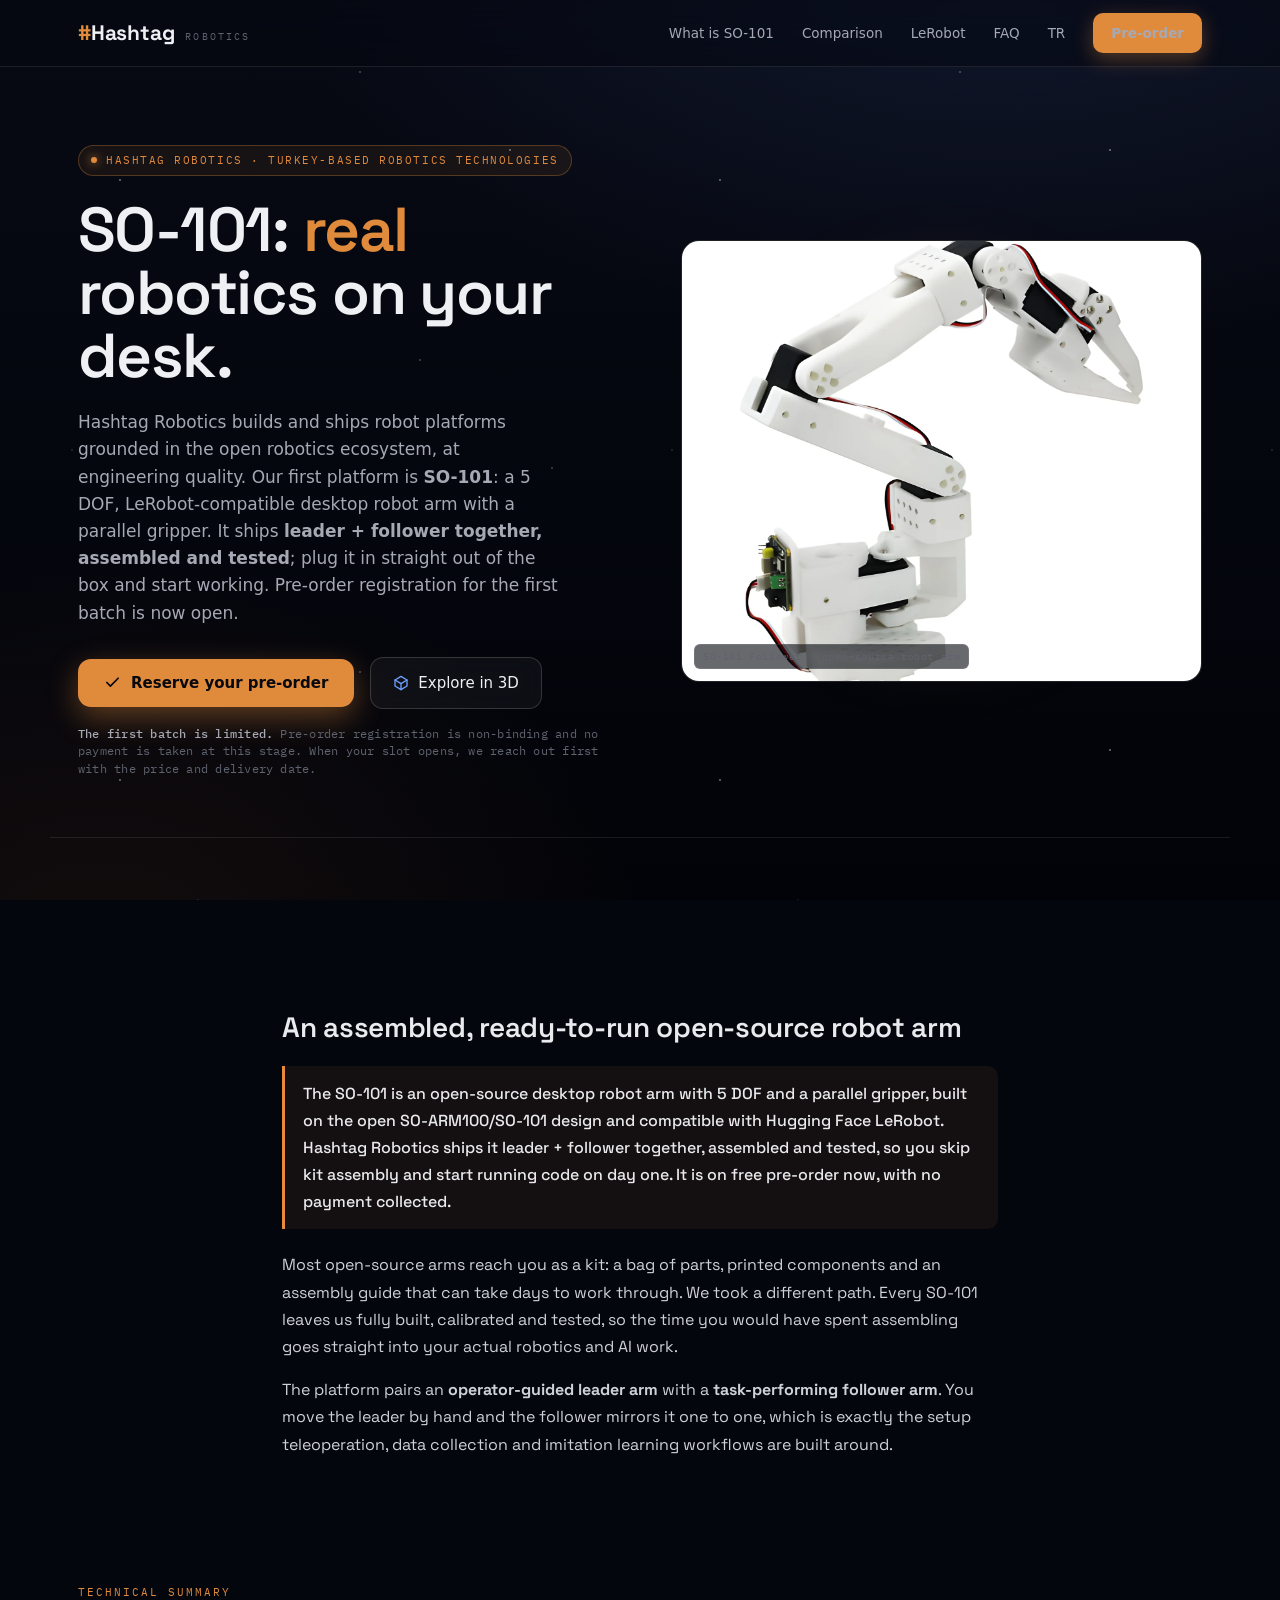
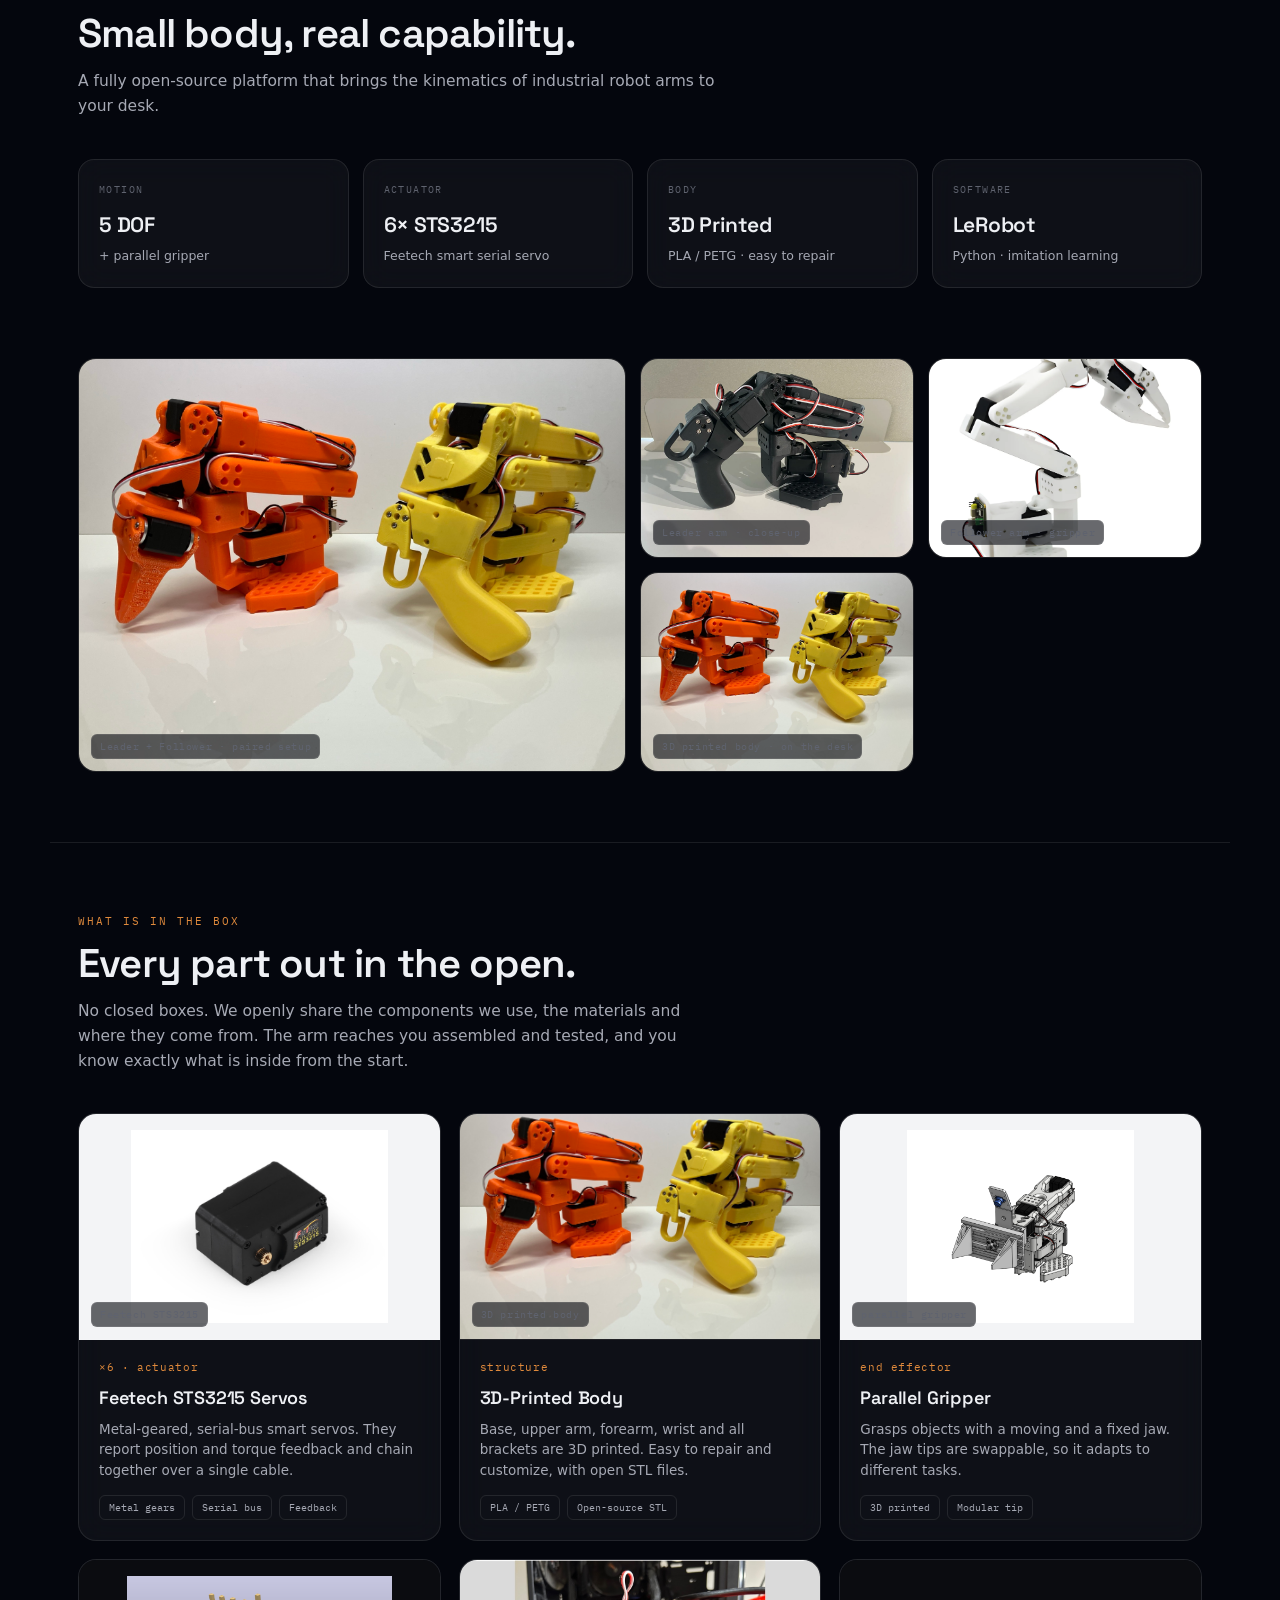
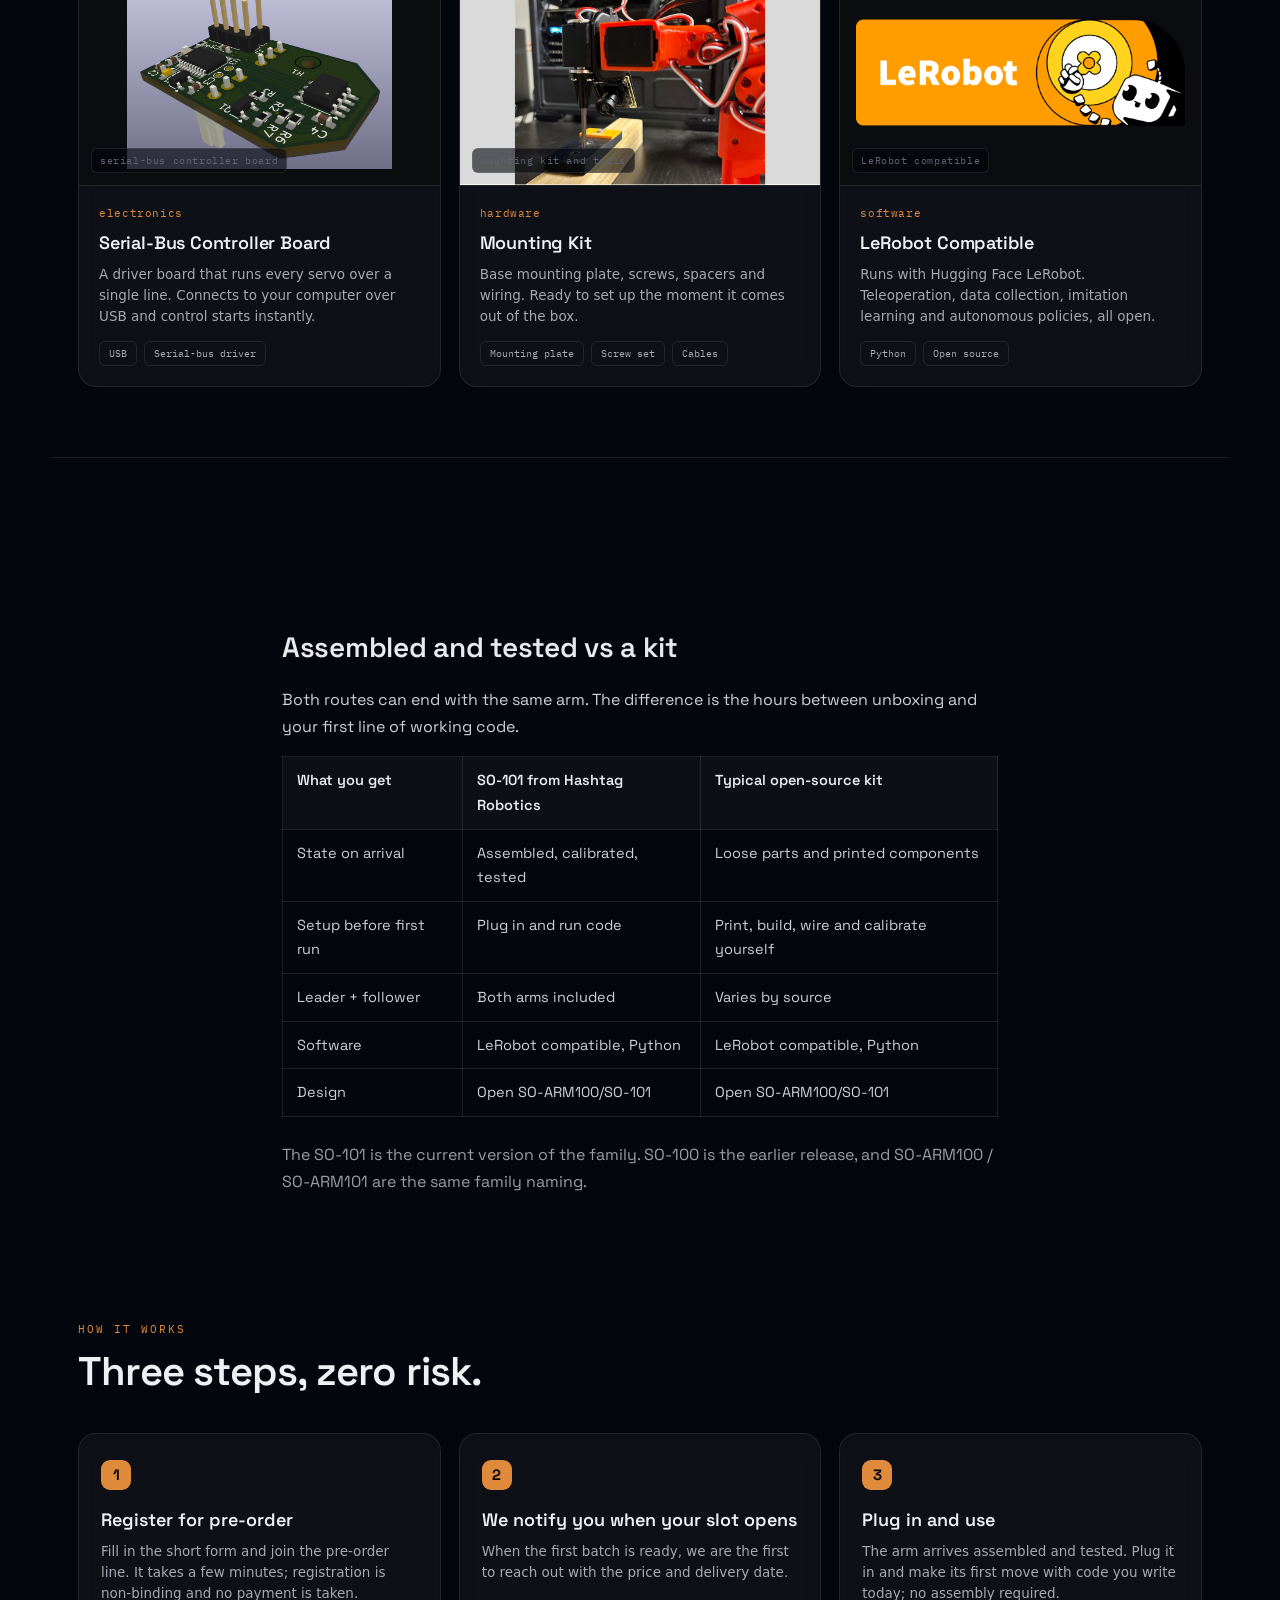
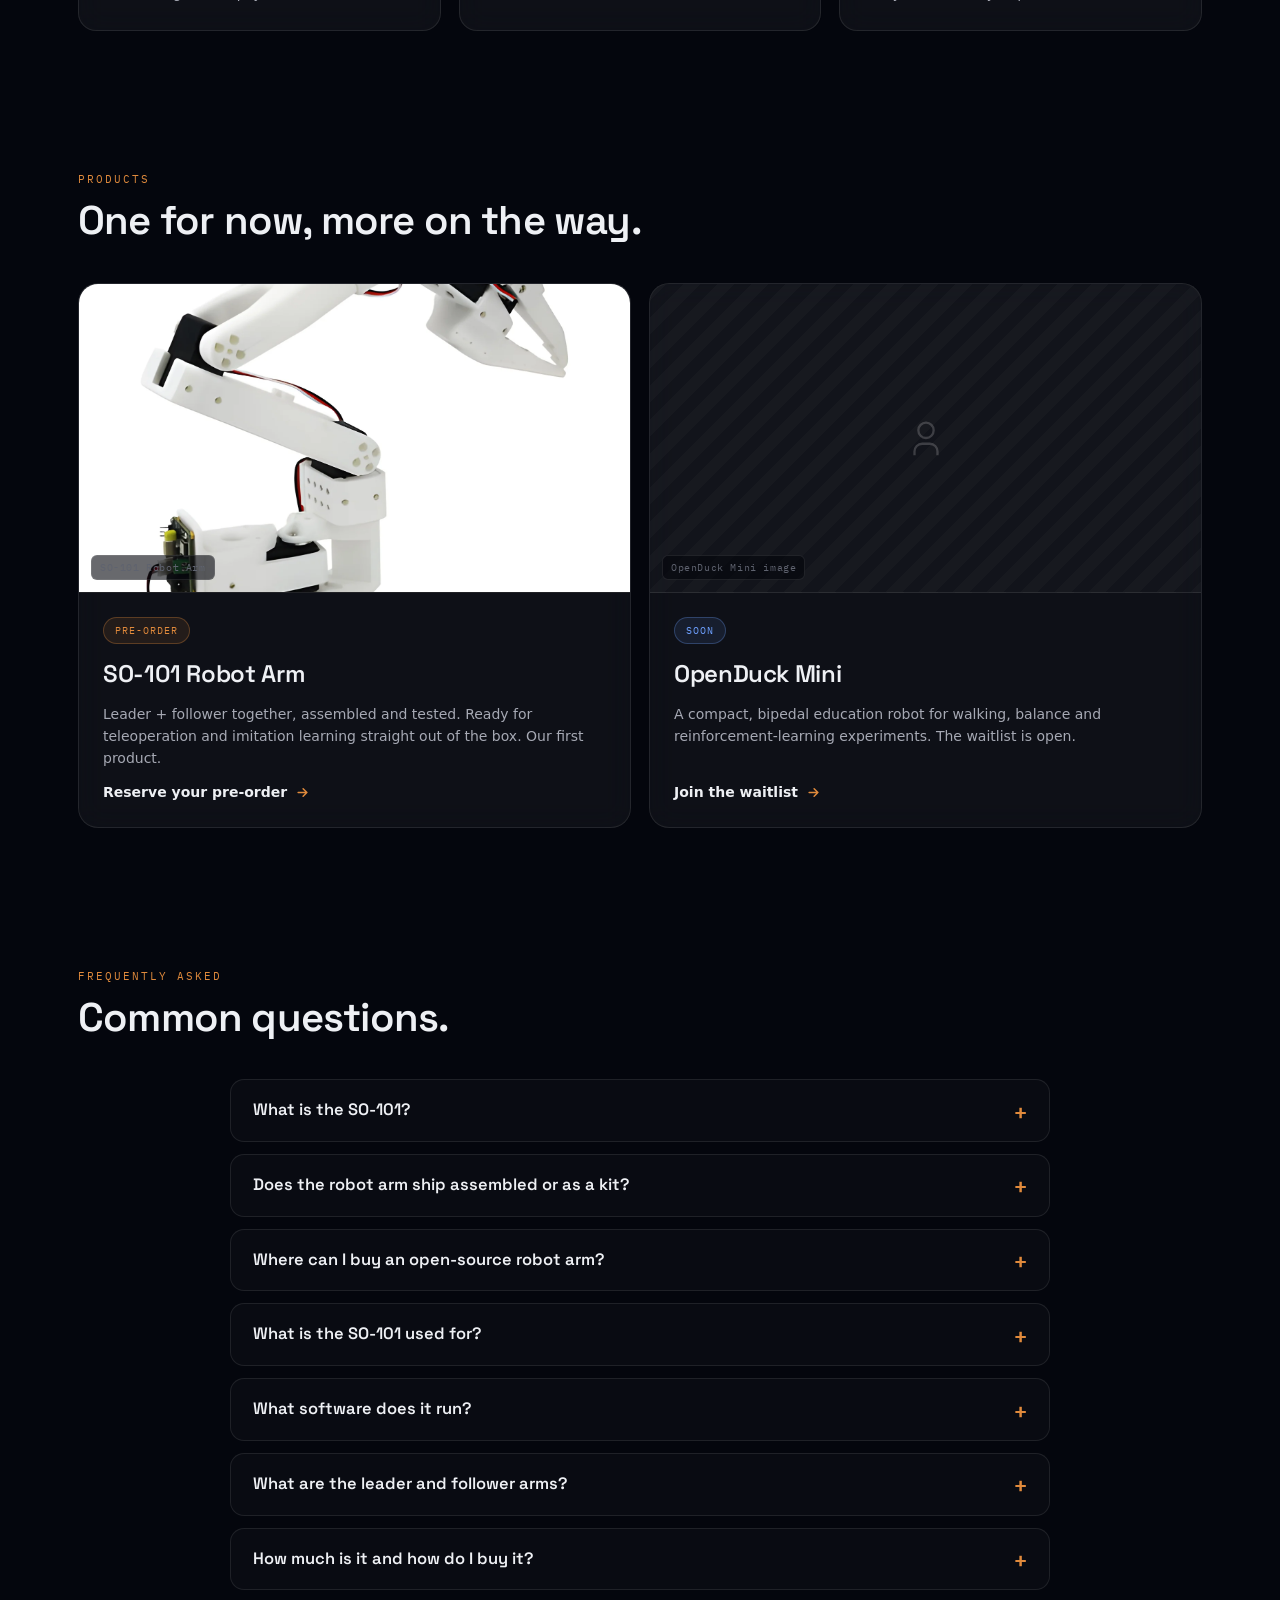
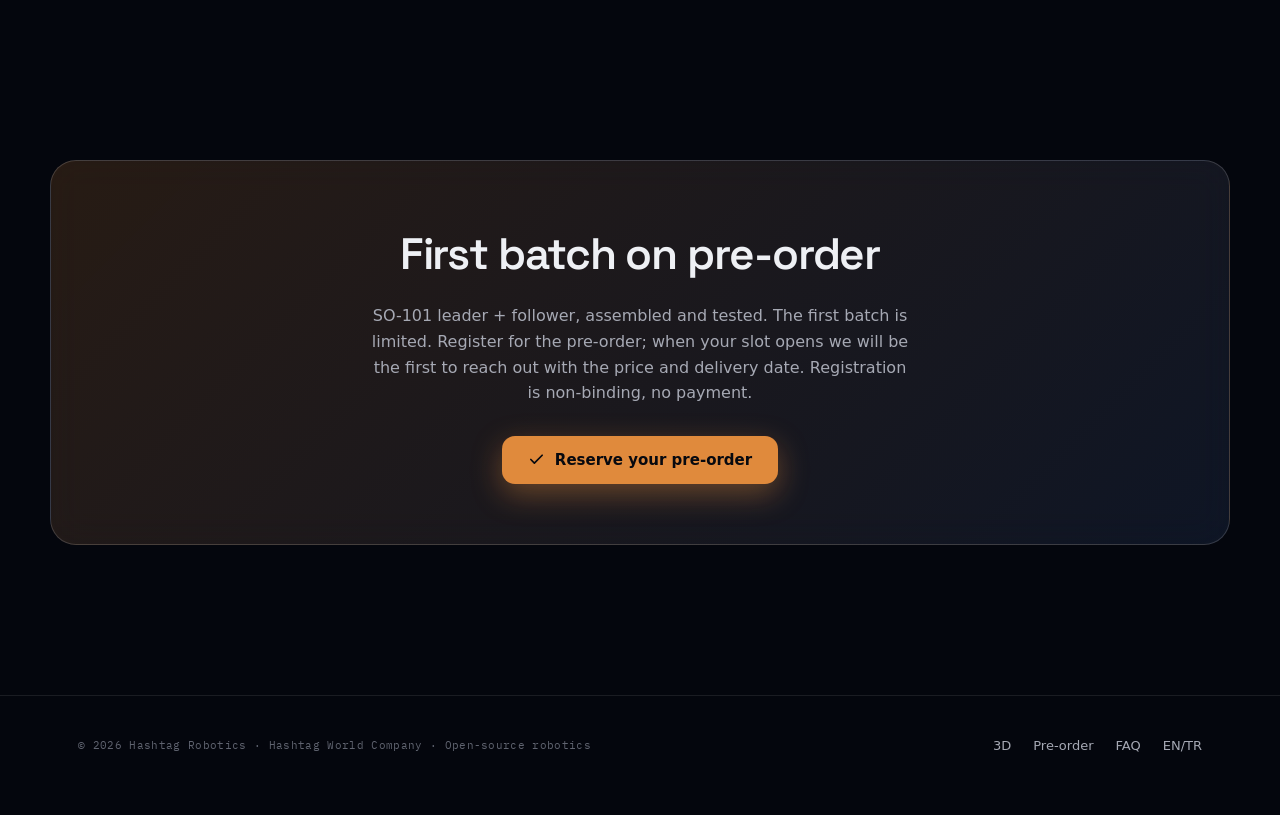
<file: en/product.html>
<!DOCTYPE html>
<html lang="en">
<head>
<meta charset="UTF-8" />
<meta name="viewport" content="width=device-width, initial-scale=1.0" />
<title>Buy SO-101 Robot Arm · Assembled, LeRobot-Compatible Pre-Order | Hashtag Robotics</title>
<meta name="description" content="Buy the SO-101 open-source robot arm. Leader + follower together, assembled and tested, plug and play. LeRobot-compatible 5 DOF arm for education, research and teleoperation. Reserve your pre-order free." />
<meta name="keywords" content="buy SO-101, open-source robot arm, SO-101 robot arm, LeRobot robot arm, education robot, SO-ARM101, teleoperation robot arm, assembled robot arm, imitation learning, Hashtag Robotics" />
<meta name="author" content="Hashtag Robotics" />
<meta name="robots" content="index, follow, max-image-preview:large" />
<meta name="theme-color" content="#0a0b0e" />
<link rel="canonical" href="https://labs.hashtagworldcompany.com/en/product" />
<link rel="alternate" hreflang="tr" href="https://labs.hashtagworldcompany.com/product" />
<link rel="alternate" hreflang="en" href="https://labs.hashtagworldcompany.com/en/product" />
<link rel="alternate" hreflang="x-default" href="https://labs.hashtagworldcompany.com/en/product" />
<link rel="icon" type="image/svg+xml" href="/assets/favicon.svg" />
<meta property="og:type" content="product" />
<meta property="og:site_name" content="Hashtag Robotics" />
<meta property="og:locale" content="en_US" />
<meta property="og:title" content="Buy SO-101 Robot Arm · Assembled, LeRobot-Compatible Pre-Order" />
<meta property="og:description" content="Open-source SO-101 robot arm, assembled and tested. Leader + follower together. Pre-order now, free reservation, no payment." />
<meta property="og:url" content="https://labs.hashtagworldcompany.com/en/product" />
<meta property="og:image" content="https://labs.hashtagworldcompany.com/assets/og-cover.png" />
<meta property="og:image:width" content="1200" />
<meta property="og:image:height" content="630" />
<meta name="twitter:card" content="summary_large_image" />
<meta name="twitter:title" content="Buy SO-101 Robot Arm · Assembled, LeRobot-Compatible Pre-Order" />
<meta name="twitter:description" content="Open-source SO-101 robot arm, assembled and tested. Pre-order now, free reservation." />
<meta name="twitter:image" content="https://labs.hashtagworldcompany.com/assets/og-cover.png" />
<link rel="preconnect" href="https://fonts.googleapis.com" />
<link rel="preconnect" href="https://fonts.gstatic.com" crossorigin />
<link href="https://fonts.googleapis.com/css2?family=Space+Grotesk:wght@400;500;600;700&family=IBM+Plex+Mono:wght@400;500&display=swap" rel="stylesheet" />
<link rel="stylesheet" href="/product.css" />
<script type="application/ld+json">
{
  "@context": "https://schema.org",
  "@graph": [
    {
      "@type": "Organization",
      "@id": "https://labs.hashtagworldcompany.com/#org",
      "name": "Hashtag Robotics",
      "url": "https://labs.hashtagworldcompany.com/",
      "logo": "https://labs.hashtagworldcompany.com/assets/og-cover.png",
      "description": "Turkey-based open-source robotics manufacturer. From robot arms to humanoids, it builds and sells engineering-grade robot platforms.",
      "areaServed": "TR",
      "parentOrganization": { "@type": "Organization", "name": "Hashtag World Company" },
      "knowsAbout": ["open-source robotics", "robot arm", "SO-101", "LeRobot", "humanoid robot", "teleoperation", "imitation learning", "STEM robotics"],
      "sameAs": ["https://github.com/mertozbas/hashtag-robotics"]
    },
    {
      "@type": "Product",
      "@id": "https://labs.hashtagworldcompany.com/product#product",
      "name": "SO-101 Open-Source Robot Arm",
      "alternateName": ["SO-ARM101", "SO-ARM100", "SO101", "SO-101 Follower Arm"],
      "sku": "HR-SO101-LF",
      "mpn": "SO-101",
      "image": [
        "https://labs.hashtagworldcompany.com/assets/og-cover.png",
        "https://labs.hashtagworldcompany.com/assets/hero-follower.webp",
        "https://labs.hashtagworldcompany.com/assets/leader-follower.jpg"
      ],
      "description": "5 DOF open-source desktop robot arm with a parallel gripper, compatible with Hugging Face LeRobot. Leader + follower together, ships assembled and tested; plug in and start working. For education, research, teleoperation and imitation learning.",
      "brand": { "@type": "Brand", "name": "Hashtag Robotics" },
      "manufacturer": { "@id": "https://labs.hashtagworldcompany.com/#org" },
      "category": "Robot arm / Robotics",
      "material": "PLA / PETG · 3D printed",
      "url": "https://labs.hashtagworldcompany.com/en/product",
      "additionalProperty": [
        { "@type": "PropertyValue", "name": "Degrees of freedom", "value": "5 DOF + gripper" },
        { "@type": "PropertyValue", "name": "Actuator", "value": "Feetech STS3215 serial-bus servo" },
        { "@type": "PropertyValue", "name": "Software", "value": "LeRobot (Hugging Face) compatible" },
        { "@type": "PropertyValue", "name": "Delivery", "value": "Assembled and tested, plug and play" }
      ],
      "offers": {
        "@type": "Offer",
        "availability": "https://schema.org/PreOrder",
        "priceCurrency": "TRY",
        "itemCondition": "https://schema.org/NewCondition",
        "areaServed": "TR",
        "url": "https://labs.hashtagworldcompany.com/en/product",
        "seller": { "@id": "https://labs.hashtagworldcompany.com/#org" }
      }
    },
    {
      "@type": "BreadcrumbList",
      "itemListElement": [
        { "@type": "ListItem", "position": 1, "name": "Home", "item": "https://labs.hashtagworldcompany.com/" },
        { "@type": "ListItem", "position": 2, "name": "SO-101 Robot Arm", "item": "https://labs.hashtagworldcompany.com/en/product" }
      ]
    },
    {
      "@type": "FAQPage",
      "mainEntity": [
        { "@type": "Question", "name": "What is the SO-101?", "acceptedAnswer": { "@type": "Answer", "text": "The SO-101 is an open-source desktop robot arm with 5 degrees of freedom and a parallel gripper, compatible with the Hugging Face LeRobot ecosystem. It comes as two arms, a leader and a follower, and is designed for teleoperation, data collection and imitation learning." } },
        { "@type": "Question", "name": "Does the robot arm ship assembled or as a kit?", "acceptedAnswer": { "@type": "Answer", "text": "It ships assembled and tested. There is no part-by-part assembly; you take it out of the box, plug it in and start using it." } },
        { "@type": "Question", "name": "Where can I buy an open-source robot arm?", "acceptedAnswer": { "@type": "Answer", "text": "Hashtag Robotics offers the SO-101 on pre-order. Fill in the pre-order form to reserve your place in line; when your production slot opens we reach out to you with the price and delivery date." } },
        { "@type": "Question", "name": "What is the SO-101 used for?", "acceptedAnswer": { "@type": "Answer", "text": "It is used for robotics and AI education, university and research labs, prototyping, teleoperation and imitation learning projects." } },
        { "@type": "Question", "name": "What software does it run?", "acceptedAnswer": { "@type": "Answer", "text": "It runs on Hugging Face's open-source LeRobot library. It is programmed in Python and supports teleoperation, data collection and policy training." } },
        { "@type": "Question", "name": "What are the leader and follower arms?", "acceptedAnswer": { "@type": "Answer", "text": "The follower is the arm that performs the tasks. The leader is the operator-guided controller arm; it mirrors its motion onto the follower one to one, enabling teleoperation and data collection. The SO-101 pre-order includes both together." } },
        { "@type": "Question", "name": "How much is it and how do I buy it?", "acceptedAnswer": { "@type": "Answer", "text": "We are currently in the pre-order phase and no payment is collected. When you register for the pre-order, we will be the first to reach out with the current price and delivery date once your production slot opens." } }
      ]
    }
  ]
}
</script>
<style>
  .article{max-width:760px;margin:0 auto;padding:120px 22px 40px;font-family:"Space Grotesk",system-ui,sans-serif;color:#e9eaee;line-height:1.7}
  .article h1{font-size:clamp(28px,5vw,42px);font-weight:700;line-height:1.15;margin:0 0 14px;letter-spacing:-.02em}
  .article h2{font-size:clamp(22px,3.4vw,28px);font-weight:600;margin:46px 0 14px;letter-spacing:-.01em}
  .article h3{font-size:18px;font-weight:600;margin:26px 0 8px}
  .article p{margin:0 0 16px;color:#cfd1d8}
  .article a{color:#e8893c;text-decoration:none}
  .article a:hover{text-decoration:underline}
  .article ul,.article ol{margin:0 0 18px;padding-left:22px;color:#cfd1d8}
  .article li{margin:0 0 8px}
  .article .answer-box{border-left:3px solid #e8893c;background:rgba(232,137,60,.07);padding:14px 18px;border-radius:0 10px 10px 0;margin:0 0 22px;color:#e9eaee;font-weight:500}
  .article table{width:100%;border-collapse:collapse;margin:8px 0 24px;font-size:14.5px}
  .article th,.article td{border:1px solid rgba(255,255,255,.1);padding:11px 14px;text-align:left;vertical-align:top}
  .article th{background:rgba(255,255,255,.04);font-weight:600;color:#e9eaee}
  .article td{color:#cfd1d8}
  .article .mono{font-family:"IBM Plex Mono",monospace}
  .article .muted{color:#9a9ca6}
</style>
</head>
<body>
  <div id="space"></div>
  <div id="stars"></div>

  <!-- NAV -->
  <nav id="nav">
    <div class="wrap">
      <a class="brand" href="/">
        <span class="mark"><b>#</b>Hashtag</span>
        <span class="tag">Robotics</span>
      </a>
      <div class="nav-links">
        <a href="/so101-nedir">What is SO-101</a>
        <a href="/so101-karsilastirma">Comparison</a>
        <a href="/lerobot-kurulum">LeRobot</a>
        <a href="/sss">FAQ</a>
        <a class="nav-back" href="/product">TR</a>
        <a class="nav-cta" href="/en/product" data-reserve>Pre-order</a>
      </div>
    </div>
  </nav>

  <!-- HERO -->
  <header class="hero">
    <div class="wrap hero-grid">
      <div class="hero-copy reveal">
        <span class="eyebrow"><span class="dot"></span> Hashtag Robotics · Turkey-based robotics technologies</span>
        <h1>SO-101: <em>real</em> robotics on your desk.</h1>
        <p class="lead">Hashtag Robotics builds and ships robot platforms grounded in the open robotics ecosystem, at engineering quality. Our first platform is <b>SO-101</b>: a 5 DOF, LeRobot-compatible desktop robot arm with a parallel gripper. It ships <b>leader + follower together, assembled and tested</b>; plug it in straight out of the box and start working. Pre-order registration for the first batch is now open.</p>
        <div class="hero-actions">
          <button class="btn-primary" data-reserve>
            <svg viewBox="0 0 24 24" fill="none" stroke="currentColor" stroke-width="2.4" stroke-linecap="round" stroke-linejoin="round"><path d="M20 6 9 17l-5-5"/></svg>
            Reserve your pre-order
          </button>
          <a class="btn-ghost" href="/">
            <svg viewBox="0 0 24 24" fill="none" stroke="currentColor" stroke-width="2" stroke-linecap="round" stroke-linejoin="round"><path d="M21 7.5 12 2 3 7.5v9L12 22l9-5.5v-9Z"/><path d="m3 7.5 9 5.5 9-5.5M12 22v-9"/></svg>
            Explore in 3D
          </a>
        </div>
        <p class="free-note"><b>The first batch is limited.</b> Pre-order registration is non-binding and no payment is taken at this stage. When your slot opens, we reach out first with the price and delivery date.</p>
      </div>
      <div class="hero-visual reveal">
        <div class="glow-ring"></div>
        <div class="imgph has-img" data-label="SO-101 Follower · open-source robot arm">
          <img src="/assets/hero-follower.webp" alt="SO-101 Follower open-source robot arm" loading="eager" />
        </div>
      </div>
    </div>
  </header>

  <div class="rule"></div>

  <!-- INTRO ARTICLE -->
  <main>
    <div class="article reveal">
      <h2>An assembled, ready-to-run open-source robot arm</h2>
      <div class="answer-box">The SO-101 is an open-source desktop robot arm with 5 DOF and a parallel gripper, built on the open SO-ARM100/SO-101 design and compatible with Hugging Face LeRobot. Hashtag Robotics ships it leader + follower together, assembled and tested, so you skip kit assembly and start running code on day one. It is on free pre-order now, with no payment collected.</div>
      <p>Most open-source arms reach you as a kit: a bag of parts, printed components and an assembly guide that can take days to work through. We took a different path. Every SO-101 leaves us fully built, calibrated and tested, so the time you would have spent assembling goes straight into your actual robotics and AI work.</p>
      <p>The platform pairs an <b>operator-guided leader arm</b> with a <b>task-performing follower arm</b>. You move the leader by hand and the follower mirrors it one to one, which is exactly the setup teleoperation, data collection and imitation learning workflows are built around.</p>
    </div>
  </main>

  <!-- SPECS -->
  <section class="sec" id="specs">
    <div class="wrap">
      <div class="sec-head reveal">
        <div class="sec-kicker">Technical summary</div>
        <h2 class="sec-title">Small body, real capability.</h2>
        <p class="sec-sub">A fully open-source platform that brings the kinematics of industrial robot arms to your desk.</p>
      </div>
      <div class="specs-grid">
        <div class="spec-card reveal"><div class="k">Motion</div><div class="v">5 DOF<small>+ parallel gripper</small></div></div>
        <div class="spec-card reveal"><div class="k">Actuator</div><div class="v">6× STS3215<small>Feetech smart serial servo</small></div></div>
        <div class="spec-card reveal"><div class="k">Body</div><div class="v">3D Printed<small>PLA / PETG · easy to repair</small></div></div>
        <div class="spec-card reveal"><div class="k">Software</div><div class="v">LeRobot<small>Python · imitation learning</small></div></div>
      </div>
    </div>
  </section>

  <!-- GALLERY -->
  <section class="sec" style="padding-top:0">
    <div class="wrap">
      <div class="gallery">
        <div class="imgph has-img reveal" data-label="Leader + Follower · paired setup">
          <img src="/assets/leader-follower.jpg" alt="SO-101 Leader and Follower arm pair" loading="lazy" />
        </div>
        <div class="imgph has-img reveal" data-label="Leader arm · close-up">
          <img src="/assets/leader.webp" alt="SO-101 Leader arm close-up" loading="lazy" />
        </div>
        <div class="imgph has-img reveal" data-label="Follower arm · gripper">
          <img src="/assets/hero-follower.webp" alt="SO-101 Follower arm and gripper" loading="lazy" />
        </div>
        <div class="imgph has-img reveal" data-label="3D printed body · on the desk">
          <img src="/assets/leader-follower.jpg" alt="SO-101 3D printed body on the desk" loading="lazy" style="object-position:75% 50%" />
        </div>
      </div>
    </div>
  </section>

  <div class="rule"></div>

  <!-- PARTS / IN THE BOX -->
  <section class="sec" id="parts">
    <div class="wrap">
      <div class="sec-head reveal">
        <div class="sec-kicker">What is in the box</div>
        <h2 class="sec-title">Every part out in the open.</h2>
        <p class="sec-sub">No closed boxes. We openly share the components we use, the materials and where they come from. The arm reaches you assembled and tested, and you know exactly what is inside from the start.</p>
      </div>
      <div class="parts-grid">

        <article class="part-card reveal">
          <div class="imgph has-img contain on-light" data-label="Feetech STS3215"><img src="/assets/part-servo.jpg" alt="Feetech STS3215 serial-bus servo" loading="lazy" /></div>
          <div class="part-body">
            <div class="qty">×6 · actuator</div>
            <h3>Feetech STS3215 Servos</h3>
            <p>Metal-geared, serial-bus smart servos. They report position and torque feedback and chain together over a single cable.</p>
            <div class="mat"><span class="mat-tag">Metal gears</span><span class="mat-tag">Serial bus</span><span class="mat-tag">Feedback</span></div>
          </div>
        </article>

        <article class="part-card reveal">
          <div class="imgph has-img" data-label="3D printed body"><img src="/assets/leader-follower.jpg" alt="SO-101 3D printed body" loading="lazy" /></div>
          <div class="part-body">
            <div class="qty">structure</div>
            <h3>3D-Printed Body</h3>
            <p>Base, upper arm, forearm, wrist and all brackets are 3D printed. Easy to repair and customize, with open STL files.</p>
            <div class="mat"><span class="mat-tag">PLA / PETG</span><span class="mat-tag">Open-source STL</span></div>
          </div>
        </article>

        <article class="part-card reveal">
          <div class="imgph has-img contain on-light" data-label="parallel gripper"><img src="/assets/part-gripper.png" alt="SO-101 parallel gripper" loading="lazy" /></div>
          <div class="part-body">
            <div class="qty">end effector</div>
            <h3>Parallel Gripper</h3>
            <p>Grasps objects with a moving and a fixed jaw. The jaw tips are swappable, so it adapts to different tasks.</p>
            <div class="mat"><span class="mat-tag">3D printed</span><span class="mat-tag">Modular tip</span></div>
          </div>
        </article>

        <article class="part-card reveal">
          <div class="imgph has-img contain" data-label="serial-bus controller board"><img src="/assets/part-board.png" alt="Serial-bus controller board" loading="lazy" /></div>
          <div class="part-body">
            <div class="qty">electronics</div>
            <h3>Serial-Bus Controller Board</h3>
            <p>A driver board that runs every servo over a single line. Connects to your computer over USB and control starts instantly.</p>
            <div class="mat"><span class="mat-tag">USB</span><span class="mat-tag">Serial-bus driver</span></div>
          </div>
        </article>

        <article class="part-card reveal">
          <div class="imgph has-img" data-label="mounting kit and tools"><img src="/assets/part-mount.jpg" alt="Mounting kit and tools" loading="lazy" /></div>
          <div class="part-body">
            <div class="qty">hardware</div>
            <h3>Mounting Kit</h3>
            <p>Base mounting plate, screws, spacers and wiring. Ready to set up the moment it comes out of the box.</p>
            <div class="mat"><span class="mat-tag">Mounting plate</span><span class="mat-tag">Screw set</span><span class="mat-tag">Cables</span></div>
          </div>
        </article>

        <article class="part-card reveal">
          <div class="imgph has-img contain" data-label="LeRobot compatible"><img src="/assets/part-lerobot.png" alt="LeRobot-compatible software" loading="lazy" /></div>
          <div class="part-body">
            <div class="qty">software</div>
            <h3>LeRobot Compatible</h3>
            <p>Runs with Hugging Face LeRobot. Teleoperation, data collection, imitation learning and autonomous policies, all open.</p>
            <div class="mat"><span class="mat-tag">Python</span><span class="mat-tag">Open source</span></div>
          </div>
        </article>

      </div>
    </div>
  </section>

  <div class="rule"></div>

  <!-- ASSEMBLED VS KIT TABLE -->
  <main>
    <div class="article reveal">
      <h2>Assembled and tested vs a kit</h2>
      <p>Both routes can end with the same arm. The difference is the hours between unboxing and your first line of working code.</p>
      <table>
        <thead>
          <tr><th>What you get</th><th>SO-101 from Hashtag Robotics</th><th>Typical open-source kit</th></tr>
        </thead>
        <tbody>
          <tr><td>State on arrival</td><td>Assembled, calibrated, tested</td><td>Loose parts and printed components</td></tr>
          <tr><td>Setup before first run</td><td>Plug in and run code</td><td>Print, build, wire and calibrate yourself</td></tr>
          <tr><td>Leader + follower</td><td>Both arms included</td><td>Varies by source</td></tr>
          <tr><td>Software</td><td>LeRobot compatible, Python</td><td>LeRobot compatible, Python</td></tr>
          <tr><td>Design</td><td>Open SO-ARM100/SO-101</td><td>Open SO-ARM100/SO-101</td></tr>
        </tbody>
      </table>
      <p class="muted">The SO-101 is the current version of the family. SO-100 is the earlier release, and SO-ARM100 / SO-ARM101 are the same family naming.</p>
    </div>
  </main>

  <!-- HOW / STEPS -->
  <section class="sec">
    <div class="wrap">
      <div class="sec-head reveal">
        <div class="sec-kicker">How it works</div>
        <h2 class="sec-title">Three steps, zero risk.</h2>
      </div>
      <div class="steps">
        <div class="step reveal"><div class="num">1</div><h3>Register for pre-order</h3><p>Fill in the short form and join the pre-order line. It takes a few minutes; registration is non-binding and no payment is taken.</p></div>
        <div class="step reveal"><div class="num">2</div><h3>We notify you when your slot opens</h3><p>When the first batch is ready, we are the first to reach out with the price and delivery date.</p></div>
        <div class="step reveal"><div class="num">3</div><h3>Plug in and use</h3><p>The arm arrives assembled and tested. Plug it in and make its first move with code you write today; no assembly required.</p></div>
      </div>
    </div>
  </section>

  <!-- CATALOG -->
  <section class="sec" id="products">
    <div class="wrap">
      <div class="sec-head reveal">
        <div class="sec-kicker">Products</div>
        <h2 class="sec-title">One for now, more on the way.</h2>
      </div>
      <div class="catalog">
        <article class="cat-card reveal">
          <div class="imgph has-img" data-label="SO-101 Robot Arm"><img src="/assets/hero-follower.webp" alt="SO-101 Robot Arm" loading="lazy" /></div>
          <div class="cat-body">
            <span class="status open">Pre-order</span>
            <h3>SO-101 Robot Arm</h3>
            <p>Leader + follower together, assembled and tested. Ready for teleoperation and imitation learning straight out of the box. Our first product.</p>
            <a class="cat-link" href="/en/product" data-reserve>Reserve your pre-order <svg viewBox="0 0 24 24" fill="none" stroke="currentColor" stroke-width="2.4" stroke-linecap="round" stroke-linejoin="round"><path d="M5 12h14M13 6l6 6-6 6"/></svg></a>
          </div>
        </article>

        <article class="cat-card reveal disabled">
          <div class="imgph" data-label="OpenDuck Mini image"><svg class="ph-icon" viewBox="0 0 24 24" fill="none" stroke="currentColor" stroke-width="1.2"><circle cx="12" cy="8" r="4"/><path d="M6 21v-2a4 4 0 0 1 4-4h4a4 4 0 0 1 4 4v2"/></svg></div>
          <div class="cat-body">
            <span class="status soon">Soon</span>
            <h3>OpenDuck Mini</h3>
            <p>A compact, bipedal education robot for walking, balance and reinforcement-learning experiments. The waitlist is open.</p>
            <a class="cat-link" href="/en/product" data-reserve>Join the waitlist <svg viewBox="0 0 24 24" fill="none" stroke="currentColor" stroke-width="2.4" stroke-linecap="round" stroke-linejoin="round"><path d="M5 12h14M13 6l6 6-6 6"/></svg></a>
          </div>
        </article>
      </div>
    </div>
  </section>

  <!-- FAQ -->
  <section class="sec" id="faq">
    <div class="wrap">
      <div class="sec-head reveal">
        <div class="sec-kicker">Frequently asked</div>
        <h2 class="sec-title">Common questions.</h2>
      </div>
      <div class="faq reveal">
        <details class="faq-item"><summary>What is the SO-101?</summary><p>The SO-101 is an open-source desktop robot arm with 5 degrees of freedom and a parallel gripper, compatible with the Hugging Face LeRobot ecosystem. It comes as two arms, a leader and a follower, and is designed for teleoperation, data collection and imitation learning.</p></details>
        <details class="faq-item"><summary>Does the robot arm ship assembled or as a kit?</summary><p>It ships assembled and tested. There is no part-by-part assembly; you take it out of the box, plug it in and start using it.</p></details>
        <details class="faq-item"><summary>Where can I buy an open-source robot arm?</summary><p>Hashtag Robotics offers the SO-101 on pre-order. Fill in the pre-order form to reserve your place in line; when your production slot opens we reach out to you with the price and delivery date.</p></details>
        <details class="faq-item"><summary>What is the SO-101 used for?</summary><p>It is used for robotics and AI education, university and research labs, prototyping, teleoperation and imitation learning projects.</p></details>
        <details class="faq-item"><summary>What software does it run?</summary><p>It runs on Hugging Face's open-source LeRobot library. It is programmed in Python and supports teleoperation, data collection and policy training.</p></details>
        <details class="faq-item"><summary>What are the leader and follower arms?</summary><p>The follower is the arm that performs the tasks. The leader is the operator-guided controller arm; it mirrors its motion onto the follower one to one, enabling teleoperation and data collection. The SO-101 pre-order includes both together.</p></details>
        <details class="faq-item"><summary>How much is it and how do I buy it?</summary><p>We are currently in the pre-order phase and no payment is collected. When you register for the pre-order, we will be the first to reach out with the current price and delivery date once your production slot opens.</p></details>
      </div>
    </div>
  </section>

  <!-- CTA BAND -->
  <section class="sec">
    <div class="cta-band reveal">
      <h2>First batch on pre-order</h2>
      <p>SO-101 leader + follower, assembled and tested. The first batch is limited. Register for the pre-order; when your slot opens we will be the first to reach out with the price and delivery date. Registration is non-binding, no payment.</p>
      <button class="btn-primary" data-reserve>
        <svg viewBox="0 0 24 24" fill="none" stroke="currentColor" stroke-width="2.4" stroke-linecap="round" stroke-linejoin="round"><path d="M20 6 9 17l-5-5"/></svg>
        Reserve your pre-order
      </button>
    </div>
  </section>

  <!-- FOOTER -->
  <footer>
    <div class="wrap">
      <div class="fnote">© <span id="year">2026</span> Hashtag Robotics · Hashtag World Company · Open-source robotics</div>
      <div style="display:flex; gap:22px; flex-wrap:wrap;">
        <a href="/">3D</a>
        <a href="/en/product" data-reserve>Pre-order</a>
        <a href="/sss">FAQ</a>
        <a href="/product">EN/TR</a>
      </div>
    </div>
  </footer>

  <!-- RESERVATION MODAL -->
  <div id="modal" aria-hidden="true">
    <div class="scrim"></div>
    <div class="modal-card" role="dialog" aria-modal="true" aria-label="Pre-order registration">
      <button class="close" aria-label="Close"><svg viewBox="0 0 24 24" fill="none" stroke="currentColor" stroke-width="2" stroke-linecap="round"><path d="M18 6 6 18M6 6l12 12"/></svg></button>

      <form class="modal-form" id="reserve-form" novalidate>
        <h2>Reserve your pre-order</h2>
        <p class="msub">The first batch is limited. Leave your details and join the pre-order line; when your slot opens we will be the first to reach out with the price and delivery date. Registration is non-binding and no payment is taken.</p>

        <div class="field-row">
          <div class="field">
            <label for="f-name">Full name <span class="req">*</span></label>
            <input id="f-name" type="text" autocomplete="name" placeholder="Your name" />
            <div class="errmsg">Please enter your name.</div>
          </div>
          <div class="field">
            <label for="f-email">Email <span class="req">*</span></label>
            <input id="f-email" type="email" autocomplete="email" placeholder="you@example.com" />
            <div class="errmsg">Enter a valid email.</div>
          </div>
        </div>

        <div class="field">
          <label for="f-country">Country</label>
          <input id="f-country" type="text" autocomplete="country-name" placeholder="Türkiye" />
        </div>

        <div class="field">
          <label>Use case</label>
          <div class="seg-choice">
            <label><input type="radio" name="use" value="Education" />Education</label>
            <label><input type="radio" name="use" value="Research" />Research</label>
            <label><input type="radio" name="use" value="Hobby" />Hobby</label>
            <label><input type="radio" name="use" value="Company" />Company</label>
          </div>
        </div>

        <div class="field">
          <label>Package</label>
          <div class="seg-choice">
            <label><input type="radio" name="config" value="Leader + Follower" />Leader + Follower</label>
            <label><input type="radio" name="config" value="+ Camera" />+ Camera</label>
            <label><input type="radio" name="config" value="Multiple / institution" />Multiple</label>
          </div>
        </div>

        <div class="field-row">
          <div class="field">
            <label for="f-qty">Quantity</label>
            <input id="f-qty" type="number" min="1" max="50" value="1" />
          </div>
          <div class="field">
            <label for="f-note">Note (optional)</label>
            <input id="f-note" type="text" placeholder="Anything you want to add?" />
          </div>
        </div>

        <button type="submit" class="modal-submit">Reserve your pre-order</button>
        <div class="modal-foot">🔒 No payment is taken at this stage · Your details are used only for the pre-order notification</div>
      </form>

      <div class="modal-success">
        <div class="check"><svg viewBox="0 0 24 24" fill="none" stroke="currentColor" stroke-width="2.6" stroke-linecap="round" stroke-linejoin="round"><path d="M20 6 9 17l-5-5"/></svg></div>
        <h2>Thank you<span id="success-name"></span>! 🎉</h2>
        <p>Your registration is in. When your pre-order slot opens, we will reach out by email as soon as possible with the price and delivery date.</p>
        <button class="btn-ghost" style="display:inline-flex" onclick="document.getElementById('modal').classList.remove('open');document.body.style.overflow='';">Close</button>
      </div>
    </div>
  </div>

  <script src="/product.js"></script>
</body>
</html>
</file>
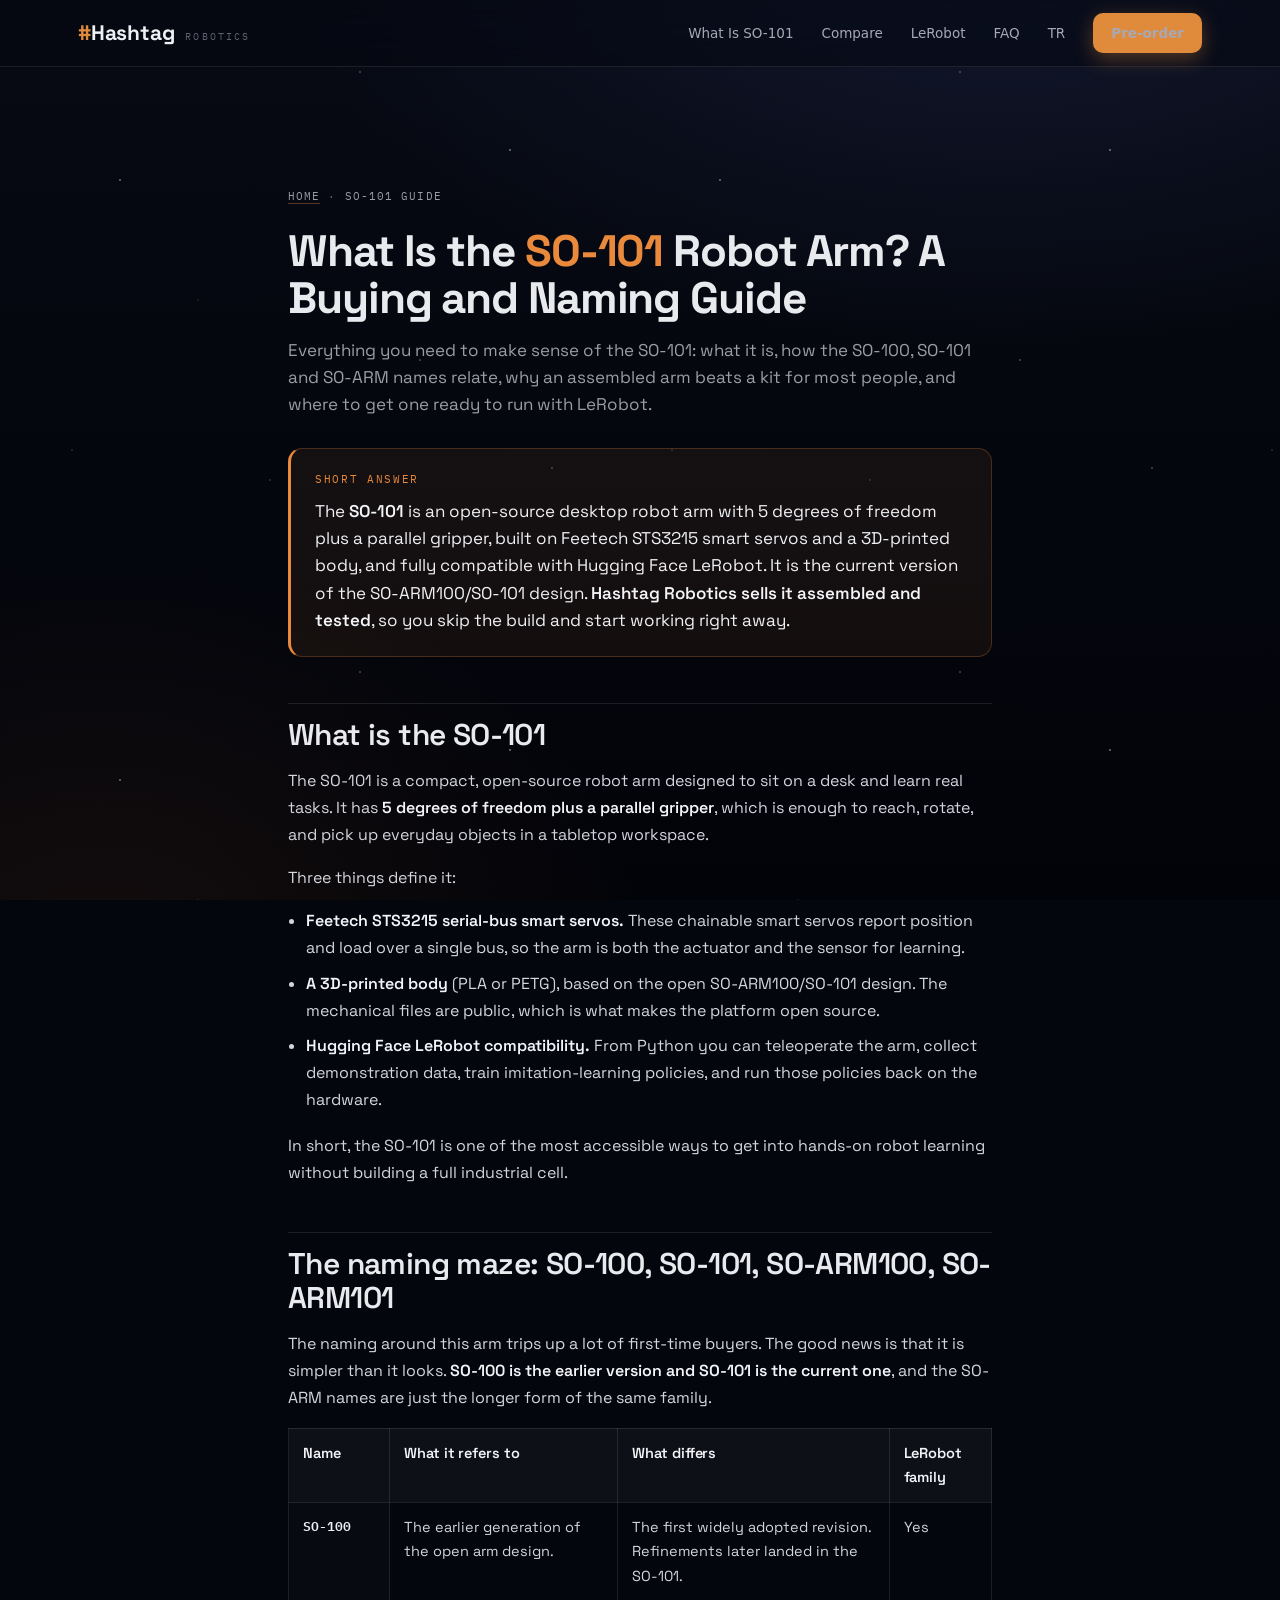
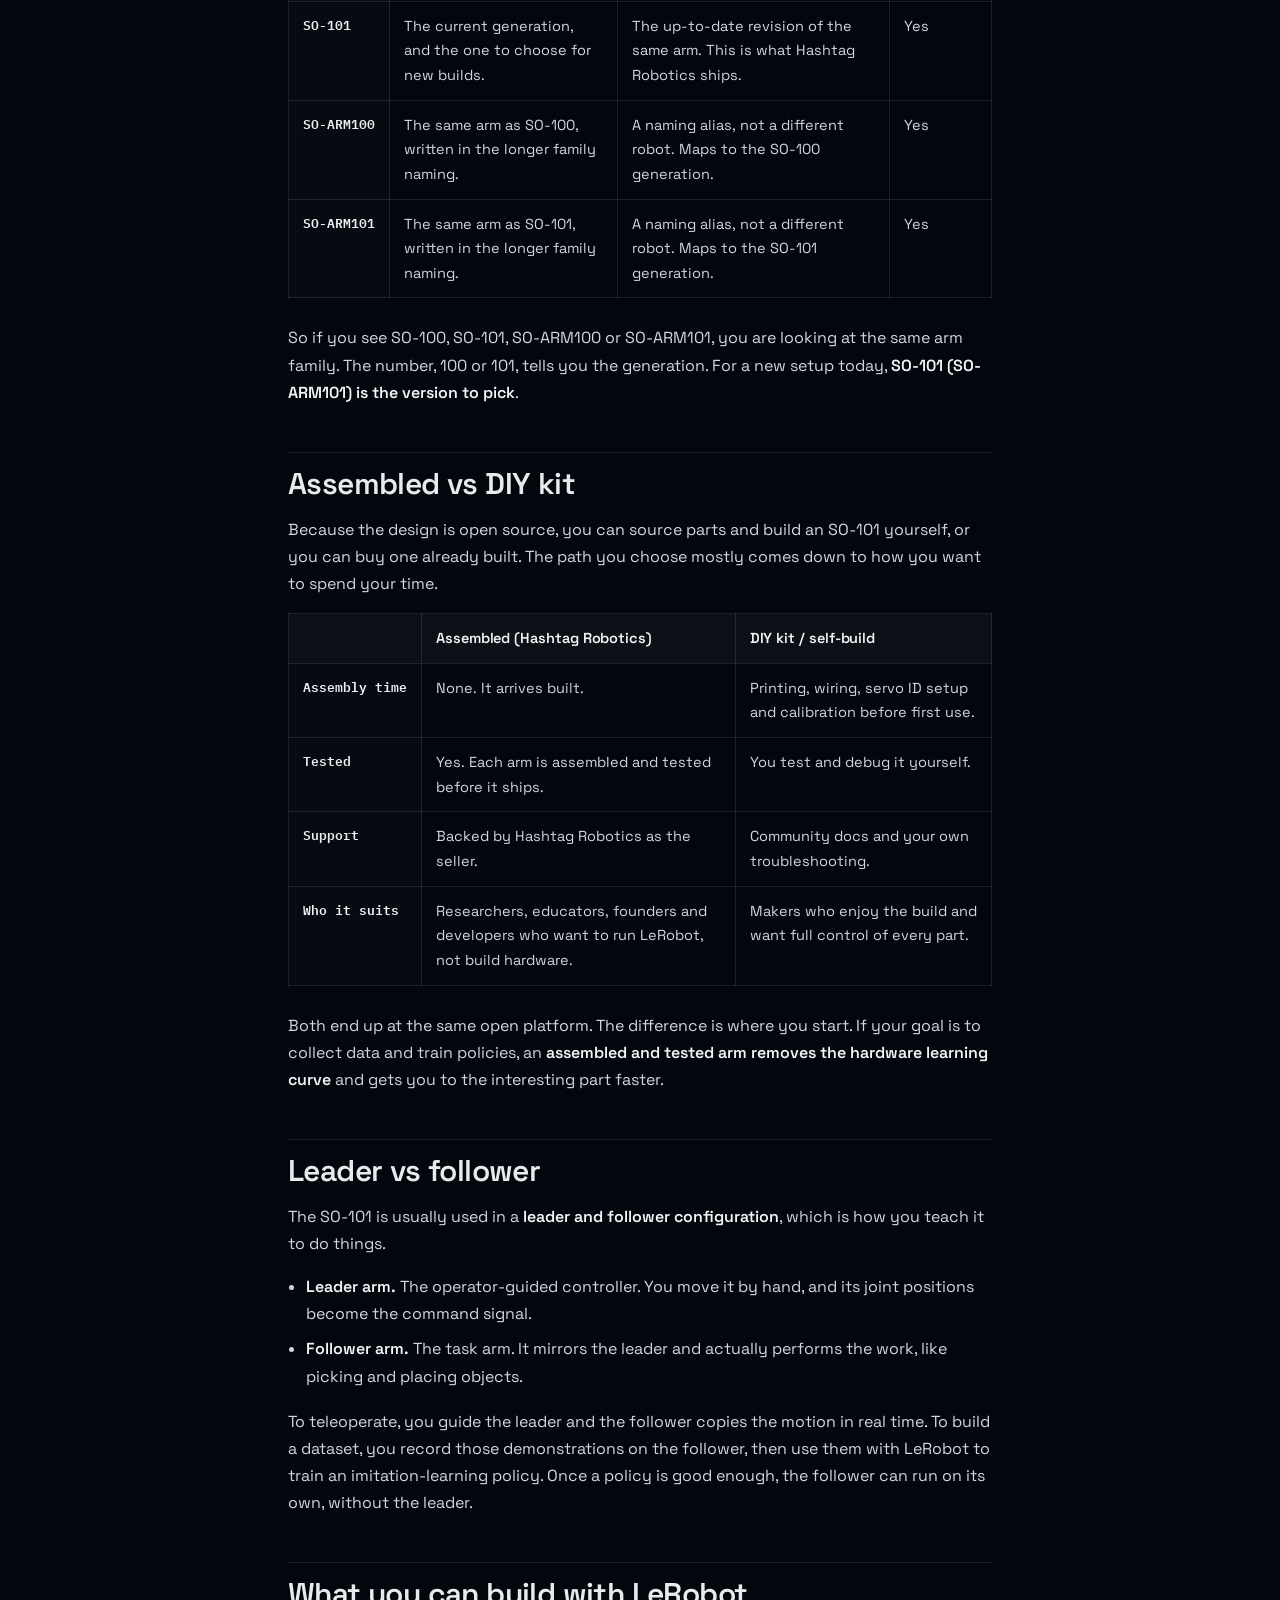
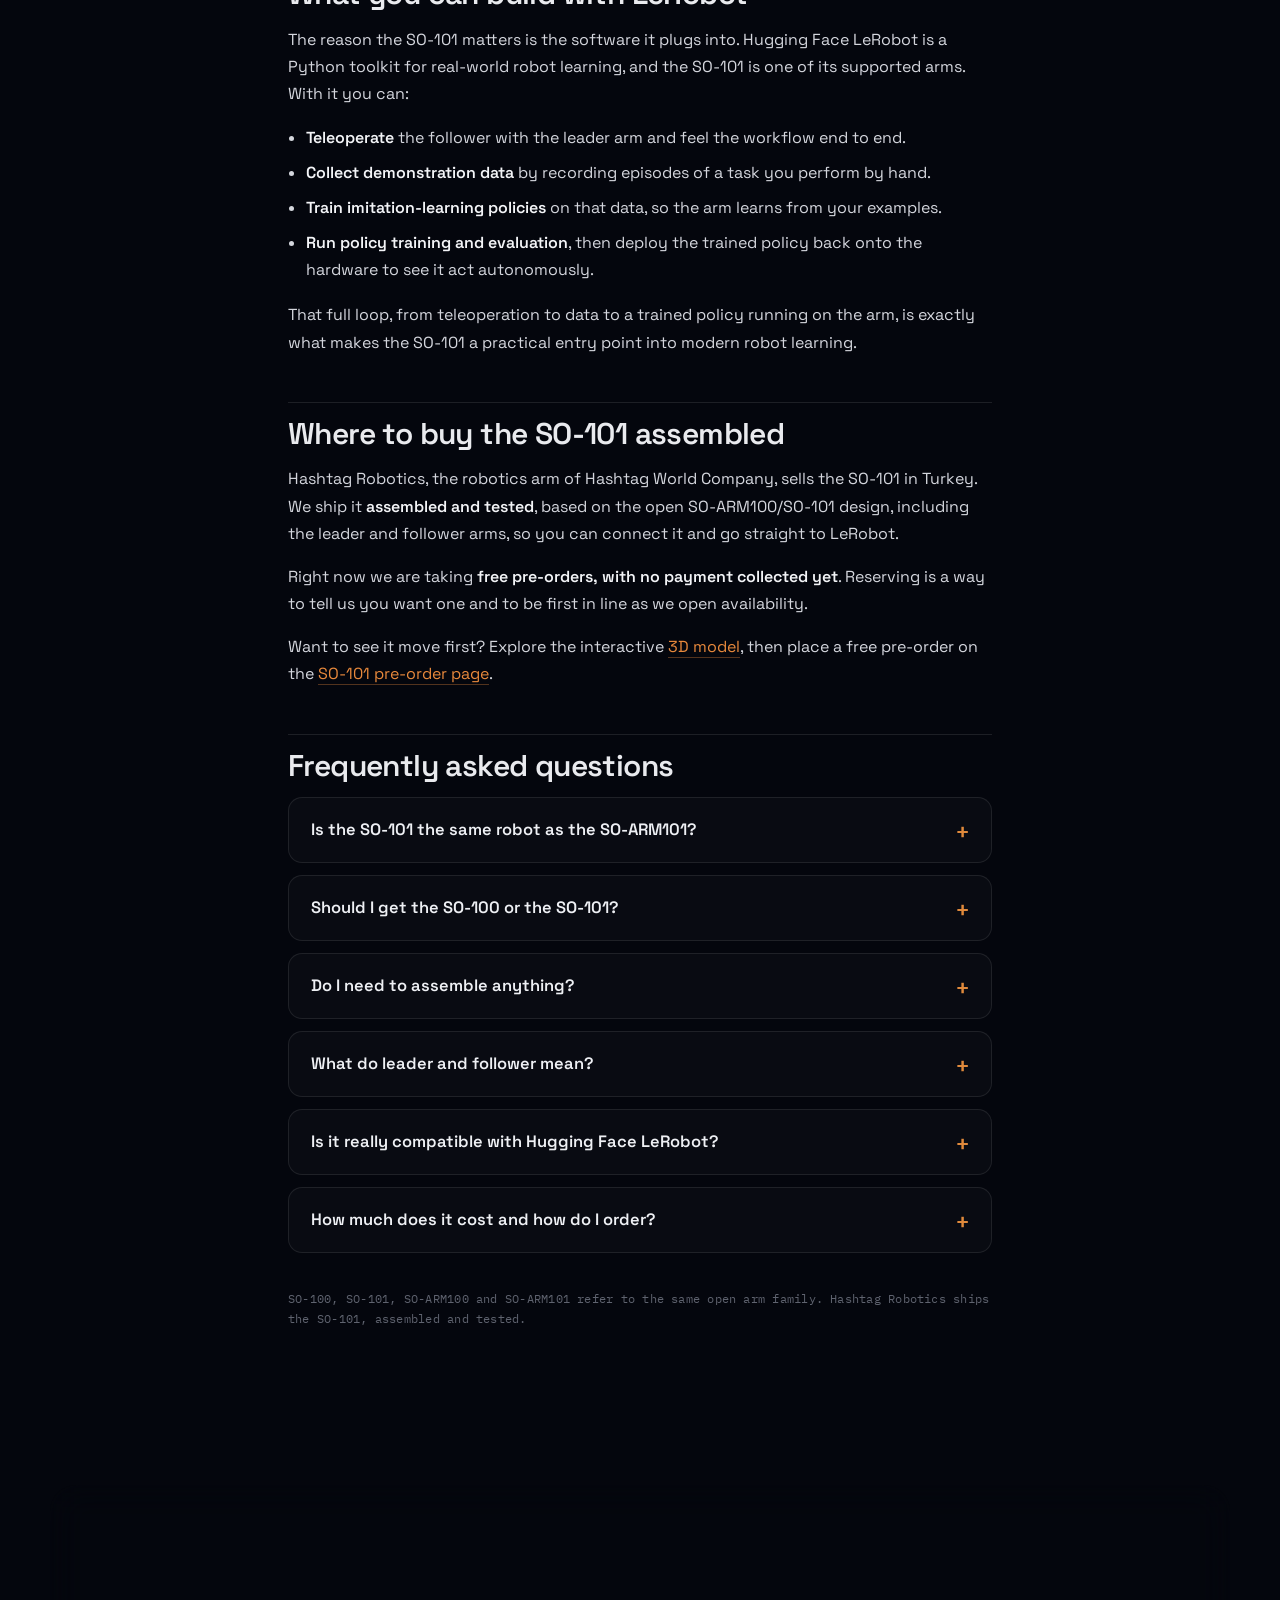
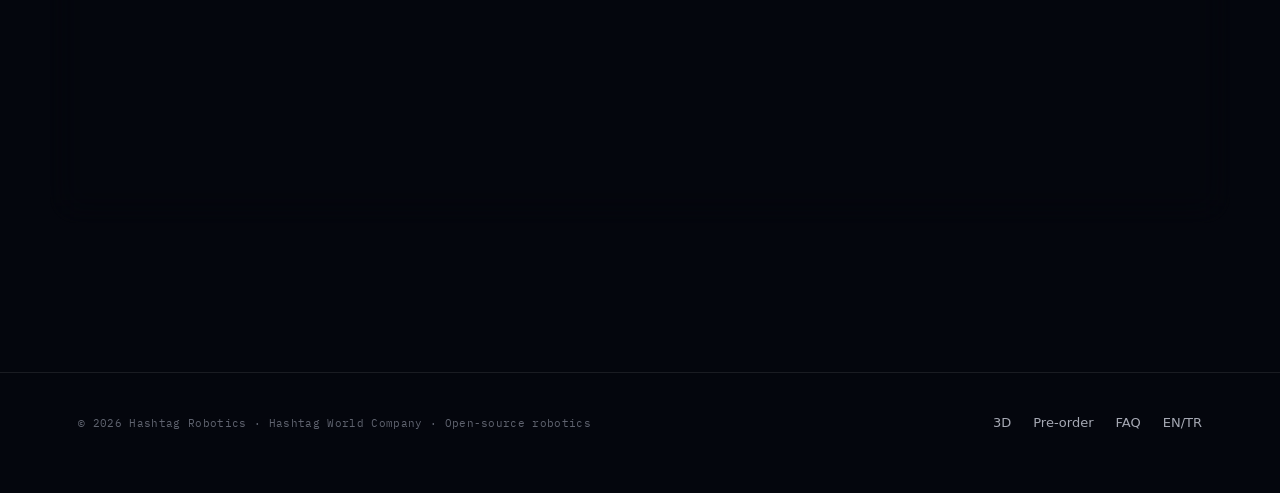
<file: en/so101-guide.html>
<!DOCTYPE html>
<html lang="en">
<head>
<meta charset="UTF-8" />
<meta name="viewport" content="width=device-width, initial-scale=1.0" />
<title>What Is the SO-101 Robot Arm? Buying &amp; SO-100 vs SO-101 Guide | Hashtag Robotics</title>
<meta name="description" content="A clear guide to the SO-101 open-source robot arm: what it is, SO-100 vs SO-101 vs SO-ARM100/SO-ARM101 naming, assembled vs DIY kit, leader vs follower, and where to buy one assembled and tested. Free pre-order at Hashtag Robotics." />
<meta name="keywords" content="SO-101, SO-101 robot arm, SO-100 vs SO-101, SO-ARM100, SO-ARM101, LeRobot, Hugging Face LeRobot, buy SO-101 assembled, Feetech STS3215, open source robot arm, Hashtag Robotics" />
<meta name="author" content="Hashtag Robotics" />
<meta name="robots" content="index, follow, max-image-preview:large" />
<meta name="theme-color" content="#0a0b0e" />
<link rel="canonical" href="https://labs.hashtagworldcompany.com/en/so101-guide" />
<link rel="alternate" hreflang="tr" href="https://labs.hashtagworldcompany.com/so101-nedir" />
<link rel="alternate" hreflang="en" href="https://labs.hashtagworldcompany.com/en/so101-guide" />
<link rel="alternate" hreflang="x-default" href="https://labs.hashtagworldcompany.com/en/so101-guide" />
<link rel="icon" type="image/svg+xml" href="/assets/favicon.svg" />
<meta property="og:type" content="website" />
<meta property="og:site_name" content="Hashtag Robotics" />
<meta property="og:locale" content="en_US" />
<meta property="og:title" content="What Is the SO-101 Robot Arm? Buying &amp; SO-100 vs SO-101 Guide" />
<meta property="og:description" content="What the SO-101 open-source robot arm is, how the SO-100 / SO-101 / SO-ARM naming works, assembled vs kit, leader vs follower, and where to buy one ready to run with LeRobot." />
<meta property="og:url" content="https://labs.hashtagworldcompany.com/en/so101-guide" />
<meta property="og:image" content="https://labs.hashtagworldcompany.com/assets/og-cover.png" />
<meta property="og:image:width" content="1200" /><meta property="og:image:height" content="630" />
<meta name="twitter:card" content="summary_large_image" />
<meta name="twitter:title" content="What Is the SO-101 Robot Arm? Buying &amp; SO-100 vs SO-101 Guide" />
<meta name="twitter:description" content="A clear buying and disambiguation guide to the SO-101 open-source robot arm, sold assembled and tested by Hashtag Robotics." />
<meta name="twitter:image" content="https://labs.hashtagworldcompany.com/assets/og-cover.png" />
<link rel="preconnect" href="https://fonts.googleapis.com" />
<link rel="preconnect" href="https://fonts.gstatic.com" crossorigin />
<link href="https://fonts.googleapis.com/css2?family=Space+Grotesk:wght@400;500;600;700&family=IBM+Plex+Mono:wght@400;500&display=swap" rel="stylesheet" />
<link rel="stylesheet" href="/product.css" />
<script type="application/ld+json">
{
  "@context": "https://schema.org",
  "@graph": [
    {
      "@type": "Organization",
      "@id": "https://labs.hashtagworldcompany.com/#org",
      "name": "Hashtag Robotics",
      "url": "https://labs.hashtagworldcompany.com/",
      "logo": "https://labs.hashtagworldcompany.com/assets/og-cover.png",
      "description": "The robotics arm of Hashtag World Company. Open-source robots sold assembled and tested.",
      "parentOrganization": { "@type": "Organization", "name": "Hashtag World Company" }
    },
    {
      "@type": "Article",
      "headline": "What Is the SO-101 Robot Arm? Buying & SO-100 vs SO-101 Guide",
      "description": "A clear guide to the SO-101 open-source robot arm: what it is, the SO-100 vs SO-101 vs SO-ARM naming, assembled vs DIY kit, leader vs follower, and where to buy one assembled and tested.",
      "inLanguage": "en",
      "image": "https://labs.hashtagworldcompany.com/assets/og-cover.png",
      "author": { "@id": "https://labs.hashtagworldcompany.com/#org" },
      "publisher": { "@id": "https://labs.hashtagworldcompany.com/#org" },
      "mainEntityOfPage": { "@type": "WebPage", "@id": "https://labs.hashtagworldcompany.com/en/so101-guide" },
      "about": { "@id": "https://labs.hashtagworldcompany.com/product#product" }
    },
    {
      "@type": "FAQPage",
      "mainEntity": [
        {
          "@type": "Question",
          "name": "What is the SO-101 robot arm?",
          "acceptedAnswer": { "@type": "Answer", "text": "The SO-101 is an open-source desktop robot arm with 5 degrees of freedom plus a parallel gripper, driven by Feetech STS3215 serial-bus smart servos and a 3D-printed body. It is compatible with Hugging Face LeRobot for teleoperation, data collection, imitation learning, and policy training. Hashtag Robotics sells it assembled and tested." }
        },
        {
          "@type": "Question",
          "name": "What is the difference between the SO-100 and the SO-101?",
          "acceptedAnswer": { "@type": "Answer", "text": "The SO-100 is the earlier version of the design and the SO-101 is the current one. They share the same LeRobot-compatible family, the same Feetech STS3215 servos, and the same leader and follower concept. The SO-101 is the version to choose for new builds today." }
        },
        {
          "@type": "Question",
          "name": "Are SO-ARM100 and SO-ARM101 the same as SO-100 and SO-101?",
          "acceptedAnswer": { "@type": "Answer", "text": "Yes. SO-ARM100 and SO-ARM101 are alternate names for the same open arm family. SO-ARM100 maps to the SO-100 generation and SO-ARM101 to the SO-101 generation. The hardware design and LeRobot compatibility are the same." }
        },
        {
          "@type": "Question",
          "name": "What is the difference between the leader and follower arm?",
          "acceptedAnswer": { "@type": "Answer", "text": "The leader is the operator-guided controller arm you move by hand. The follower is the task arm that mirrors the leader to perform work. You teleoperate with the leader and record demonstrations on the follower for imitation learning." }
        },
        {
          "@type": "Question",
          "name": "Does the SO-101 from Hashtag Robotics come assembled?",
          "acceptedAnswer": { "@type": "Answer", "text": "Yes. Hashtag Robotics ships the SO-101 assembled and tested, based on the open SO-ARM100/SO-101 design. There is no kit assembly, so you can connect it and start working with LeRobot." }
        },
        {
          "@type": "Question",
          "name": "How do I buy the SO-101?",
          "acceptedAnswer": { "@type": "Answer", "text": "Hashtag Robotics is currently taking free pre-orders, with no payment collected yet. You can reserve an assembled and tested SO-101 on the pre-order page." }
        }
      ]
    },
    {
      "@type": "BreadcrumbList",
      "itemListElement": [
        { "@type": "ListItem", "position": 1, "name": "Home", "item": "https://labs.hashtagworldcompany.com/" },
        { "@type": "ListItem", "position": 2, "name": "SO-101 Guide", "item": "https://labs.hashtagworldcompany.com/en/so101-guide" }
      ]
    }
  ]
}
</script>
<style>
  .article-wrap {
    max-width: 760px;
    margin: 0 auto;
    padding: 120px 28px 40px;
    font-family: "Space Grotesk", system-ui, sans-serif;
    color: #e9eaee;
    line-height: 1.7;
  }
  .article-wrap .crumbs {
    font-family: "IBM Plex Mono", ui-monospace, Menlo, monospace;
    font-size: 11px;
    letter-spacing: 0.1em;
    text-transform: uppercase;
    color: #9a9ca6;
    margin-bottom: 22px;
  }
  .article-wrap .crumbs a { color: #9a9ca6; text-decoration: none; }
  .article-wrap .crumbs a:hover { color: #e8893c; }
  .article-wrap .crumbs span { color: #5f636f; margin: 0 8px; }
  .article-wrap h1 {
    font-family: "Space Grotesk", system-ui, sans-serif;
    font-weight: 700;
    font-size: clamp(30px, 5vw, 44px);
    line-height: 1.08;
    letter-spacing: -0.025em;
    margin-bottom: 14px;
  }
  .article-wrap h1 em { font-style: normal; color: #e8893c; }
  .article-wrap .dek {
    font-size: 17px;
    color: #9a9ca6;
    margin-bottom: 30px;
    line-height: 1.6;
  }
  .article-wrap h2 {
    font-family: "Space Grotesk", system-ui, sans-serif;
    font-weight: 600;
    font-size: clamp(23px, 3.4vw, 30px);
    letter-spacing: -0.02em;
    line-height: 1.15;
    margin: 46px 0 14px;
    padding-top: 14px;
    border-top: 1px solid rgba(255,255,255,.1);
  }
  .article-wrap h3 {
    font-family: "Space Grotesk", system-ui, sans-serif;
    font-weight: 600;
    font-size: 19px;
    letter-spacing: -0.01em;
    margin: 28px 0 10px;
    color: #e9eaee;
  }
  .article-wrap p { margin-bottom: 16px; color: #d4d6dd; }
  .article-wrap ul, .article-wrap ol { margin: 0 0 18px 1.15em; color: #d4d6dd; }
  .article-wrap li { margin-bottom: 8px; }
  .article-wrap a { color: #e8893c; text-decoration: none; border-bottom: 1px solid rgba(232,137,60,.35); }
  .article-wrap a:hover { border-bottom-color: #e8893c; }
  .article-wrap strong { color: #f3f4f7; font-weight: 600; }
  .answer-box {
    background: rgba(232,137,60,.07);
    border: 1px solid rgba(232,137,60,.25);
    border-left: 3px solid #e8893c;
    border-radius: 14px;
    padding: 22px 24px;
    margin: 0 0 36px;
    font-size: 17px;
    line-height: 1.6;
    color: #eef0f4;
  }
  .answer-box .alabel {
    display: block;
    font-family: "IBM Plex Mono", ui-monospace, Menlo, monospace;
    font-size: 10.5px;
    letter-spacing: 0.16em;
    text-transform: uppercase;
    color: #e8893c;
    margin-bottom: 10px;
  }
  .answer-box p { margin: 0; color: #eef0f4; }
  .prose-table-wrap { overflow-x: auto; margin: 0 0 26px; -webkit-overflow-scrolling: touch; }
  .article-wrap table {
    width: 100%;
    border-collapse: collapse;
    font-size: 14.5px;
    min-width: 520px;
  }
  .article-wrap table th,
  .article-wrap table td {
    border: 1px solid rgba(255,255,255,.1);
    padding: 12px 14px;
    text-align: left;
    vertical-align: top;
    color: #d4d6dd;
  }
  .article-wrap table thead th {
    background: rgba(255,255,255,.045);
    color: #f3f4f7;
    font-family: "Space Grotesk", system-ui, sans-serif;
    font-weight: 600;
    letter-spacing: -0.005em;
  }
  .article-wrap table tbody th {
    background: rgba(255,255,255,.02);
    color: #eef0f4;
    font-weight: 600;
    font-family: "IBM Plex Mono", ui-monospace, Menlo, monospace;
    font-size: 13px;
    white-space: nowrap;
  }
  .article-wrap .endnote {
    font-family: "IBM Plex Mono", ui-monospace, Menlo, monospace;
    font-size: 11.5px;
    color: #5f636f;
    margin-top: 36px;
    letter-spacing: 0.02em;
  }
  .article-wrap .faq { max-width: 100%; }
  @media (max-width: 760px) {
    .article-wrap { padding: 104px 20px 30px; }
  }
</style>
</head>
<body>
<div id="space"></div>
<div id="stars"></div>

<nav id="nav"><div class="wrap">
  <a class="brand" href="/"><span class="mark"><b>#</b>Hashtag</span><span class="tag">Robotics</span></a>
  <div class="nav-links">
    <a href="/en/so101-guide">What Is SO-101</a>
    <a href="/so101-karsilastirma">Compare</a>
    <a href="/lerobot-kurulum">LeRobot</a>
    <a href="/sss">FAQ</a>
    <a class="nav-back" href="/so101-nedir">TR</a>
    <a class="nav-cta" href="/en/product">Pre-order</a>
  </div>
</div></nav>

<main>
  <article class="article-wrap">
    <div class="crumbs">
      <a href="/">Home</a><span>·</span>SO-101 Guide
    </div>

    <h1>What Is the <em>SO-101</em> Robot Arm? A Buying and Naming Guide</h1>
    <p class="dek">Everything you need to make sense of the SO-101: what it is, how the SO-100, SO-101 and SO-ARM names relate, why an assembled arm beats a kit for most people, and where to get one ready to run with LeRobot.</p>

    <div class="answer-box">
      <span class="alabel">Short answer</span>
      <p>The <strong>SO-101</strong> is an open-source desktop robot arm with 5 degrees of freedom plus a parallel gripper, built on Feetech STS3215 smart servos and a 3D-printed body, and fully compatible with Hugging Face LeRobot. It is the current version of the SO-ARM100/SO-101 design. <strong>Hashtag Robotics sells it assembled and tested</strong>, so you skip the build and start working right away.</p>
    </div>

    <h2>What is the SO-101</h2>
    <p>The SO-101 is a compact, open-source robot arm designed to sit on a desk and learn real tasks. It has <strong>5 degrees of freedom plus a parallel gripper</strong>, which is enough to reach, rotate, and pick up everyday objects in a tabletop workspace.</p>
    <p>Three things define it:</p>
    <ul>
      <li><strong>Feetech STS3215 serial-bus smart servos.</strong> These chainable smart servos report position and load over a single bus, so the arm is both the actuator and the sensor for learning.</li>
      <li><strong>A 3D-printed body</strong> (PLA or PETG), based on the open SO-ARM100/SO-101 design. The mechanical files are public, which is what makes the platform open source.</li>
      <li><strong>Hugging Face LeRobot compatibility.</strong> From Python you can teleoperate the arm, collect demonstration data, train imitation-learning policies, and run those policies back on the hardware.</li>
    </ul>
    <p>In short, the SO-101 is one of the most accessible ways to get into hands-on robot learning without building a full industrial cell.</p>

    <h2>The naming maze: SO-100, SO-101, SO-ARM100, SO-ARM101</h2>
    <p>The naming around this arm trips up a lot of first-time buyers. The good news is that it is simpler than it looks. <strong>SO-100 is the earlier version and SO-101 is the current one</strong>, and the SO-ARM names are just the longer form of the same family.</p>
    <div class="prose-table-wrap">
      <table>
        <thead>
          <tr>
            <th scope="col">Name</th>
            <th scope="col">What it refers to</th>
            <th scope="col">What differs</th>
            <th scope="col">LeRobot family</th>
          </tr>
        </thead>
        <tbody>
          <tr>
            <th scope="row">SO-100</th>
            <td>The earlier generation of the open arm design.</td>
            <td>The first widely adopted revision. Refinements later landed in the SO-101.</td>
            <td>Yes</td>
          </tr>
          <tr>
            <th scope="row">SO-101</th>
            <td>The current generation, and the one to choose for new builds.</td>
            <td>The up-to-date revision of the same arm. This is what Hashtag Robotics ships.</td>
            <td>Yes</td>
          </tr>
          <tr>
            <th scope="row">SO-ARM100</th>
            <td>The same arm as SO-100, written in the longer family naming.</td>
            <td>A naming alias, not a different robot. Maps to the SO-100 generation.</td>
            <td>Yes</td>
          </tr>
          <tr>
            <th scope="row">SO-ARM101</th>
            <td>The same arm as SO-101, written in the longer family naming.</td>
            <td>A naming alias, not a different robot. Maps to the SO-101 generation.</td>
            <td>Yes</td>
          </tr>
        </tbody>
      </table>
    </div>
    <p>So if you see SO-100, SO-101, SO-ARM100 or SO-ARM101, you are looking at the same arm family. The number, 100 or 101, tells you the generation. For a new setup today, <strong>SO-101 (SO-ARM101) is the version to pick</strong>.</p>

    <h2>Assembled vs DIY kit</h2>
    <p>Because the design is open source, you can source parts and build an SO-101 yourself, or you can buy one already built. The path you choose mostly comes down to how you want to spend your time.</p>
    <div class="prose-table-wrap">
      <table>
        <thead>
          <tr>
            <th scope="col"></th>
            <th scope="col">Assembled (Hashtag Robotics)</th>
            <th scope="col">DIY kit / self-build</th>
          </tr>
        </thead>
        <tbody>
          <tr>
            <th scope="row">Assembly time</th>
            <td>None. It arrives built.</td>
            <td>Printing, wiring, servo ID setup and calibration before first use.</td>
          </tr>
          <tr>
            <th scope="row">Tested</th>
            <td>Yes. Each arm is assembled and tested before it ships.</td>
            <td>You test and debug it yourself.</td>
          </tr>
          <tr>
            <th scope="row">Support</th>
            <td>Backed by Hashtag Robotics as the seller.</td>
            <td>Community docs and your own troubleshooting.</td>
          </tr>
          <tr>
            <th scope="row">Who it suits</th>
            <td>Researchers, educators, founders and developers who want to run LeRobot, not build hardware.</td>
            <td>Makers who enjoy the build and want full control of every part.</td>
          </tr>
        </tbody>
      </table>
    </div>
    <p>Both end up at the same open platform. The difference is where you start. If your goal is to collect data and train policies, an <strong>assembled and tested arm removes the hardware learning curve</strong> and gets you to the interesting part faster.</p>

    <h2>Leader vs follower</h2>
    <p>The SO-101 is usually used in a <strong>leader and follower configuration</strong>, which is how you teach it to do things.</p>
    <ul>
      <li><strong>Leader arm.</strong> The operator-guided controller. You move it by hand, and its joint positions become the command signal.</li>
      <li><strong>Follower arm.</strong> The task arm. It mirrors the leader and actually performs the work, like picking and placing objects.</li>
    </ul>
    <p>To teleoperate, you guide the leader and the follower copies the motion in real time. To build a dataset, you record those demonstrations on the follower, then use them with LeRobot to train an imitation-learning policy. Once a policy is good enough, the follower can run on its own, without the leader.</p>

    <h2>What you can build with LeRobot</h2>
    <p>The reason the SO-101 matters is the software it plugs into. Hugging Face LeRobot is a Python toolkit for real-world robot learning, and the SO-101 is one of its supported arms. With it you can:</p>
    <ul>
      <li><strong>Teleoperate</strong> the follower with the leader arm and feel the workflow end to end.</li>
      <li><strong>Collect demonstration data</strong> by recording episodes of a task you perform by hand.</li>
      <li><strong>Train imitation-learning policies</strong> on that data, so the arm learns from your examples.</li>
      <li><strong>Run policy training and evaluation</strong>, then deploy the trained policy back onto the hardware to see it act autonomously.</li>
    </ul>
    <p>That full loop, from teleoperation to data to a trained policy running on the arm, is exactly what makes the SO-101 a practical entry point into modern robot learning.</p>

    <h2>Where to buy the SO-101 assembled</h2>
    <p>Hashtag Robotics, the robotics arm of Hashtag World Company, sells the SO-101 in Turkey. We ship it <strong>assembled and tested</strong>, based on the open SO-ARM100/SO-101 design, including the leader and follower arms, so you can connect it and go straight to LeRobot.</p>
    <p>Right now we are taking <strong>free pre-orders, with no payment collected yet</strong>. Reserving is a way to tell us you want one and to be first in line as we open availability.</p>
    <p>Want to see it move first? Explore the interactive <a href="/">3D model</a>, then place a free pre-order on the <a href="/en/product">SO-101 pre-order page</a>.</p>

    <h2>Frequently asked questions</h2>
    <div class="faq">
      <details class="faq-item">
        <summary>Is the SO-101 the same robot as the SO-ARM101?</summary>
        <p>Yes. SO-ARM101 is the longer family name for the SO-101 generation of the arm. Same hardware design, same Feetech STS3215 servos, same LeRobot compatibility.</p>
      </details>
      <details class="faq-item">
        <summary>Should I get the SO-100 or the SO-101?</summary>
        <p>For a new build, choose the SO-101. The SO-100 is the earlier version of the same design, while the SO-101 is the current one. Hashtag Robotics ships the SO-101.</p>
      </details>
      <details class="faq-item">
        <summary>Do I need to assemble anything?</summary>
        <p>No. Hashtag Robotics ships the SO-101 assembled and tested. There is no kit build, no servo ID setup and no print-and-wire step on your side.</p>
      </details>
      <details class="faq-item">
        <summary>What do leader and follower mean?</summary>
        <p>The leader is the arm you move by hand to control the system. The follower is the arm that mirrors the leader and performs the task. You teleoperate with the leader and record data on the follower.</p>
      </details>
      <details class="faq-item">
        <summary>Is it really compatible with Hugging Face LeRobot?</summary>
        <p>Yes. The SO-101 works with LeRobot in Python for teleoperation, data collection, imitation learning and policy training, then running those policies back on the arm.</p>
      </details>
      <details class="faq-item">
        <summary>How much does it cost and how do I order?</summary>
        <p>Hashtag Robotics is currently taking free pre-orders with no payment collected yet. Reserve yours on the pre-order page and we will follow up as availability opens.</p>
      </details>
    </div>

    <p class="endnote">SO-100, SO-101, SO-ARM100 and SO-ARM101 refer to the same open arm family. Hashtag Robotics ships the SO-101, assembled and tested.</p>
  </article>

  <section class="sec">
    <div class="cta-band">
      <h2>Get an SO-101, assembled and tested</h2>
      <p>Skip the build. Reserve an SO-101 ready to run with LeRobot. Free pre-order, no payment collected yet.</p>
      <a class="btn-primary" href="/en/product">
        Pre-order the SO-101
        <svg viewBox="0 0 24 24" fill="none" stroke="currentColor" stroke-width="2.2" stroke-linecap="round" stroke-linejoin="round"><path d="M5 12h14M13 6l6 6-6 6"/></svg>
      </a>
    </div>
  </section>
</main>

<footer><div class="wrap">
  <div class="fnote">© <span id="year">2026</span> Hashtag Robotics · Hashtag World Company · Open-source robotics</div>
  <div style="display:flex; gap:22px; flex-wrap:wrap;">
    <a href="/">3D</a><a href="/en/product">Pre-order</a><a href="/sss">FAQ</a><a href="/so101-nedir">EN/TR</a>
  </div>
</div></footer>

<script>document.getElementById('year').textContent = new Date().getFullYear();</script>
</body>
</html>
</file>
<file: product.css>
/* SO-101 product / pre-order page - deep-space glassmorphism, scrollable. */
:root {
  --bg: #04060d;
  --bg2: #070a14;
  --txt: #eef0f4;
  --txt-dim: #a6a9b4;
  --txt-faint: #5f636f;
  --line: rgba(255, 255, 255, 0.09);
  --line-strong: rgba(255, 255, 255, 0.16);
  --accent: #e08a3c;
  --accent-2: #6ea0ff;
  --glass: rgba(255, 255, 255, 0.045);
  --glass-strong: rgba(255, 255, 255, 0.08);
  --mono: "IBM Plex Mono", ui-monospace, Menlo, monospace;
  --disp: "Space Grotesk", system-ui, sans-serif;
  --ui: system-ui, -apple-system, sans-serif;
  --maxw: 1180px;
}

* { box-sizing: border-box; margin: 0; padding: 0; }
html { scroll-behavior: smooth; }
body {
  background: var(--bg);
  color: var(--txt);
  font-family: var(--ui);
  -webkit-font-smoothing: antialiased;
  overflow-x: hidden;
  line-height: 1.5;
}

/* ---- space backdrop ---- */
#space {
  position: fixed; inset: 0; z-index: -2;
  background:
    radial-gradient(1200px 700px at 78% -8%, rgba(46,60,110,0.30), transparent 60%),
    radial-gradient(1000px 800px at 8% 110%, rgba(120,70,40,0.16), transparent 55%),
    linear-gradient(180deg, #070a14 0%, #04060d 60%, #020308 100%);
}
#stars {
  position: fixed; inset: 0; z-index: -1; pointer-events: none; opacity: 0.7;
  background-image:
    radial-gradient(1.4px 1.4px at 20% 30%, rgba(255,255,255,0.9), transparent),
    radial-gradient(1.2px 1.2px at 70% 60%, rgba(255,255,255,0.7), transparent),
    radial-gradient(1px 1px at 45% 80%, rgba(255,255,255,0.6), transparent),
    radial-gradient(1.6px 1.6px at 85% 25%, rgba(255,255,255,0.85), transparent),
    radial-gradient(1px 1px at 12% 75%, rgba(255,255,255,0.5), transparent),
    radial-gradient(1.2px 1.2px at 60% 12%, rgba(255,255,255,0.7), transparent),
    radial-gradient(1px 1px at 33% 50%, rgba(255,255,255,0.4), transparent),
    radial-gradient(1.3px 1.3px at 92% 78%, rgba(255,255,255,0.6), transparent);
  background-repeat: repeat; background-size: 600px 600px;
  animation: drift 120s linear infinite;
}
@keyframes drift { from { background-position: 0 0; } to { background-position: 600px 600px; } }

.wrap { max-width: var(--maxw); margin: 0 auto; padding: 0 28px; }

/* ---------- top nav ---------- */
#nav {
  position: sticky; top: 0; z-index: 50;
  background: rgba(6, 8, 16, 0.55); backdrop-filter: blur(20px) saturate(1.3);
  -webkit-backdrop-filter: blur(20px) saturate(1.3);
  border-bottom: 1px solid var(--line);
}
#nav .wrap { display: flex; align-items: center; justify-content: space-between; height: 66px; }
.brand { display: flex; align-items: baseline; gap: 11px; text-decoration: none; }
.brand .mark { font-family: var(--disp); font-weight: 700; font-size: 21px; color: var(--txt); letter-spacing: -0.01em; }
.brand .mark b { color: var(--accent); }
.brand .tag { font-family: var(--mono); font-size: 9.5px; letter-spacing: 0.22em; text-transform: uppercase; color: var(--txt-faint); }
.nav-links { display: flex; align-items: center; gap: 28px; }
.nav-links a { font-size: 13.5px; color: var(--txt-dim); text-decoration: none; transition: color 0.16s; }
.nav-links a:hover { color: var(--txt); }
.nav-cta {
  font-family: var(--ui); font-weight: 600; font-size: 13px; color: #07090f;
  background: var(--accent); border: 0; padding: 10px 18px; border-radius: 10px; cursor: pointer;
  transition: transform 0.15s, box-shadow 0.15s; box-shadow: 0 6px 20px rgba(224,138,60,0.35);
}
.nav-cta:hover { transform: translateY(-1px); box-shadow: 0 10px 28px rgba(224,138,60,0.5); }
.nav-back { display: inline-flex; align-items: center; gap: 7px; }
.nav-back svg { width: 14px; height: 14px; }
@media (max-width: 720px) { .nav-links a:not(.nav-cta-wrap) { display: none; } }

/* ---------- hero ---------- */
.hero { padding: 78px 0 60px; }
.hero-grid { display: grid; grid-template-columns: 1.05fr 1fr; gap: 56px; align-items: center; }
.eyebrow {
  display: inline-flex; align-items: center; gap: 9px; font-family: var(--mono); font-size: 11px;
  letter-spacing: 0.14em; text-transform: uppercase; color: var(--accent);
  border: 1px solid rgba(224,138,60,0.3); background: rgba(224,138,60,0.08);
  padding: 6px 12px; border-radius: 100px; margin-bottom: 22px;
}
.eyebrow .dot { width: 6px; height: 6px; border-radius: 50%; background: var(--accent); box-shadow: 0 0 10px var(--accent); }
.hero h1 {
  font-family: var(--disp); font-weight: 600; font-size: clamp(38px, 5vw, 62px); line-height: 1.02;
  letter-spacing: -0.025em; margin-bottom: 22px;
}
.hero h1 em { font-style: normal; color: var(--accent); }
.hero .lead { font-size: 17px; line-height: 1.6; color: var(--txt-dim); max-width: 480px; margin-bottom: 30px; }
.hero-actions { display: flex; align-items: center; gap: 16px; flex-wrap: wrap; }
.btn-primary {
  display: inline-flex; align-items: center; gap: 10px;
  font-family: var(--ui); font-weight: 600; font-size: 15px; color: #07090f;
  background: var(--accent); border: 0; padding: 15px 26px; border-radius: 13px; cursor: pointer;
  transition: transform 0.15s, box-shadow 0.15s; box-shadow: 0 10px 30px rgba(224,138,60,0.4);
}
.btn-primary:hover { transform: translateY(-2px); box-shadow: 0 16px 42px rgba(224,138,60,0.55); }
.btn-primary svg { width: 17px; height: 17px; }
.btn-ghost {
  display: inline-flex; align-items: center; gap: 9px;
  font-family: var(--ui); font-weight: 500; font-size: 15px; color: var(--txt);
  background: var(--glass); border: 1px solid var(--line-strong); padding: 14px 22px; border-radius: 13px;
  text-decoration: none; transition: all 0.16s; backdrop-filter: blur(12px);
}
.btn-ghost:hover { background: var(--glass-strong); transform: translateY(-2px); }
.btn-ghost svg { width: 16px; height: 16px; color: var(--accent-2); }
.free-note { margin-top: 16px; font-family: var(--mono); font-size: 11.5px; color: var(--txt-faint); letter-spacing: 0.02em; }
.free-note b { color: var(--txt-dim); font-weight: 500; }

/* hero visual */
.hero-visual { position: relative; }
.glow-ring {
  position: absolute; inset: -8%; border-radius: 50%;
  background: radial-gradient(circle, rgba(224,138,60,0.18), transparent 62%);
  filter: blur(20px); z-index: -1;
}

/* image placeholder */
.imgph {
  position: relative; border-radius: 18px; overflow: hidden;
  background:
    repeating-linear-gradient(135deg, rgba(255,255,255,0.035) 0 12px, rgba(255,255,255,0.015) 12px 24px);
  border: 1px solid var(--line); display: flex; align-items: center; justify-content: center;
}
.imgph::after {
  content: attr(data-label); position: absolute; bottom: 12px; left: 12px;
  font-family: var(--mono); font-size: 10px; letter-spacing: 0.06em; color: var(--txt-faint);
  background: rgba(4,6,13,0.6); padding: 4px 8px; border-radius: 6px; border: 1px solid var(--line);
}
.imgph .ph-icon { width: 46px; height: 46px; color: rgba(255,255,255,0.18); }
.hero-visual .imgph { aspect-ratio: 4 / 3.4; }

/* real images inside placeholders */
.imgph.has-img { background: #0b0c10; }
.imgph.has-img img { position: absolute; inset: 0; width: 100%; height: 100%; object-fit: cover; display: block; }
/* renders / logos: show the whole part, padded on the dark panel */
.imgph.has-img.contain img { object-fit: contain; padding: 16px; }
.imgph.has-img.on-light { background: #f3f4f6; }

/* ---------- FAQ ---------- */
.faq { max-width: 820px; margin: 0 auto; display: flex; flex-direction: column; gap: 12px; }
.faq-item { border: 1px solid var(--line); background: rgba(255,255,255,0.025); border-radius: 14px; overflow: hidden; transition: border-color 0.18s, background 0.18s; }
.faq-item[open] { border-color: var(--line-strong); background: rgba(255,255,255,0.045); }
.faq-item summary { list-style: none; cursor: pointer; padding: 18px 22px; font-family: var(--disp); font-weight: 600; font-size: 16.5px; color: var(--txt); display: flex; align-items: center; justify-content: space-between; gap: 16px; }
.faq-item summary::-webkit-details-marker { display: none; }
.faq-item summary::after { content: '+'; font-family: var(--mono); font-size: 22px; color: var(--accent); line-height: 1; transition: transform 0.2s; flex: none; }
.faq-item[open] summary::after { transform: rotate(45deg); }
.faq-item p { padding: 0 22px 20px; margin: 0; font-size: 14.5px; line-height: 1.6; color: var(--txt-dim); }

/* ---------- section frame ---------- */
section { position: relative; }
.sec { padding: 70px 0; }
.sec-head { margin-bottom: 40px; max-width: 640px; }
.sec-kicker { font-family: var(--mono); font-size: 11px; letter-spacing: 0.18em; text-transform: uppercase; color: var(--accent); margin-bottom: 12px; }
.sec-title { font-family: var(--disp); font-weight: 600; font-size: clamp(26px, 3.4vw, 40px); letter-spacing: -0.02em; line-height: 1.08; }
.sec-sub { font-size: 15.5px; color: var(--txt-dim); margin-top: 14px; line-height: 1.6; }

/* divider line */
.rule { height: 1px; background: var(--line); margin: 0 auto; max-width: var(--maxw); }

/* ---------- specs strip ---------- */
.specs-grid { display: grid; grid-template-columns: repeat(4, 1fr); gap: 14px; }
.spec-card {
  background: var(--glass); border: 1px solid var(--line); border-radius: 16px; padding: 22px 20px;
  backdrop-filter: blur(14px); transition: transform 0.18s, border-color 0.18s;
}
.spec-card:hover { transform: translateY(-3px); border-color: var(--line-strong); }
.spec-card .k { font-family: var(--mono); font-size: 10px; letter-spacing: 0.14em; text-transform: uppercase; color: var(--txt-faint); margin-bottom: 12px; }
.spec-card .v { font-family: var(--disp); font-weight: 600; font-size: 21px; color: var(--txt); letter-spacing: -0.01em; }
.spec-card .v small { display: block; font-family: var(--ui); font-weight: 400; font-size: 12.5px; color: var(--txt-dim); margin-top: 6px; letter-spacing: 0; }
@media (max-width: 860px) { .specs-grid { grid-template-columns: repeat(2, 1fr); } }

/* ---------- parts ---------- */
.parts-grid { display: grid; grid-template-columns: repeat(3, 1fr); gap: 18px; }
.part-card {
  background: var(--glass); border: 1px solid var(--line); border-radius: 18px; overflow: hidden;
  backdrop-filter: blur(14px); transition: transform 0.2s, border-color 0.2s, box-shadow 0.2s;
}
.part-card:hover { transform: translateY(-4px); border-color: var(--line-strong); box-shadow: 0 24px 50px rgba(0,0,0,0.4); }
.part-card .imgph { aspect-ratio: 16 / 10; border: 0; border-bottom: 1px solid var(--line); border-radius: 0; }
.part-body { padding: 20px; }
.part-body .qty { font-family: var(--mono); font-size: 10.5px; color: var(--accent); letter-spacing: 0.06em; margin-bottom: 8px; }
.part-body h3 { font-family: var(--disp); font-weight: 600; font-size: 18px; letter-spacing: -0.01em; margin-bottom: 8px; }
.part-body p { font-size: 13.5px; color: var(--txt-dim); line-height: 1.55; }
.part-body .mat { margin-top: 14px; display: flex; flex-wrap: wrap; gap: 7px; }
.mat-tag { font-family: var(--mono); font-size: 10px; color: var(--txt-dim); border: 1px solid var(--line); padding: 4px 9px; border-radius: 6px; }
@media (max-width: 900px) { .parts-grid { grid-template-columns: repeat(2, 1fr); } }
@media (max-width: 560px) { .parts-grid { grid-template-columns: 1fr; } }

/* ---------- gallery ---------- */
.gallery { display: grid; grid-template-columns: 2fr 1fr 1fr; grid-template-rows: 200px 200px; gap: 14px; }
.gallery .imgph:nth-child(1) { grid-row: span 2; }
@media (max-width: 760px) { .gallery { grid-template-columns: 1fr 1fr; } .gallery .imgph:nth-child(1) { grid-column: span 2; grid-row: auto; } }

/* ---------- catalog ---------- */
.catalog { display: grid; grid-template-columns: 1fr 1fr; gap: 18px; }
.cat-card {
  background: var(--glass); border: 1px solid var(--line); border-radius: 20px; overflow: hidden;
  backdrop-filter: blur(14px); display: flex; flex-direction: column; transition: transform 0.2s, border-color 0.2s;
}
.cat-card:hover { transform: translateY(-4px); border-color: var(--line-strong); }
.cat-card .imgph { aspect-ratio: 16/9; border: 0; border-bottom: 1px solid var(--line); border-radius: 0; }
.cat-body { padding: 24px; display: flex; flex-direction: column; gap: 12px; flex: 1; }
.cat-body .status { align-self: flex-start; font-family: var(--mono); font-size: 10px; letter-spacing: 0.1em; text-transform: uppercase; padding: 5px 11px; border-radius: 100px; }
.status.open { color: var(--accent); background: rgba(224,138,60,0.1); border: 1px solid rgba(224,138,60,0.3); }
.status.soon { color: var(--accent-2); background: rgba(110,160,255,0.1); border: 1px solid rgba(110,160,255,0.28); }
.cat-body h3 { font-family: var(--disp); font-weight: 600; font-size: 24px; letter-spacing: -0.015em; }
.cat-body p { font-size: 14px; color: var(--txt-dim); line-height: 1.55; flex: 1; }
.cat-link { display: inline-flex; align-items: center; gap: 8px; font-weight: 600; font-size: 14px; color: var(--txt); text-decoration: none; align-self: flex-start; }
.cat-link svg { width: 15px; height: 15px; color: var(--accent); transition: transform 0.16s; }
.cat-link:hover svg { transform: translateX(4px); }
.cat-card.disabled { opacity: 0.62; }
@media (max-width: 760px) { .catalog { grid-template-columns: 1fr; } }

/* ---------- steps ---------- */
.steps { display: grid; grid-template-columns: repeat(3, 1fr); gap: 18px; }
.step {
  background: var(--glass); border: 1px solid var(--line); border-radius: 18px; padding: 26px 22px;
  backdrop-filter: blur(14px);
}
.step .num { font-family: var(--disp); font-weight: 700; font-size: 15px; color: #07090f; background: var(--accent);
  width: 30px; height: 30px; border-radius: 9px; display: flex; align-items: center; justify-content: center; margin-bottom: 16px; }
.step h3 { font-family: var(--disp); font-weight: 600; font-size: 18px; margin-bottom: 8px; }
.step p { font-size: 13.5px; color: var(--txt-dim); line-height: 1.55; }
@media (max-width: 760px) { .steps { grid-template-columns: 1fr; } }

/* ---------- CTA band ---------- */
.cta-band {
  position: relative; margin: 30px auto; max-width: var(--maxw); border-radius: 26px; overflow: hidden;
  background: linear-gradient(135deg, rgba(224,138,60,0.16), rgba(110,160,255,0.10));
  border: 1px solid var(--line-strong); padding: 60px 48px; text-align: center;
  backdrop-filter: blur(18px);
}
.cta-band h2 { font-family: var(--disp); font-weight: 600; font-size: clamp(28px, 4vw, 44px); letter-spacing: -0.025em; margin-bottom: 16px; }
.cta-band p { font-size: 16px; color: var(--txt-dim); max-width: 540px; margin: 0 auto 30px; line-height: 1.6; }

/* ---------- footer ---------- */
footer { border-top: 1px solid var(--line); padding: 40px 0 60px; margin-top: 50px; }
footer .wrap { display: flex; align-items: center; justify-content: space-between; flex-wrap: wrap; gap: 16px; }
footer .fnote { font-family: var(--mono); font-size: 11px; color: var(--txt-faint); letter-spacing: 0.03em; }
footer a { color: var(--txt-dim); text-decoration: none; font-size: 13px; }
footer a:hover { color: var(--txt); }

/* ---------- reveal animation (progressive enhancement) ---------- */
.reveal-on .reveal { opacity: 0; transform: translateY(24px); transition: opacity 0.7s cubic-bezier(.2,.7,.2,1), transform 0.7s cubic-bezier(.2,.7,.2,1); }
.reveal-on .reveal.in { opacity: 1; transform: none; }

/* ---------- reservation modal ---------- */
#modal {
  position: fixed; inset: 0; z-index: 100; display: none;
  align-items: center; justify-content: center; padding: 24px;
}
#modal.open { display: flex; }
#modal .scrim { position: absolute; inset: 0; background: rgba(2,3,8,0.7); backdrop-filter: blur(8px); animation: fade 0.3s ease; }
@keyframes fade { from { opacity: 0; } to { opacity: 1; } }
.modal-card {
  position: relative; width: 100%; max-width: 540px; max-height: 90vh; overflow-y: auto;
  background: linear-gradient(165deg, rgba(34,38,52,0.85), rgba(10,12,20,0.9));
  backdrop-filter: blur(30px) saturate(1.3); border: 1px solid var(--line-strong);
  border-radius: 24px; box-shadow: 0 40px 100px rgba(0,0,0,0.6), inset 0 1px 0 rgba(255,255,255,0.14);
  padding: 34px; animation: pop 0.35s cubic-bezier(.2,.8,.2,1);
}
@keyframes pop { from { opacity: 0; transform: scale(0.94) translateY(12px); } to { opacity: 1; transform: none; } }
.modal-card .close {
  position: absolute; top: 18px; right: 18px; width: 34px; height: 34px; border-radius: 9px;
  background: rgba(255,255,255,0.07); border: 1px solid var(--line); color: var(--txt-dim); cursor: pointer;
  display: flex; align-items: center; justify-content: center; transition: all 0.15s;
}
.modal-card .close:hover { background: rgba(255,255,255,0.14); color: var(--txt); }
.modal-card h2 { font-family: var(--disp); font-weight: 600; font-size: 26px; letter-spacing: -0.02em; margin-bottom: 8px; }
.modal-card .msub { font-size: 14px; color: var(--txt-dim); margin-bottom: 24px; line-height: 1.55; }
.field { margin-bottom: 16px; }
.field label { display: block; font-size: 12.5px; color: var(--txt-dim); margin-bottom: 7px; font-weight: 500; }
.field label .req { color: var(--accent); }
.field input, .field select, .field textarea {
  width: 100%; font-family: var(--ui); font-size: 14px; color: var(--txt);
  background: rgba(255,255,255,0.05); border: 1px solid var(--line-strong); border-radius: 11px;
  padding: 12px 14px; outline: none; transition: border-color 0.16s, background 0.16s;
}
.field input:focus, .field select:focus, .field textarea:focus { border-color: var(--accent); background: rgba(255,255,255,0.08); }
.field input.err, .field select.err { border-color: #e5546e; }
.field textarea { resize: vertical; min-height: 72px; }
.field .errmsg { font-size: 11.5px; color: #e5878f; margin-top: 6px; display: none; }
.field.show-err .errmsg { display: block; }
.field-row { display: grid; grid-template-columns: 1fr 1fr; gap: 14px; }
.seg-choice { display: flex; gap: 8px; flex-wrap: wrap; }
.seg-choice label {
  flex: 1; min-width: 80px; text-align: center; font-size: 13px; color: var(--txt-dim); cursor: pointer;
  background: rgba(255,255,255,0.04); border: 1px solid var(--line); border-radius: 10px; padding: 10px 8px;
  margin: 0; transition: all 0.14s;
}
.seg-choice input { position: absolute; opacity: 0; pointer-events: none; }
.seg-choice label:hover { background: rgba(255,255,255,0.08); }
.seg-choice input:checked + label, .seg-choice label.sel { background: var(--accent-soft, rgba(224,138,60,0.16)); border-color: var(--accent); color: var(--txt); }
.modal-submit {
  width: 100%; margin-top: 8px; font-family: var(--ui); font-weight: 600; font-size: 15px; color: #07090f;
  background: var(--accent); border: 0; padding: 15px; border-radius: 13px; cursor: pointer;
  transition: transform 0.15s, filter 0.15s; box-shadow: 0 10px 28px rgba(224,138,60,0.4);
}
.modal-submit:hover { transform: translateY(-1px); filter: brightness(1.07); }
.modal-foot { font-family: var(--mono); font-size: 10.5px; color: var(--txt-faint); text-align: center; margin-top: 16px; letter-spacing: 0.02em; }

/* success state */
.modal-success { text-align: center; padding: 20px 6px; display: none; }
.modal-success.show { display: block; animation: pop 0.4s cubic-bezier(.2,.8,.2,1); }
.modal-success .check {
  width: 74px; height: 74px; border-radius: 50%; margin: 0 auto 22px;
  background: rgba(70,192,138,0.14); border: 1px solid rgba(70,192,138,0.4);
  display: flex; align-items: center; justify-content: center;
}
.modal-success .check svg { width: 36px; height: 36px; color: #46c08a; }
.modal-success h2 { font-family: var(--disp); font-weight: 600; font-size: 26px; margin-bottom: 12px; }
.modal-success p { font-size: 14.5px; color: var(--txt-dim); line-height: 1.6; max-width: 380px; margin: 0 auto 24px; }
.modal-form.hide { display: none; }

@media (max-width: 760px) {
  html, body { overflow-x: hidden; }
  .wrap { padding: 0 20px; }
  .sec { padding: 48px 0; }
  #nav .wrap { height: 58px; }
  .hero { padding: 52px 0 36px; }
  .hero-grid { grid-template-columns: 1fr; gap: 30px; }
  .hero h1 { font-size: clamp(30px, 8.2vw, 46px); margin-bottom: 18px; }
  .hero .lead { font-size: 15.5px; margin-bottom: 24px; }
  .hero-actions { gap: 12px; }
  .hero-actions .btn-primary, .hero-actions .btn-ghost { flex: 1 1 auto; justify-content: center; }
  .eyebrow { font-size: 10px; margin-bottom: 18px; }
  .sec-head { margin-bottom: 28px; }
  .field-row { grid-template-columns: 1fr; }
  .modal-card { padding: 24px 20px; border-radius: 20px; }
  .modal-card h2 { font-size: 22px; }
  .cta-band { padding: 40px 22px; }
}
@media (max-width: 420px) {
  .wrap { padding: 0 16px; }
  .hero h1 { font-size: 26px; }
  .specs-grid { gap: 10px; }
}
.hero h1 { overflow-wrap: break-word; }
</file>
